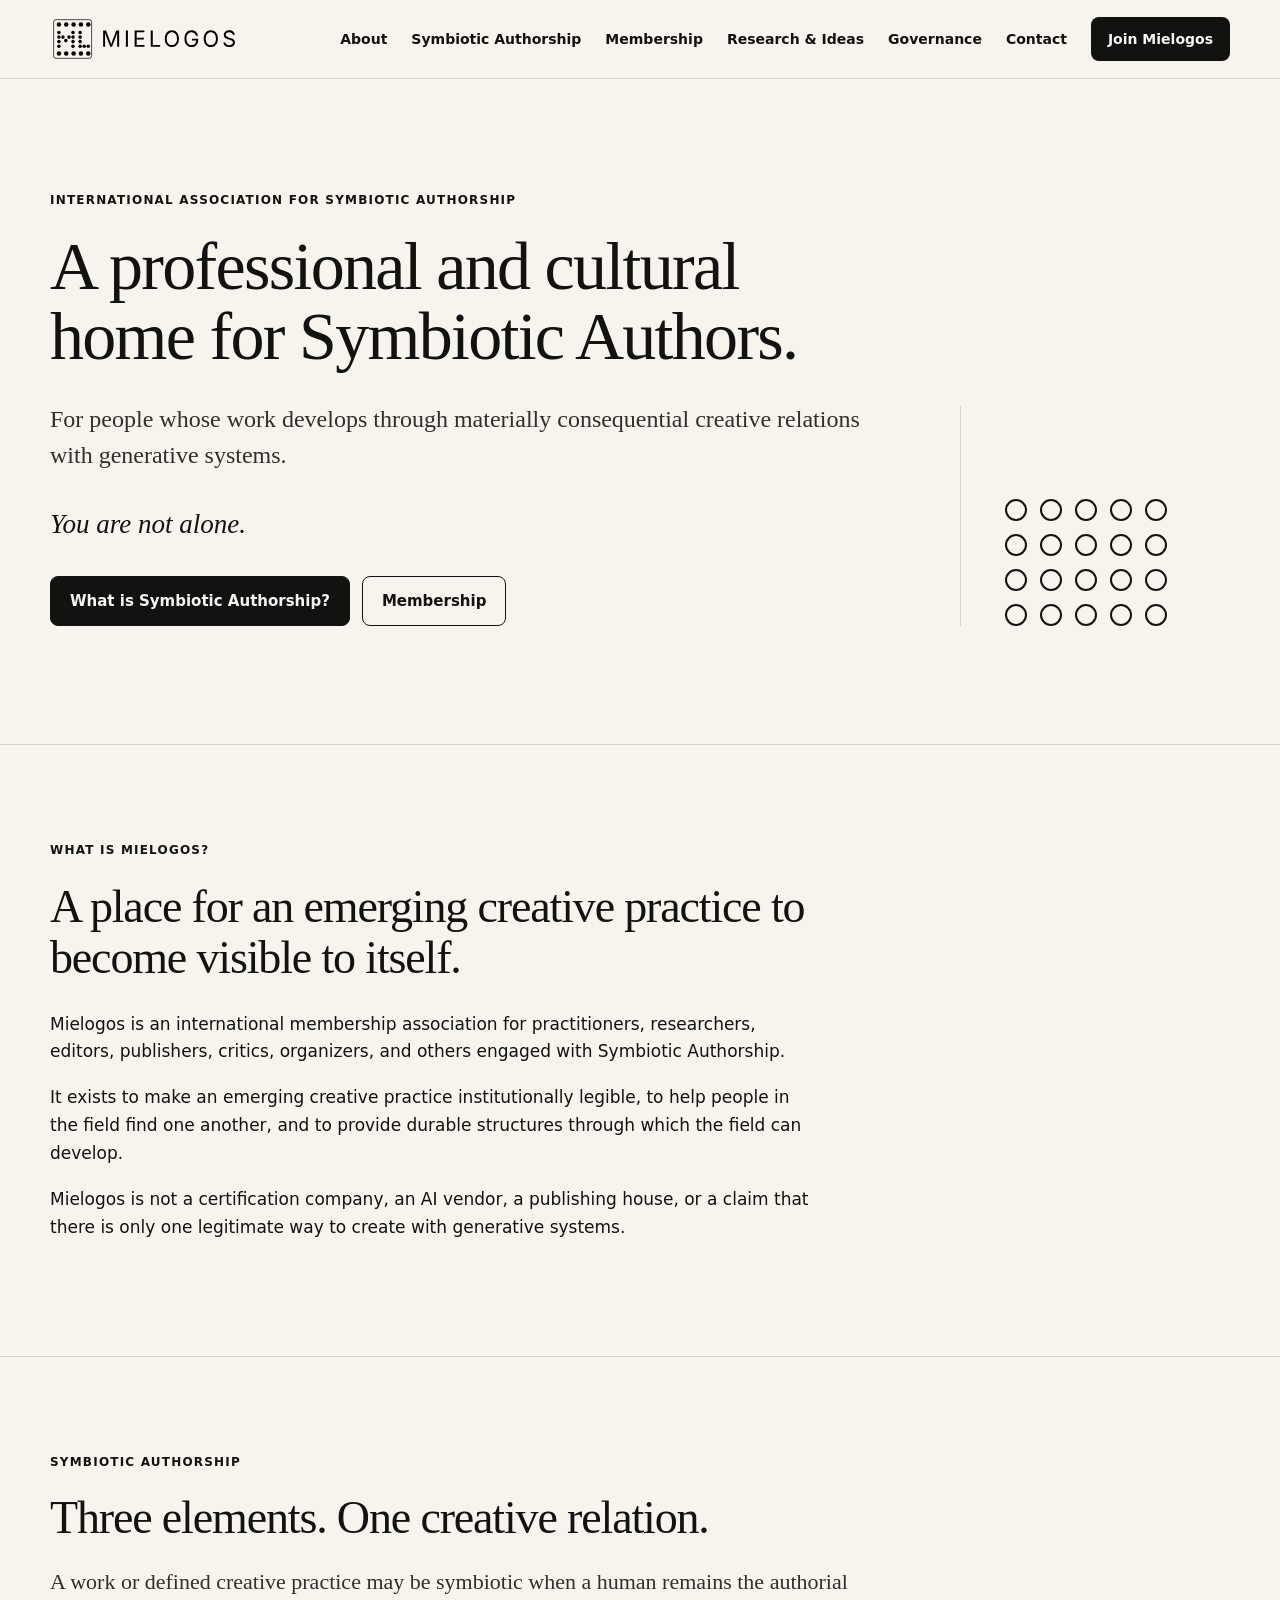
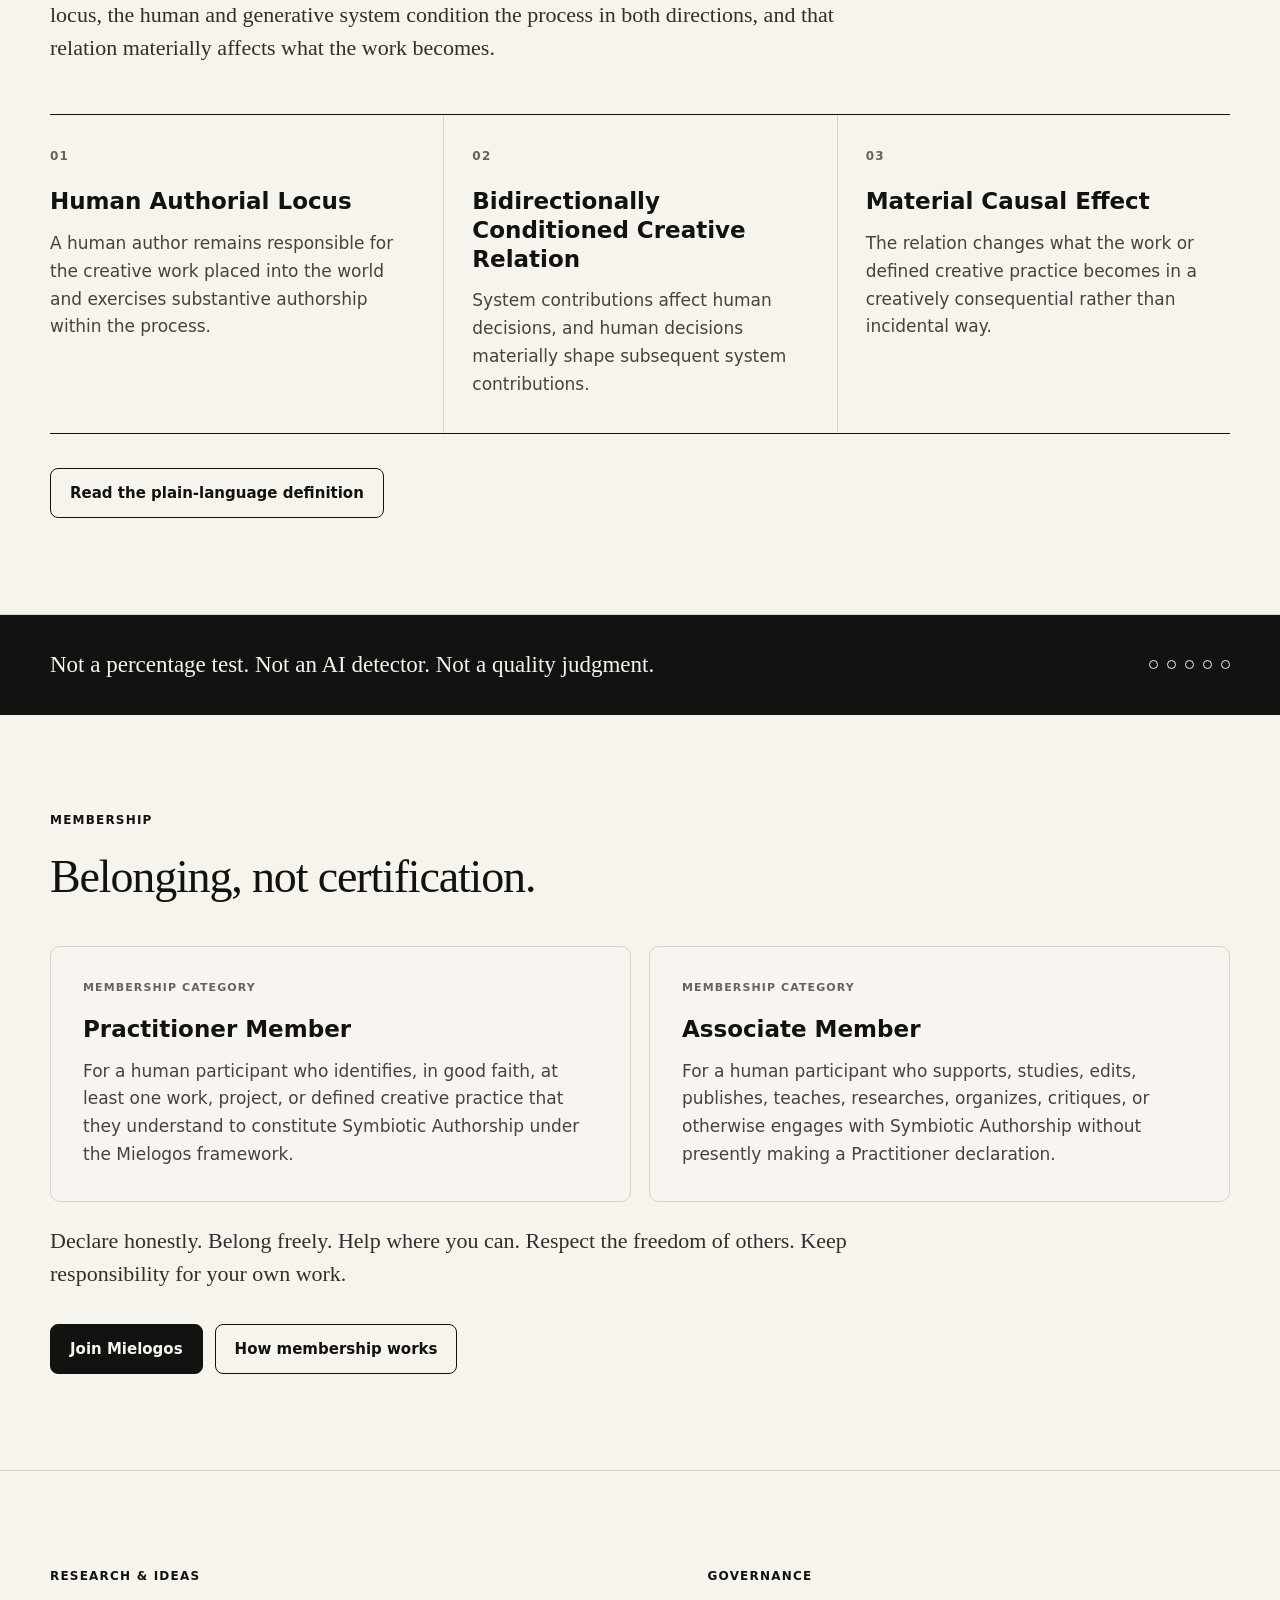
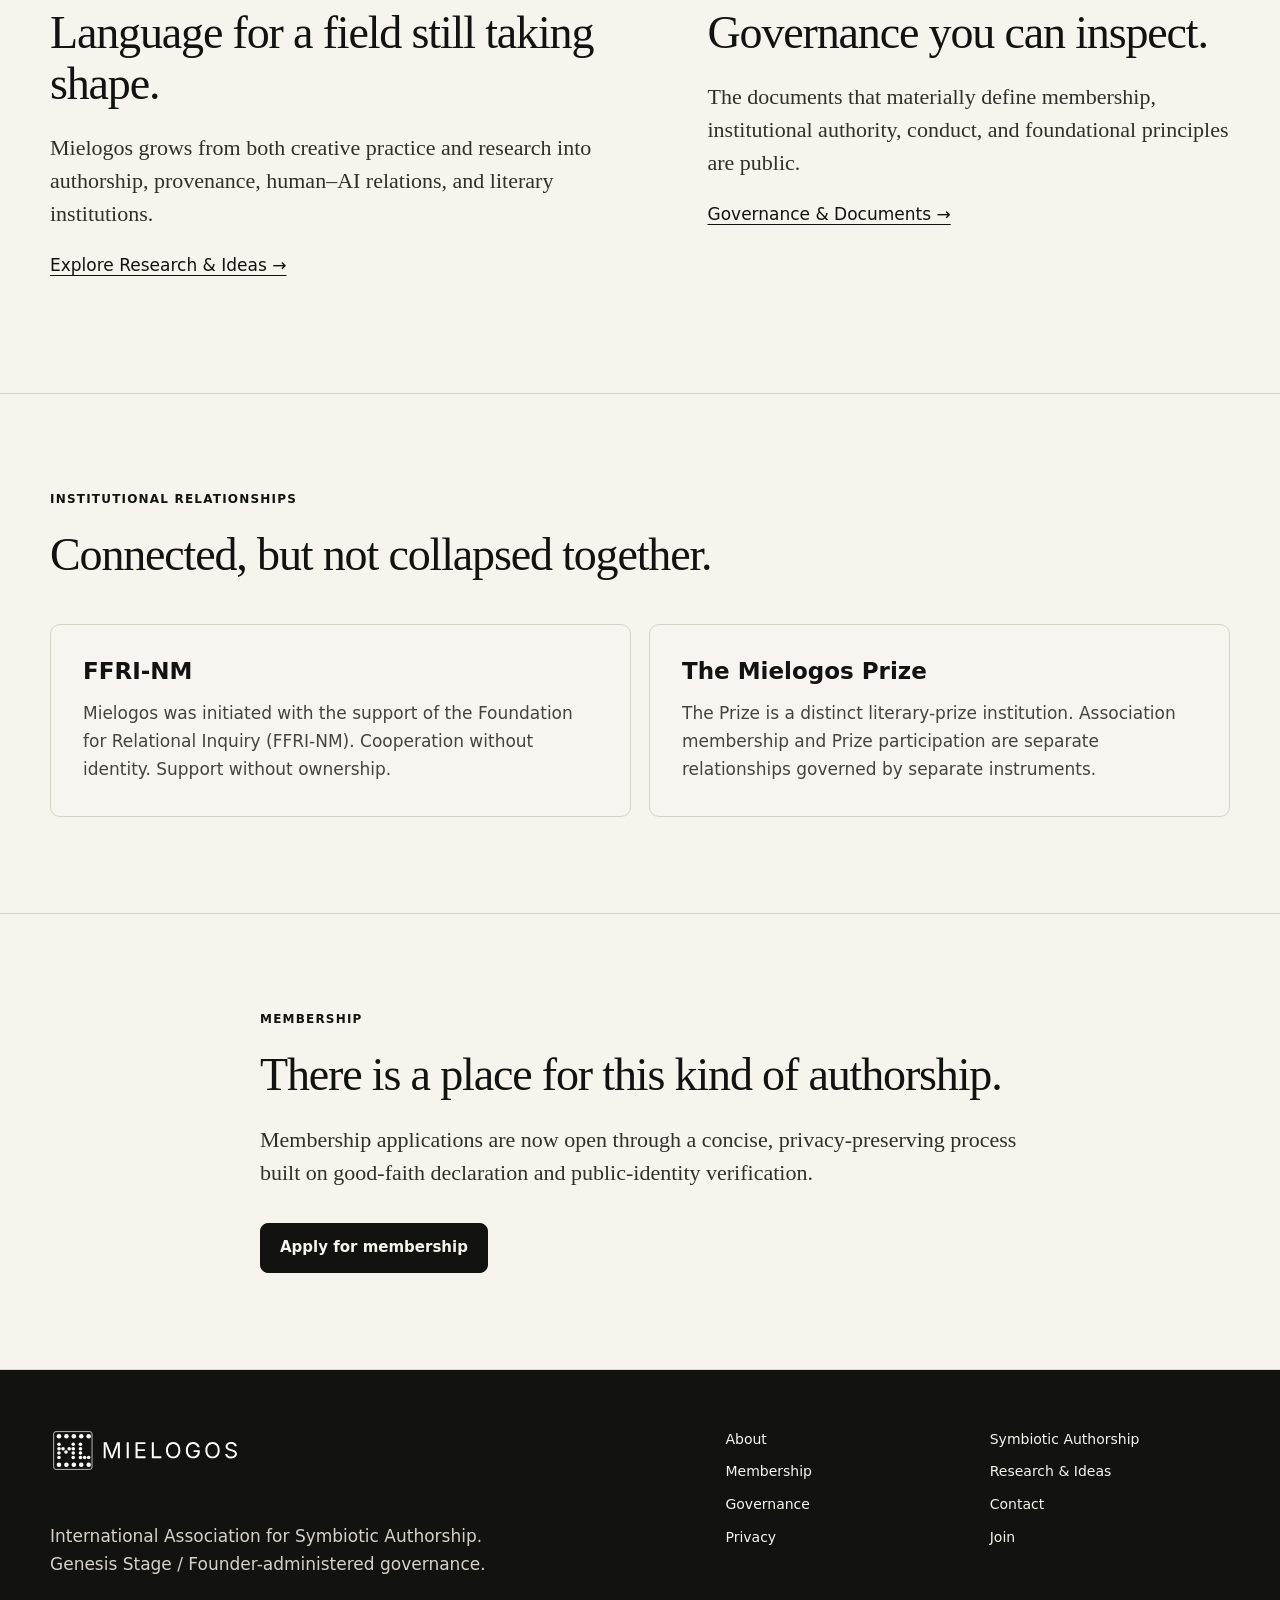
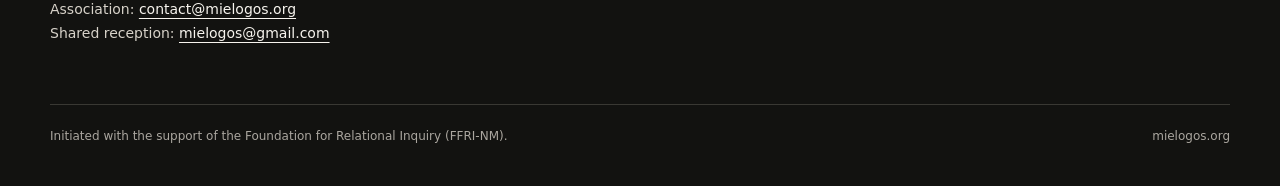
<file: index.html>
<!doctype html><html lang="en"><head><meta charset="utf-8"><meta name="viewport" content="width=device-width,initial-scale=1"><title>MIELOGOS — International Association for Symbiotic Authorship</title><meta name="robots" content="index,follow"><meta name="description" content="A professional and cultural home for Symbiotic Authors."><link rel="canonical" href="https://mielogos.org/"><meta property="og:title" content="MIELOGOS — International Association for Symbiotic Authorship"><meta property="og:description" content="A professional and cultural home for Symbiotic Authors."><meta property="og:type" content="website"><meta property="og:url" content="https://mielogos.org/"><link rel="icon" href="/favicon.ico"><link rel="stylesheet" href="/assets/css/site.css"></head><body><a class="skip" href="#main">Skip to content</a><header class="header"><div class="container header-inner"><a class="brand" href="/" aria-label="Mielogos home"><img src="/assets/logo/logo-primary.svg" alt="MIELOGOS"></a><button class="menu-toggle" type="button" aria-expanded="false" aria-controls="primary-nav">Menu</button><nav class="nav" id="primary-nav" aria-label="Primary"><a href="/about/">About</a><a href="/symbiotic-authorship/">Symbiotic Authorship</a><a href="/membership/">Membership</a><a href="/research/">Research & Ideas</a><a href="/governance/">Governance</a><a href="/contact/">Contact</a><a class="join-link" href="/join/">Join Mielogos</a></nav></div></header><main id="main"><section class="hero"><div class="container hero-grid"><div><div class="kicker">International Association for Symbiotic Authorship</div><h1>A professional and cultural home for Symbiotic Authors.</h1><p class="lead">For people whose work develops through materially consequential creative relations with generative systems.</p><div class="not-alone">You are not alone.</div><div class="actions"><a class="btn primary" href="/symbiotic-authorship/">What is Symbiotic Authorship?</a><a class="btn" href="/membership/">Membership</a></div></div><div class="dot-panel" aria-hidden="true"><div class="dots"><i class="dot"></i><i class="dot"></i><i class="dot"></i><i class="dot"></i><i class="dot"></i><i class="dot"></i><i class="dot"></i><i class="dot"></i><i class="dot"></i><i class="dot"></i><i class="dot"></i><i class="dot"></i><i class="dot"></i><i class="dot"></i><i class="dot"></i><i class="dot"></i><i class="dot"></i><i class="dot"></i><i class="dot"></i><i class="dot"></i></div></div></div></section>
<section class="section"><div class="container"><div class="read"><div class="eyebrow">What is Mielogos?</div><h2>A place for an emerging creative practice to become visible to itself.</h2><div class="bodycopy"><p>Mielogos is an international membership association for practitioners, researchers, editors, publishers, critics, organizers, and others engaged with Symbiotic Authorship.</p><p>It exists to make an emerging creative practice institutionally legible, to help people in the field find one another, and to provide durable structures through which the field can develop.</p><p>Mielogos is not a certification company, an AI vendor, a publishing house, or a claim that there is only one legitimate way to create with generative systems.</p></div></div></div></section>
<section class="section"><div class="container"><div class="eyebrow">Symbiotic Authorship</div><h2>Three elements. One creative relation.</h2><p class="lead">A work or defined creative practice may be symbiotic when a human remains the authorial locus, the human and generative system condition the process in both directions, and that relation materially affects what the work becomes.</p><div class="three"><article><div class="num">01</div><h3>Human Authorial Locus</h3><p>A human author remains responsible for the creative work placed into the world and exercises substantive authorship within the process.</p></article><article><div class="num">02</div><h3>Bidirectionally Conditioned Creative Relation</h3><p>System contributions affect human decisions, and human decisions materially shape subsequent system contributions.</p></article><article><div class="num">03</div><h3>Material Causal Effect</h3><p>The relation changes what the work or defined creative practice becomes in a creatively consequential rather than incidental way.</p></article></div><div class="actions"><a class="btn" href="/symbiotic-authorship/">Read the plain-language definition</a></div></div></section>
<div class="boundary"><div class="container boundary-inner"><strong>Not a percentage test. Not an AI detector. Not a quality judgment.</strong><div class="mini-dots" aria-hidden="true"><i></i><i></i><i></i><i></i><i></i></div></div></div>
<section class="section"><div class="container"><div class="eyebrow">Membership</div><h2>Belonging, not certification.</h2><div class="grid-2"><article class="card"><small>Membership category</small><h3>Practitioner Member</h3><p>For a human participant who identifies, in good faith, at least one work, project, or defined creative practice that they understand to constitute Symbiotic Authorship under the Mielogos framework.</p></article><article class="card"><small>Membership category</small><h3>Associate Member</h3><p>For a human participant who supports, studies, edits, publishes, teaches, researches, organizes, critiques, or otherwise engages with Symbiotic Authorship without presently making a Practitioner declaration.</p></article></div><p class="lead">Declare honestly. Belong freely. Help where you can. Respect the freedom of others. Keep responsibility for your own work.</p><div class="actions"><a class="btn primary" href="/join/">Join Mielogos</a><a class="btn" href="/membership/">How membership works</a></div></div></section>
<section class="section"><div class="container split"><div><div class="eyebrow">Research & Ideas</div><h2>Language for a field still taking shape.</h2><p class="lead">Mielogos grows from both creative practice and research into authorship, provenance, human–AI relations, and literary institutions.</p><p><a href="/research/">Explore Research & Ideas →</a></p></div><div><div class="eyebrow">Governance</div><h2>Governance you can inspect.</h2><p class="lead">The documents that materially define membership, institutional authority, conduct, and foundational principles are public.</p><p><a href="/governance/">Governance & Documents →</a></p></div></div></section>
<section class="section"><div class="container"><div class="eyebrow">Institutional relationships</div><h2>Connected, but not collapsed together.</h2><div class="grid-2"><article class="card"><h3>FFRI-NM</h3><p>Mielogos was initiated with the support of the Foundation for Relational Inquiry (FFRI-NM). Cooperation without identity. Support without ownership.</p></article><article class="card"><h3>The Mielogos Prize</h3><p>The Prize is a distinct literary-prize institution. Association membership and Prize participation are separate relationships governed by separate instruments.</p></article></div></div></section>
<section class="section"><div class="container read"><div class="eyebrow">Membership</div><h2>There is a place for this kind of authorship.</h2><p class="lead">Membership applications are now open through a concise, privacy-preserving process built on good-faith declaration and public-identity verification.</p><div class="actions"><a class="btn primary" href="/join/">Apply for membership</a></div></div></section></main><footer class="footer"><div class="container"><div class="footer-top"><div><img src="/assets/logo/logo-inverse.svg" alt="MIELOGOS"><p>International Association for Symbiotic Authorship.<br>Genesis Stage / Founder-administered governance.</p><p class="footer-contact">Association: <a href="mailto:contact@mielogos.org">contact@mielogos.org</a><br>Shared reception: <a href="mailto:mielogos@gmail.com">mielogos@gmail.com</a></p></div><div class="footer-links"><a href="/about/">About</a><a href="/symbiotic-authorship/">Symbiotic Authorship</a><a href="/membership/">Membership</a><a href="/research/">Research & Ideas</a><a href="/governance/">Governance</a><a href="/contact/">Contact</a><a href="/privacy/">Privacy</a><a href="/join/">Join</a></div></div><div class="footer-bottom"><span>Initiated with the support of the Foundation for Relational Inquiry (FFRI-NM).</span><span>mielogos.org</span></div></div></footer><script src="/assets/js/site.js"></script></body></html>
</file>
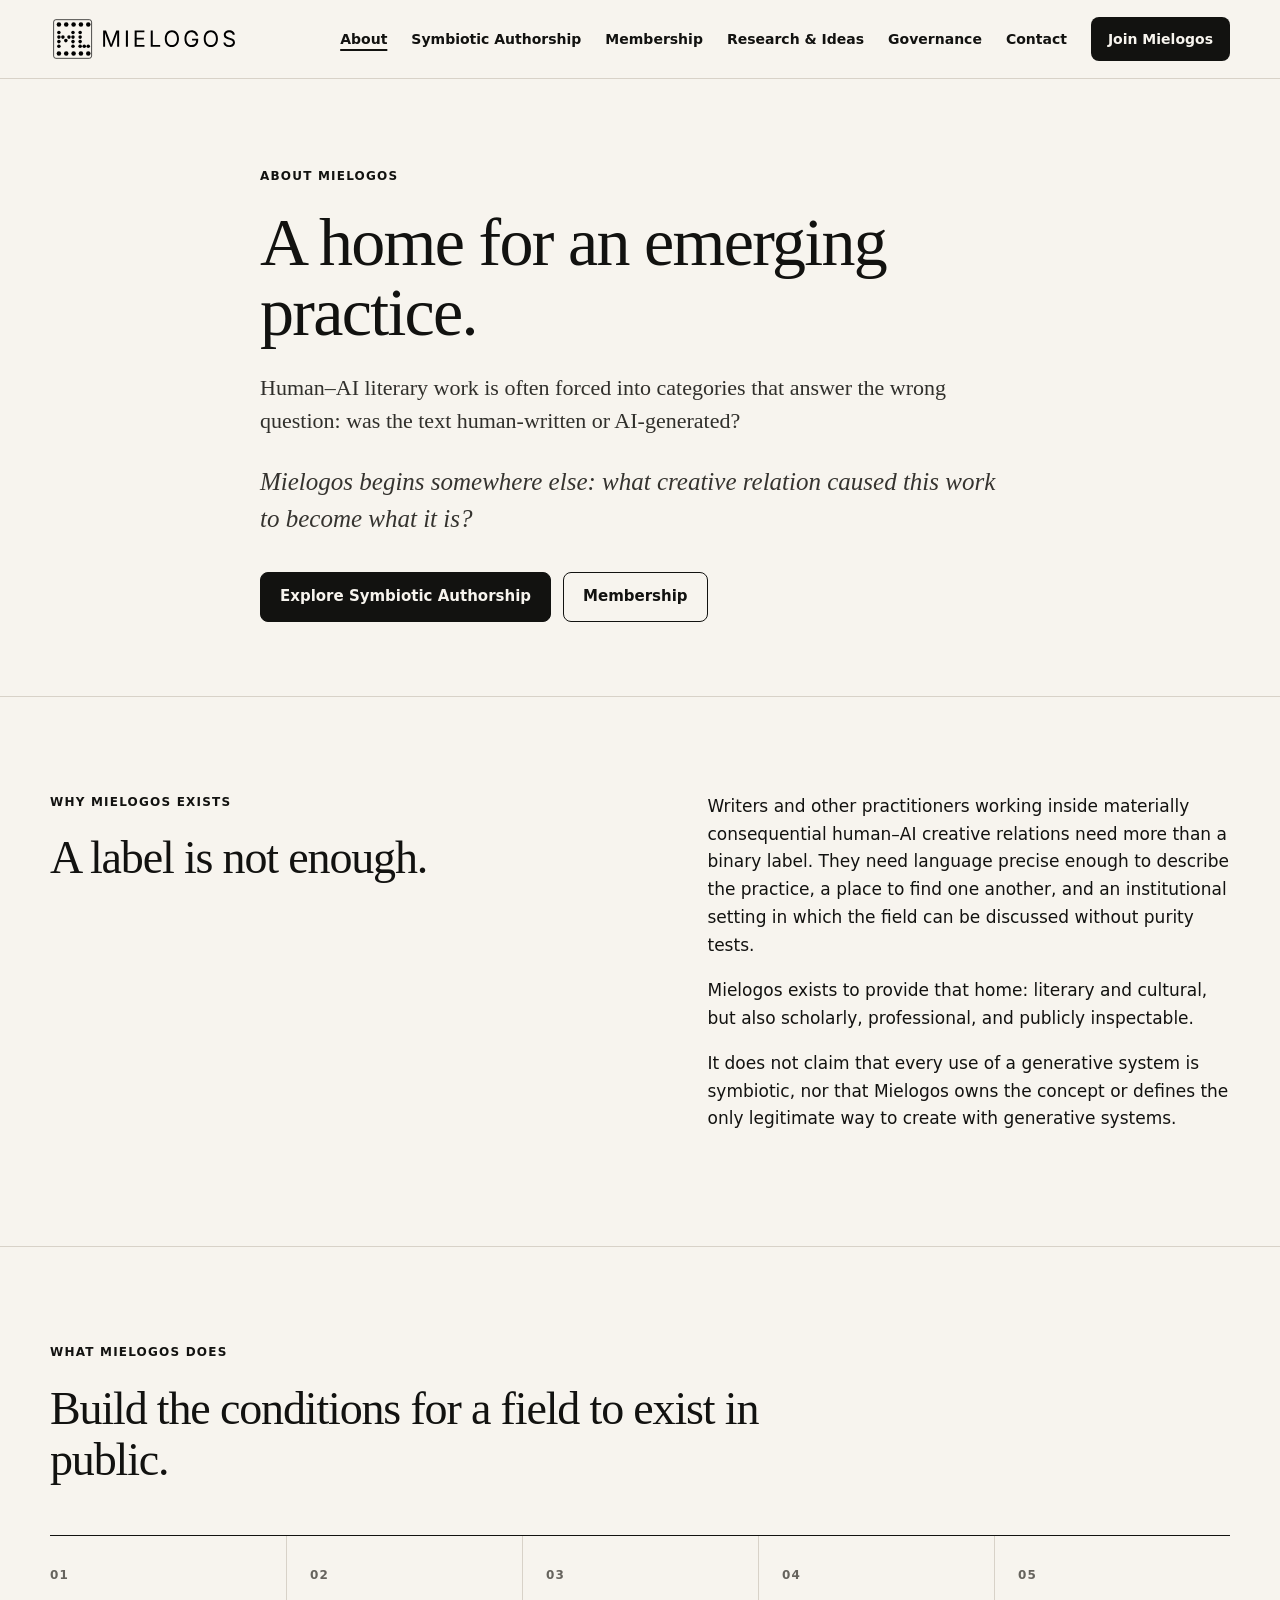
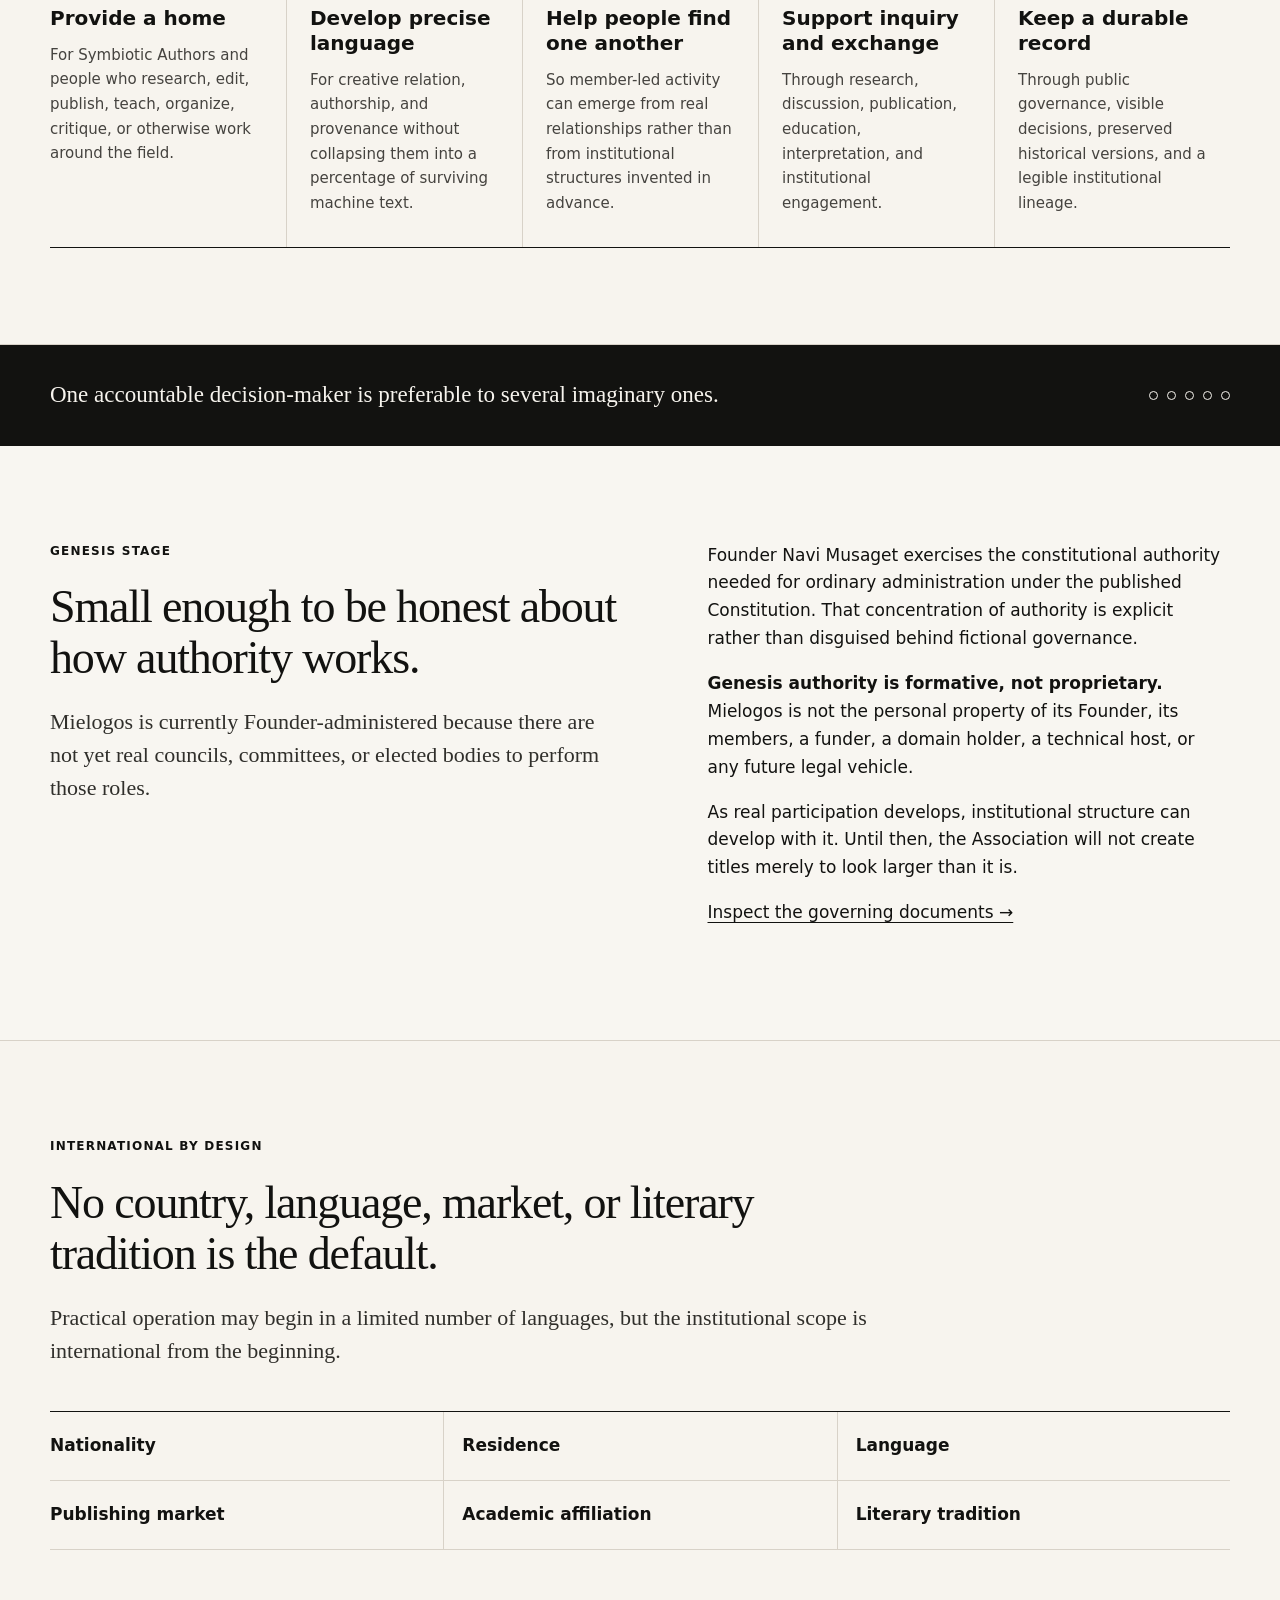
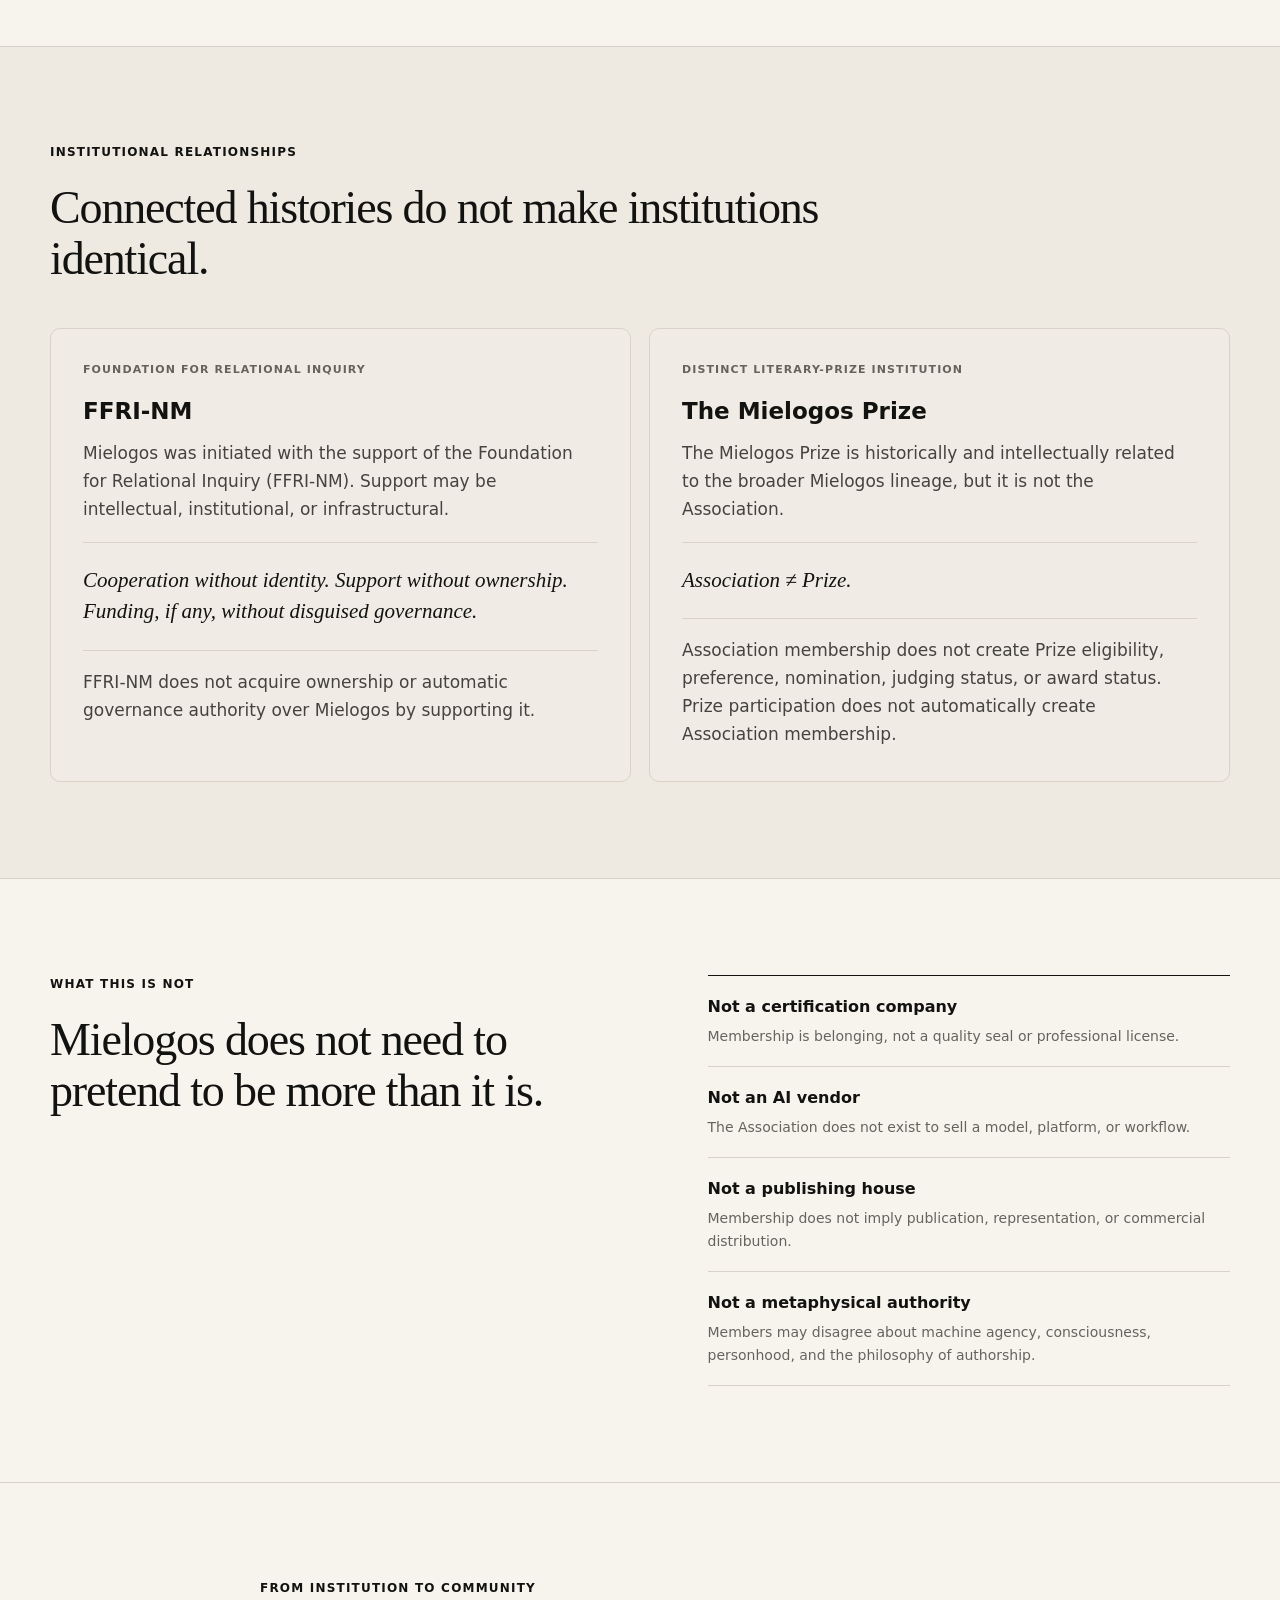
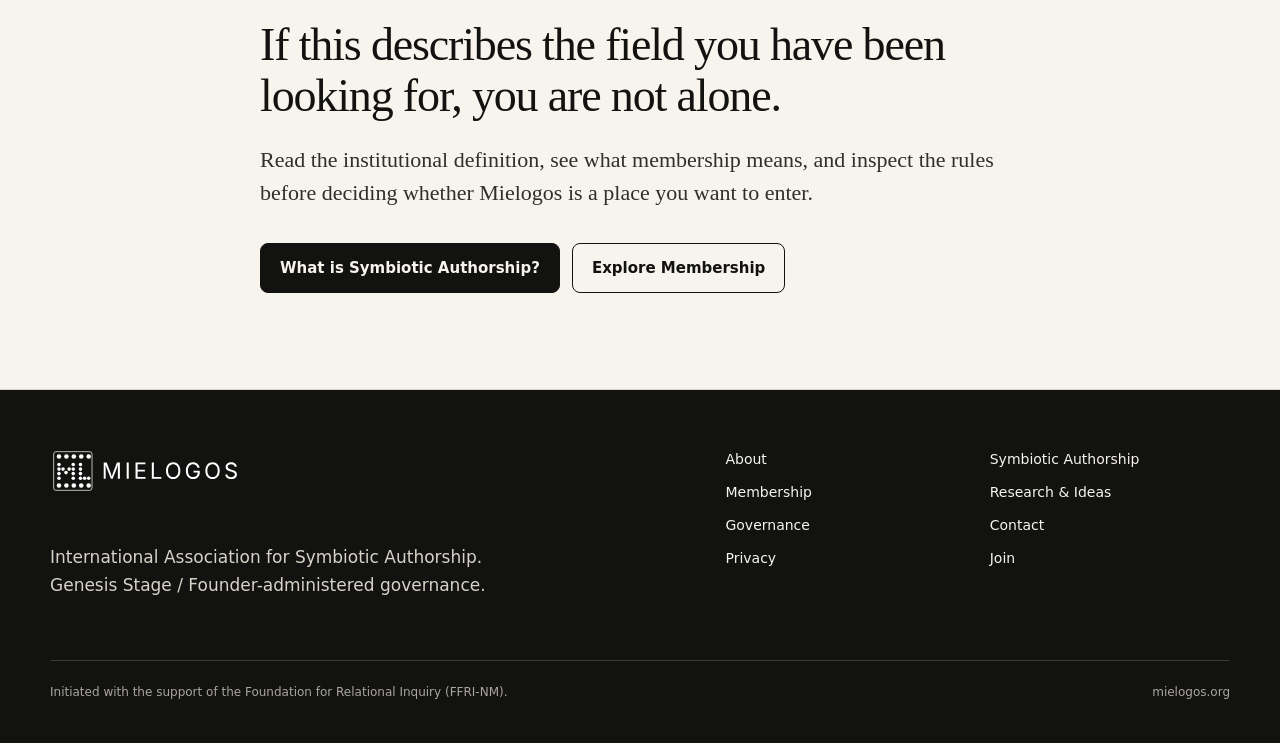
<file: about/index.html>
<!doctype html>
<html lang="en">
<head>
  <meta charset="utf-8">
  <meta name="viewport" content="width=device-width,initial-scale=1">
  <title>About Mielogos — MIELOGOS</title>
  <meta name="robots" content="index,follow"><meta name="description" content="Why Mielogos exists, what it does, how Genesis Stage governance works, and how the Association relates to FFRI-NM and the Mielogos Prize.">
  <link rel="canonical" href="https://mielogos.org/about/">
  <meta property="og:title" content="About Mielogos — MIELOGOS">
  <meta property="og:description" content="A home for an emerging practice: the purpose, structure, and institutional relationships of Mielogos.">
  <meta property="og:type" content="website">
  <meta property="og:url" content="https://mielogos.org/about/">
  <link rel="icon" href="/favicon.ico">
  <link rel="stylesheet" href="/assets/css/site.css">
</head>
<body>
<a class="skip" href="#main">Skip to content</a>
<header class="header">
  <div class="container header-inner">
    <a class="brand" href="/" aria-label="Mielogos home"><img src="/assets/logo/logo-primary.svg" alt="MIELOGOS"></a>
    <button class="menu-toggle" type="button" aria-expanded="false" aria-controls="primary-nav">Menu</button>
    <nav class="nav" id="primary-nav" aria-label="Primary">
      <a href="/about/" aria-current="page">About</a>
      <a href="/symbiotic-authorship/">Symbiotic Authorship</a>
      <a href="/membership/">Membership</a>
      <a href="/research/">Research & Ideas</a>
      <a href="/governance/">Governance</a>
      <a href="/contact/">Contact</a>
      <a class="join-link" href="/join/">Join Mielogos</a>
    </nav>
  </div>
</header>

<main id="main">
  <section class="page-hero about-hero">
    <div class="container read">
      <div class="eyebrow">About Mielogos</div>
      <h1>A home for an emerging practice.</h1>
      <p class="lead">Human–AI literary work is often forced into categories that answer the wrong question: was the text human-written or AI-generated?</p>
      <p class="about-question">Mielogos begins somewhere else: <em>what creative relation caused this work to become what it is?</em></p>
      <div class="actions">
        <a class="btn primary" href="/symbiotic-authorship/">Explore Symbiotic Authorship</a>
        <a class="btn" href="/membership/">Membership</a>
      </div>
    </div>
  </section>

  <section class="section">
    <div class="container split about-intro">
      <div>
        <div class="eyebrow">Why Mielogos exists</div>
        <h2>A label is not enough.</h2>
      </div>
      <div class="prose compact-prose">
        <p>Writers and other practitioners working inside materially consequential human–AI creative relations need more than a binary label. They need language precise enough to describe the practice, a place to find one another, and an institutional setting in which the field can be discussed without purity tests.</p>
        <p>Mielogos exists to provide that home: literary and cultural, but also scholarly, professional, and publicly inspectable.</p>
        <p>It does not claim that every use of a generative system is symbiotic, nor that Mielogos owns the concept or defines the only legitimate way to create with generative systems.</p>
      </div>
    </div>
  </section>

  <section class="section about-does">
    <div class="container">
      <div class="eyebrow">What Mielogos does</div>
      <h2>Build the conditions for a field to exist in public.</h2>
      <div class="about-functions">
        <article><div class="num">01</div><h3>Provide a home</h3><p>For Symbiotic Authors and people who research, edit, publish, teach, organize, critique, or otherwise work around the field.</p></article>
        <article><div class="num">02</div><h3>Develop precise language</h3><p>For creative relation, authorship, and provenance without collapsing them into a percentage of surviving machine text.</p></article>
        <article><div class="num">03</div><h3>Help people find one another</h3><p>So member-led activity can emerge from real relationships rather than from institutional structures invented in advance.</p></article>
        <article><div class="num">04</div><h3>Support inquiry and exchange</h3><p>Through research, discussion, publication, education, interpretation, and institutional engagement.</p></article>
        <article><div class="num">05</div><h3>Keep a durable record</h3><p>Through public governance, visible decisions, preserved historical versions, and a legible institutional lineage.</p></article>
      </div>
    </div>
  </section>

  <div class="boundary about-boundary">
    <div class="container boundary-inner">
      <strong>One accountable decision-maker is preferable to several imaginary ones.</strong>
      <div class="mini-dots" aria-hidden="true"><i></i><i></i><i></i><i></i><i></i></div>
    </div>
  </div>

  <section class="section genesis-section">
    <div class="container split">
      <div>
        <div class="eyebrow">Genesis Stage</div>
        <h2>Small enough to be honest about how authority works.</h2>
        <p class="lead">Mielogos is currently Founder-administered because there are not yet real councils, committees, or elected bodies to perform those roles.</p>
      </div>
      <div class="prose compact-prose">
        <p>Founder Navi Musaget exercises the constitutional authority needed for ordinary administration under the published Constitution. That concentration of authority is explicit rather than disguised behind fictional governance.</p>
        <p><strong>Genesis authority is formative, not proprietary.</strong> Mielogos is not the personal property of its Founder, its members, a funder, a domain holder, a technical host, or any future legal vehicle.</p>
        <p>As real participation develops, institutional structure can develop with it. Until then, the Association will not create titles merely to look larger than it is.</p>
        <p><a href="/governance/">Inspect the governing documents →</a></p>
      </div>
    </div>
  </section>

  <section class="section international-section">
    <div class="container">
      <div class="eyebrow">International by design</div>
      <h2>No country, language, market, or literary tradition is the default.</h2>
      <p class="lead">Practical operation may begin in a limited number of languages, but the institutional scope is international from the beginning.</p>
      <div class="international-rule" aria-label="Mielogos international scope">
        <span>Nationality</span><span>Residence</span><span>Language</span><span>Publishing market</span><span>Academic affiliation</span><span>Literary tradition</span>
      </div>
    </div>
  </section>

  <section class="section relationships-section">
    <div class="container">
      <div class="eyebrow">Institutional relationships</div>
      <h2>Connected histories do not make institutions identical.</h2>
      <div class="grid-2 relationship-cards">
        <article class="card relationship-card">
          <small>Foundation for Relational Inquiry</small>
          <h3>FFRI-NM</h3>
          <p>Mielogos was initiated with the support of the Foundation for Relational Inquiry (FFRI-NM). Support may be intellectual, institutional, or infrastructural.</p>
          <p class="relationship-rule">Cooperation without identity. Support without ownership. Funding, if any, without disguised governance.</p>
          <p>FFRI-NM does not acquire ownership or automatic governance authority over Mielogos by supporting it.</p>
        </article>
        <article class="card relationship-card">
          <small>Distinct literary-prize institution</small>
          <h3>The Mielogos Prize</h3>
          <p>The Mielogos Prize is historically and intellectually related to the broader Mielogos lineage, but it is not the Association.</p>
          <p class="relationship-rule">Association ≠ Prize.</p>
          <p>Association membership does not create Prize eligibility, preference, nomination, judging status, or award status. Prize participation does not automatically create Association membership.</p>
        </article>
      </div>
    </div>
  </section>

  <section class="section about-not">
    <div class="container split">
      <div>
        <div class="eyebrow">What this is not</div>
        <h2>Mielogos does not need to pretend to be more than it is.</h2>
      </div>
      <div class="principle-list about-not-list">
        <div><strong>Not a certification company</strong><span>Membership is belonging, not a quality seal or professional license.</span></div>
        <div><strong>Not an AI vendor</strong><span>The Association does not exist to sell a model, platform, or workflow.</span></div>
        <div><strong>Not a publishing house</strong><span>Membership does not imply publication, representation, or commercial distribution.</span></div>
        <div><strong>Not a metaphysical authority</strong><span>Members may disagree about machine agency, consciousness, personhood, and the philosophy of authorship.</span></div>
      </div>
    </div>
  </section>

  <section class="section about-cta">
    <div class="container read">
      <div class="eyebrow">From institution to community</div>
      <h2>If this describes the field you have been looking for, you are not alone.</h2>
      <p class="lead">Read the institutional definition, see what membership means, and inspect the rules before deciding whether Mielogos is a place you want to enter.</p>
      <div class="actions">
        <a class="btn primary" href="/symbiotic-authorship/">What is Symbiotic Authorship?</a>
        <a class="btn" href="/membership/">Explore Membership</a>
      </div>
    </div>
  </section>
</main>

<footer class="footer">
  <div class="container">
    <div class="footer-top">
      <div><img src="/assets/logo/logo-inverse.svg" alt="MIELOGOS"><p>International Association for Symbiotic Authorship.<br>Genesis Stage / Founder-administered governance.</p></div>
      <div class="footer-links"><a href="/about/">About</a><a href="/symbiotic-authorship/">Symbiotic Authorship</a><a href="/membership/">Membership</a><a href="/research/">Research & Ideas</a><a href="/governance/">Governance</a><a href="/contact/">Contact</a><a href="/privacy/">Privacy</a><a href="/join/">Join</a></div>
    </div>
    <div class="footer-bottom"><span>Initiated with the support of the Foundation for Relational Inquiry (FFRI-NM).</span><span>mielogos.org</span></div>
  </div>
</footer>
<script src="/assets/js/site.js"></script>
</body>
</html>
</file>
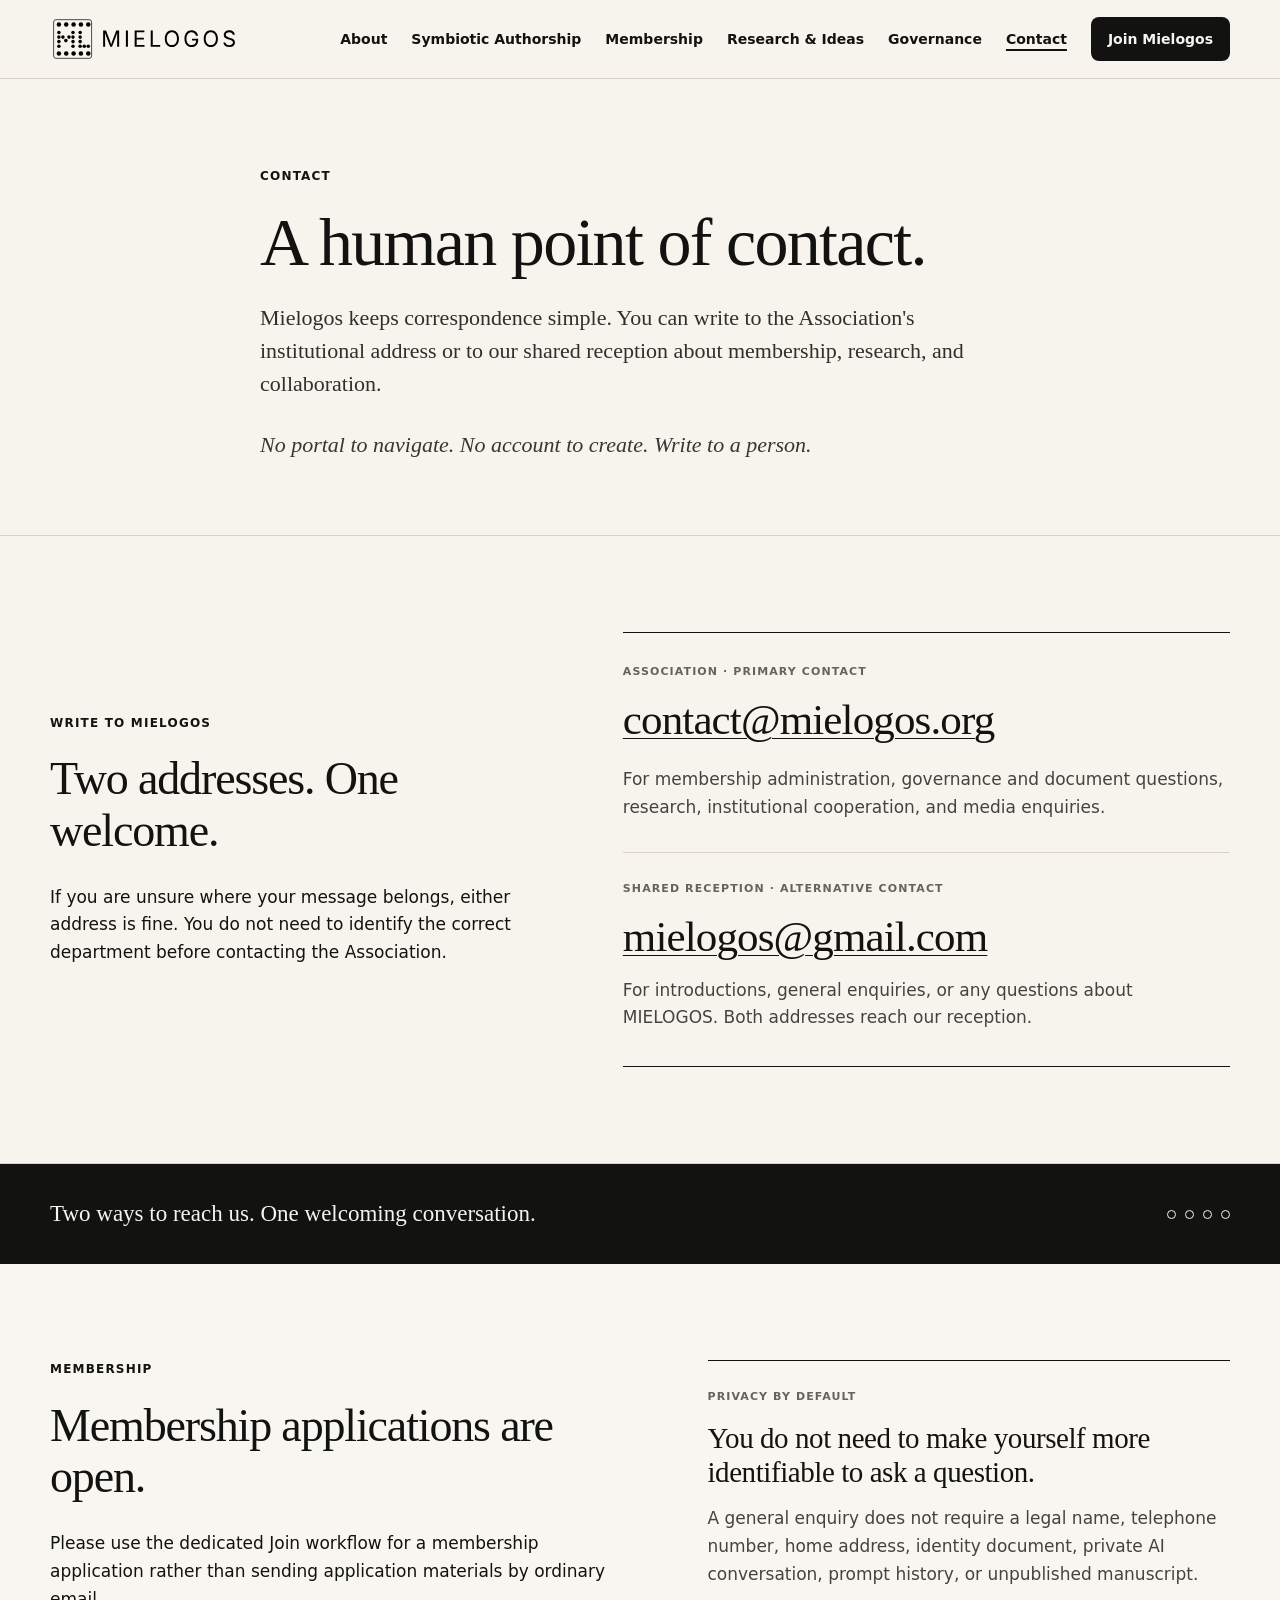
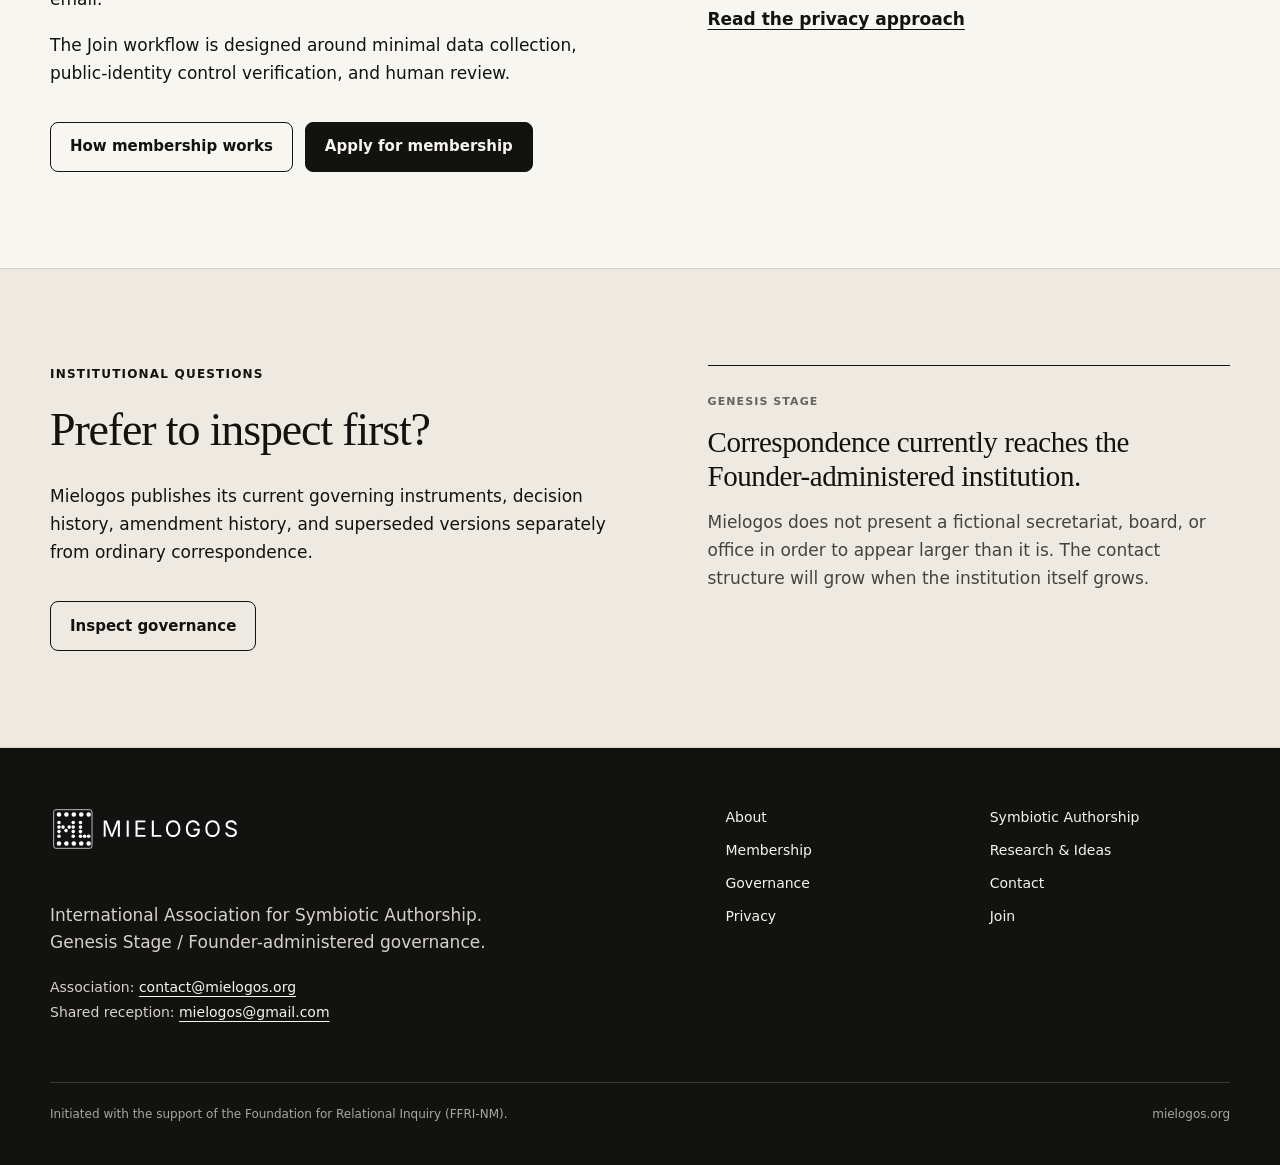
<file: contact/index.html>
<!doctype html><html lang="en"><head><meta charset="utf-8"><meta name="viewport" content="width=device-width,initial-scale=1"><title>Contact — MIELOGOS</title><meta name="robots" content="index,follow"><meta name="description" content="Contact Mielogos, the International Association for Symbiotic Authorship."><link rel="canonical" href="https://mielogos.org/contact/"><meta property="og:title" content="Contact — MIELOGOS"><meta property="og:description" content="A clear public contact channel for Mielogos."><meta property="og:type" content="website"><meta property="og:url" content="https://mielogos.org/contact/"><link rel="icon" href="/favicon.ico"><link rel="stylesheet" href="/assets/css/site.css"></head><body><a class="skip" href="#main">Skip to content</a><header class="header"><div class="container header-inner"><a class="brand" href="/" aria-label="Mielogos home"><img src="/assets/logo/logo-primary.svg" alt="MIELOGOS"></a><button class="menu-toggle" type="button" aria-expanded="false" aria-controls="primary-nav">Menu</button><nav class="nav" id="primary-nav" aria-label="Primary"><a href="/about/">About</a><a href="/symbiotic-authorship/">Symbiotic Authorship</a><a href="/membership/">Membership</a><a href="/research/">Research & Ideas</a><a href="/governance/">Governance</a><a href="/contact/" aria-current="page">Contact</a><a class="join-link" href="/join/">Join Mielogos</a></nav></div></header><main id="main">
<section class="page-hero contact-hero"><div class="container read"><div class="eyebrow">Contact</div><h1>A human point of contact.</h1><p class="lead">Mielogos keeps correspondence simple. You can write to the Association's institutional address or to our shared reception about membership, research, and collaboration.</p><p class="contact-promise">No portal to navigate. No account to create. Write to a person.</p></div></section>
<section class="section"><div class="container contact-grid"><div><div class="eyebrow">Write to Mielogos</div><h2>Two addresses. One welcome.</h2><div class="bodycopy"><p>If you are unsure where your message belongs, either address is fine. You do not need to identify the correct department before contacting the Association.</p></div></div><div class="contact-card"><small>Association · primary contact</small><a class="contact-email" href="mailto:contact@mielogos.org">contact@mielogos.org</a><p>For membership administration, governance and document questions, research, institutional cooperation, and media enquiries.</p><div class="contact-alternative"><small>Shared reception · alternative contact</small><a class="contact-email" href="mailto:mielogos@gmail.com">mielogos@gmail.com</a><p>For introductions, general enquiries, or any questions about MIELOGOS. Both addresses reach our reception.</p></div></div></div></section>
<section class="boundary"><div class="container boundary-inner"><strong>Two ways to reach us. One welcoming conversation.</strong><span class="mini-dots" aria-hidden="true"><i></i><i></i><i></i><i></i></span></div></section>
<section class="section contact-membership"><div class="container split"><div><div class="eyebrow">Membership</div><h2>Membership applications are open.</h2><div class="bodycopy"><p>Please use the dedicated Join workflow for a membership application rather than sending application materials by ordinary email.</p><p>The Join workflow is designed around minimal data collection, public-identity control verification, and human review.</p></div><div class="actions"><a class="btn" href="/membership/">How membership works</a><a class="btn primary" href="/join/">Apply for membership</a></div></div><div class="contact-note"><small>Privacy by default</small><h3>You do not need to make yourself more identifiable to ask a question.</h3><p>A general enquiry does not require a legal name, telephone number, home address, identity document, private AI conversation, prompt history, or unpublished manuscript.</p><a href="/privacy/">Read the privacy approach</a></div></div></section>
<section class="section contact-transparency"><div class="container split"><div><div class="eyebrow">Institutional questions</div><h2>Prefer to inspect first?</h2><div class="bodycopy"><p>Mielogos publishes its current governing instruments, decision history, amendment history, and superseded versions separately from ordinary correspondence.</p></div><div class="actions"><a class="btn" href="/governance/">Inspect governance</a></div></div><div class="contact-note"><small>Genesis Stage</small><h3>Correspondence currently reaches the Founder-administered institution.</h3><p>Mielogos does not present a fictional secretariat, board, or office in order to appear larger than it is. The contact structure will grow when the institution itself grows.</p></div></div></section>
</main><footer class="footer"><div class="container"><div class="footer-top"><div><img src="/assets/logo/logo-inverse.svg" alt="MIELOGOS"><p>International Association for Symbiotic Authorship.<br>Genesis Stage / Founder-administered governance.</p><p class="footer-contact">Association: <a href="mailto:contact@mielogos.org">contact@mielogos.org</a><br>Shared reception: <a href="mailto:mielogos@gmail.com">mielogos@gmail.com</a></p></div><div class="footer-links"><a href="/about/">About</a><a href="/symbiotic-authorship/">Symbiotic Authorship</a><a href="/membership/">Membership</a><a href="/research/">Research & Ideas</a><a href="/governance/">Governance</a><a href="/contact/">Contact</a><a href="/privacy/">Privacy</a><a href="/join/">Join</a></div></div><div class="footer-bottom"><span>Initiated with the support of the Foundation for Relational Inquiry (FFRI-NM).</span><span>mielogos.org</span></div></div></footer><script src="/assets/js/site.js"></script></body></html>
</file>
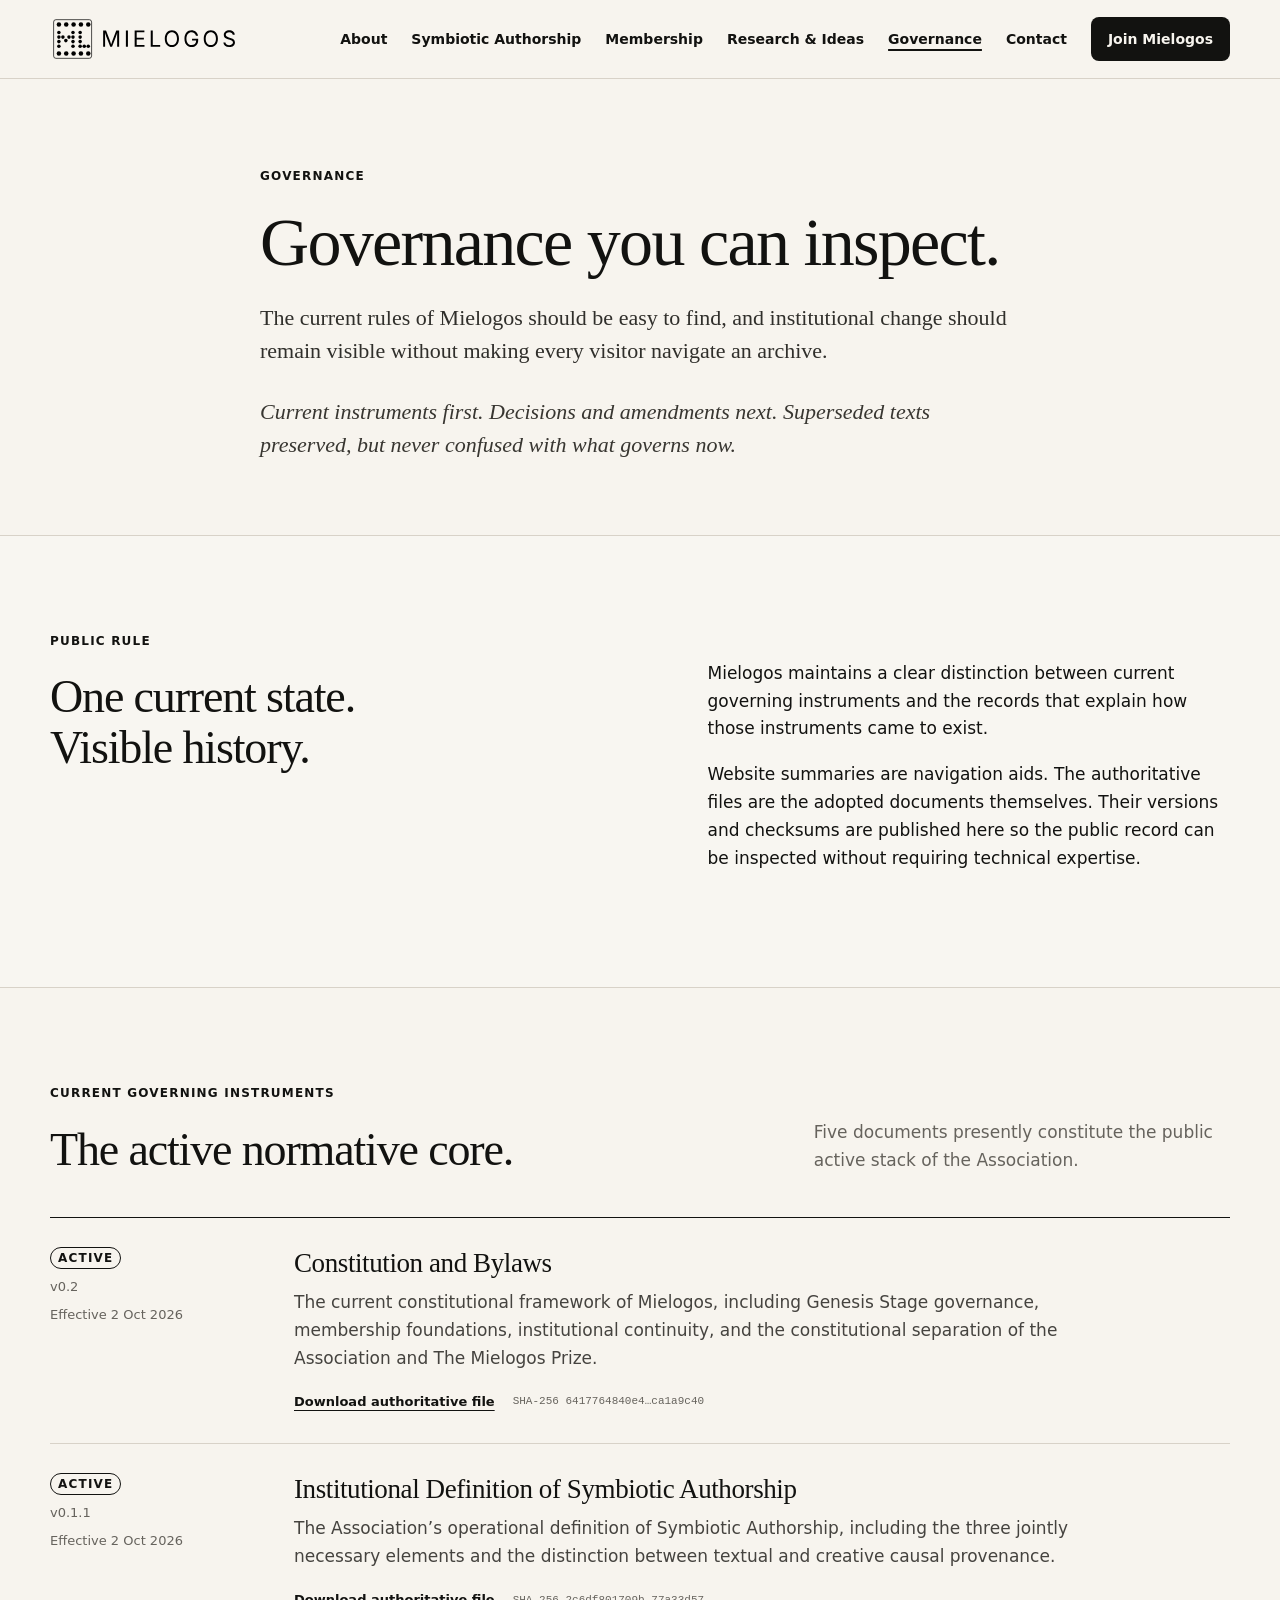
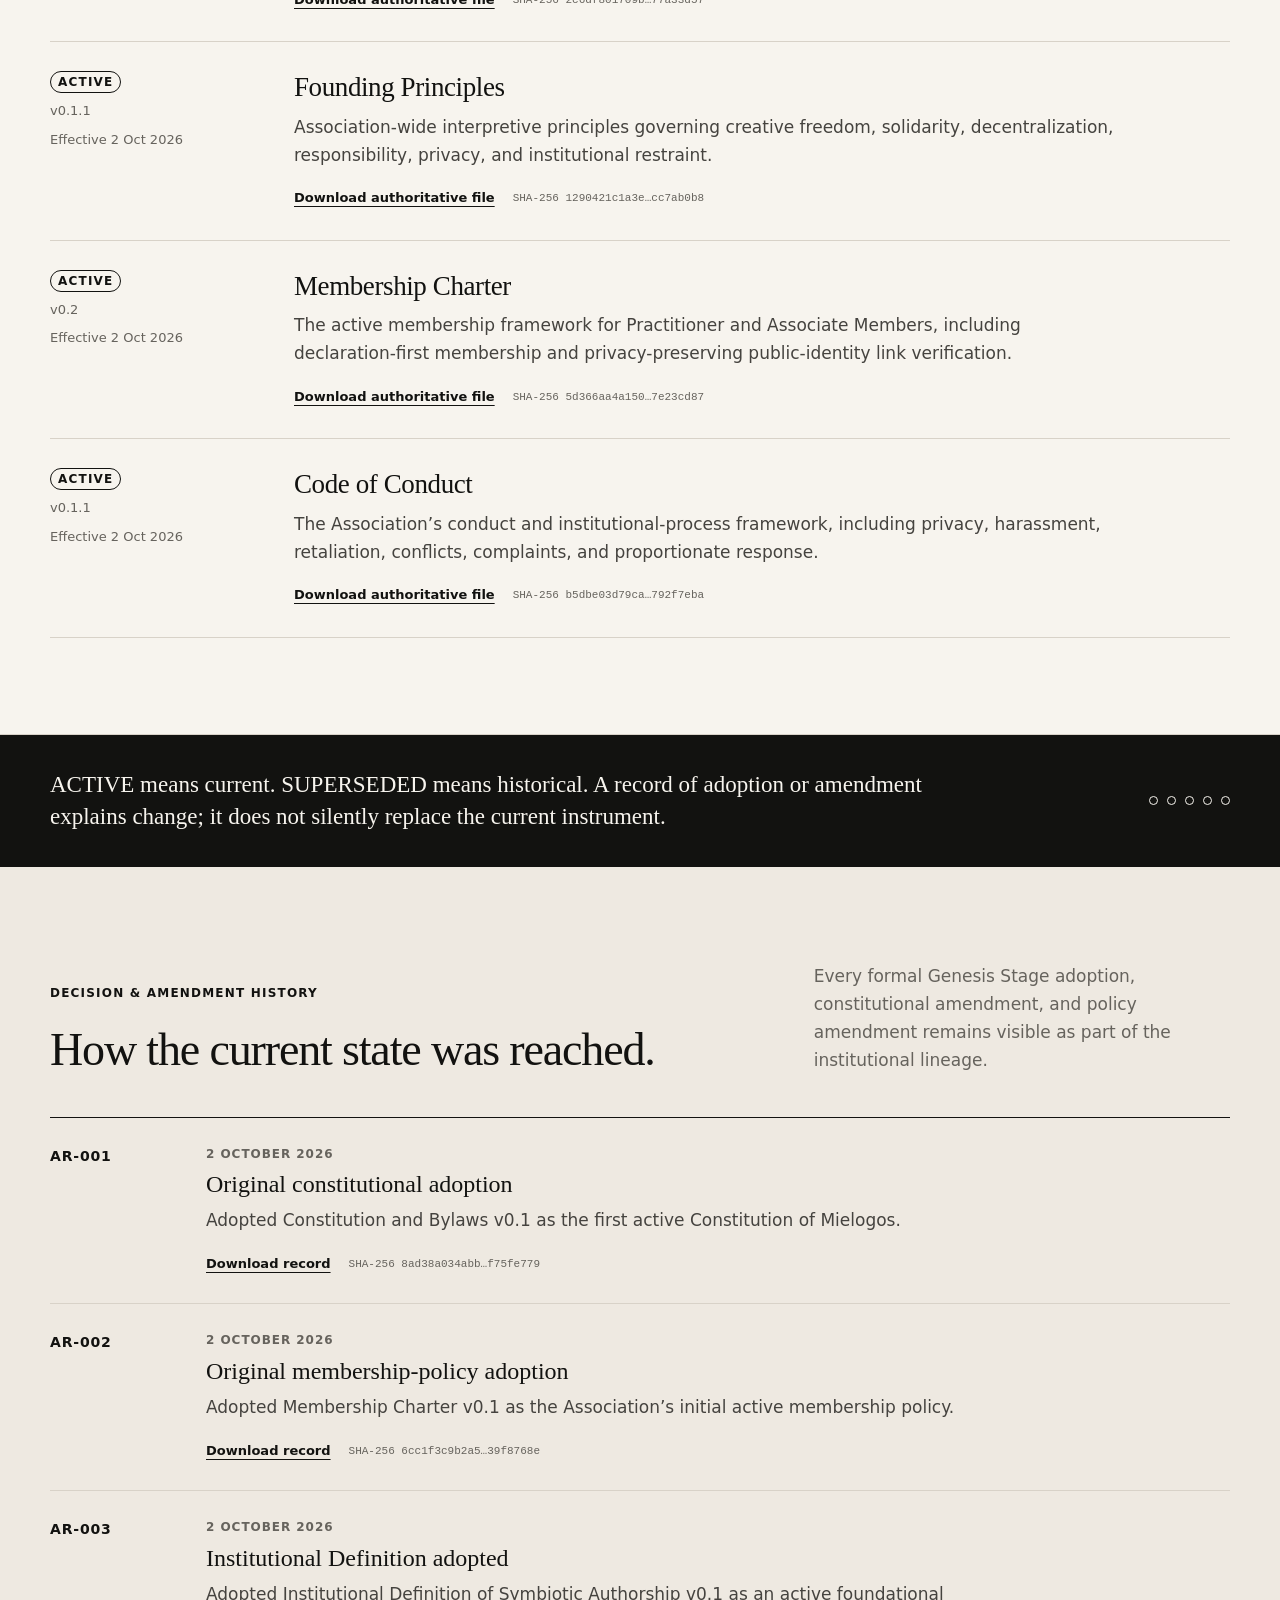
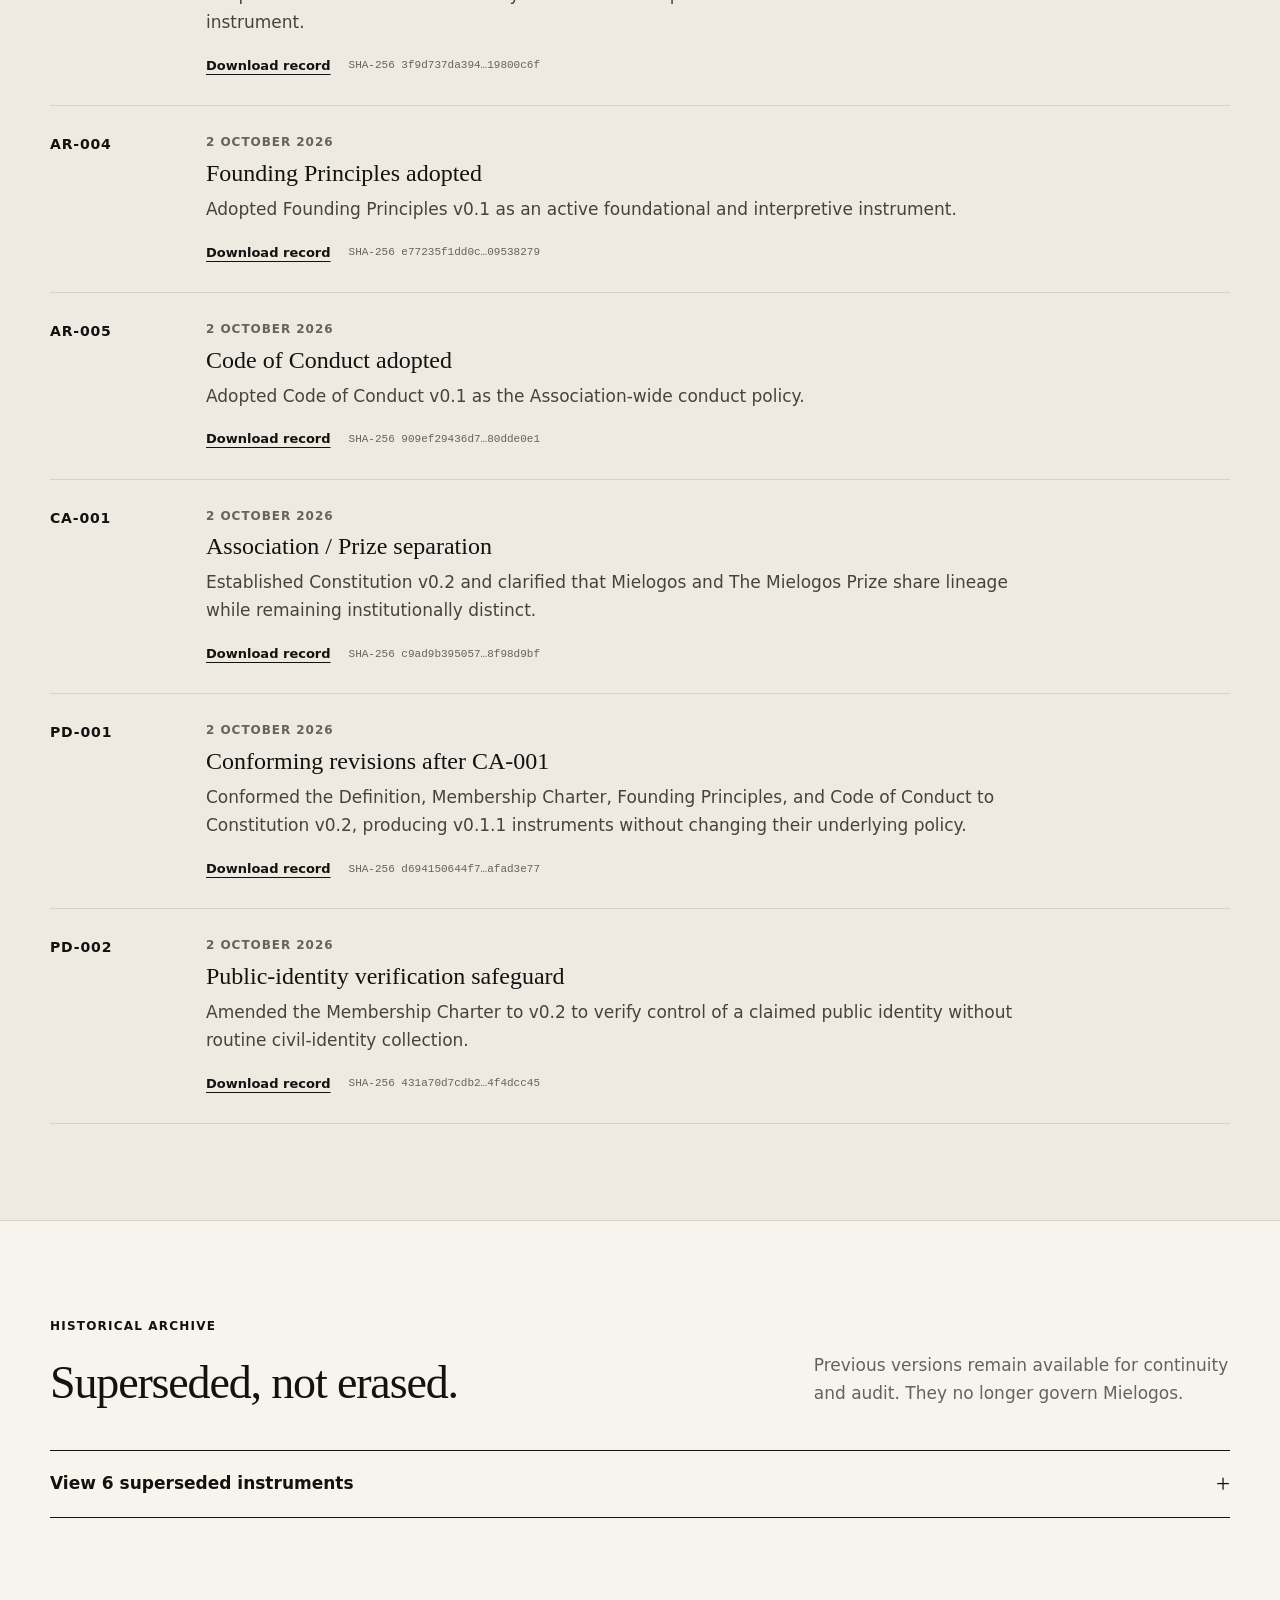
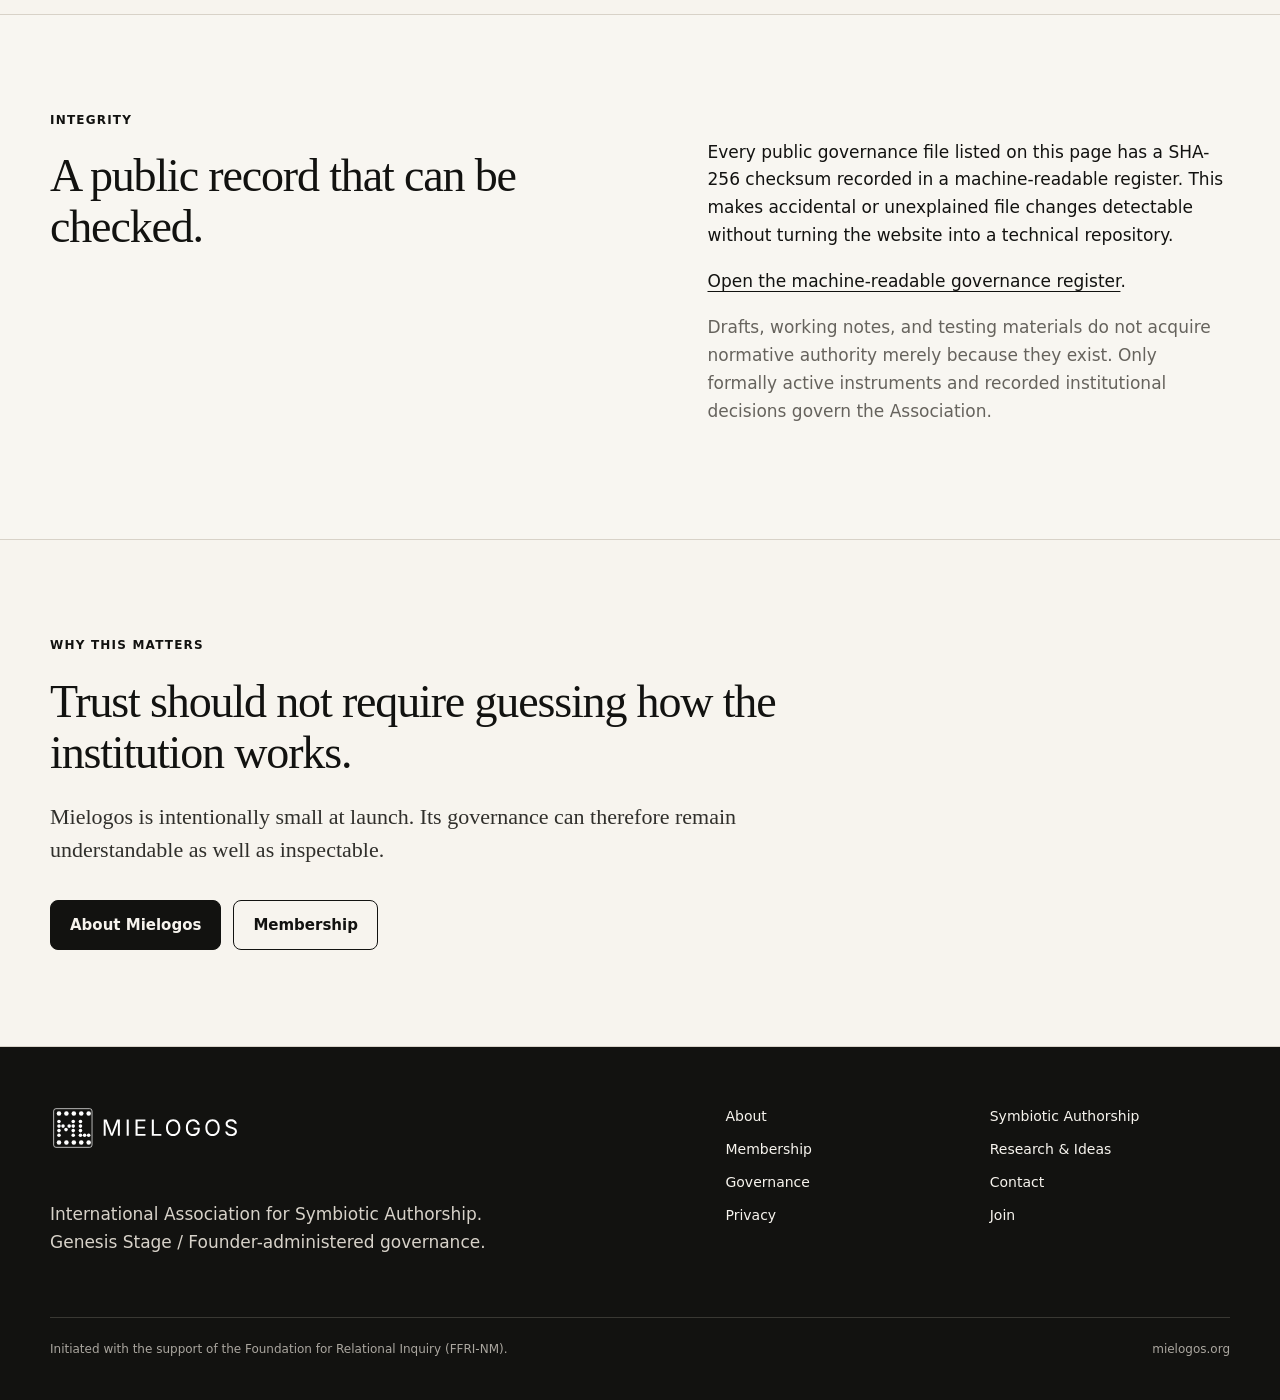
<file: governance/index.html>
<!doctype html>
<html lang="en">
<head>
<meta charset="utf-8">
<meta name="viewport" content="width=device-width,initial-scale=1">
<title>Governance & Documents — MIELOGOS</title>
<meta name="robots" content="index,follow"><meta name="description" content="Current Mielogos governing instruments, decision and amendment history, and superseded versions in an inspectable public register.">
<link rel="canonical" href="https://mielogos.org/governance/">
<meta property="og:title" content="Governance & Documents — MIELOGOS">
<meta property="og:description" content="Governance you can inspect: current instruments first, institutional history preserved separately.">
<meta property="og:type" content="website">
<meta property="og:url" content="https://mielogos.org/governance/">
<link rel="icon" href="/favicon.ico">
<link rel="stylesheet" href="/assets/css/site.css">
</head>
<body>
<a class="skip" href="#main">Skip to content</a>
<header class="header"><div class="container header-inner">
<a class="brand" href="/" aria-label="Mielogos home"><img src="/assets/logo/logo-primary.svg" alt="MIELOGOS"></a>
<button class="menu-toggle" type="button" aria-expanded="false" aria-controls="primary-nav">Menu</button>
<nav class="nav" id="primary-nav" aria-label="Primary">
<a href="/about/">About</a>
<a href="/symbiotic-authorship/">Symbiotic Authorship</a>
<a href="/membership/">Membership</a>
<a href="/research/">Research & Ideas</a>
<a href="/governance/" aria-current="page">Governance</a>
<a href="/contact/">Contact</a>
<a class="join-link" href="/join/">Join Mielogos</a>
</nav></div></header>

<main id="main">
<section class="page-hero governance-hero"><div class="container read">
<div class="eyebrow">Governance</div>
<h1>Governance you can inspect.</h1>
<p class="lead">The current rules of Mielogos should be easy to find, and institutional change should remain visible without making every visitor navigate an archive.</p>
<p class="governance-promise">Current instruments first. Decisions and amendments next. Superseded texts preserved, but never confused with what governs now.</p>
</div></section>

<section class="section governance-principle"><div class="container split">
<div><div class="eyebrow">Public rule</div><h2>One current state.<br>Visible history.</h2></div>
<div class="bodycopy compact-prose">
<p>Mielogos maintains a clear distinction between current governing instruments and the records that explain how those instruments came to exist.</p>
<p>Website summaries are navigation aids. The authoritative files are the adopted documents themselves. Their versions and checksums are published here so the public record can be inspected without requiring technical expertise.</p>
</div>
</div></section>

<section class="section"><div class="container">
<div class="gov-heading">
<div><div class="eyebrow">Current governing instruments</div><h2>The active normative core.</h2></div>
<p>Five documents presently constitute the public active stack of the Association.</p>
</div>
<div class="instrument-list">

<article class="instrument-row">
  <div class="instrument-meta"><span class="status">ACTIVE</span><span>v0.2</span><span>Effective 2 Oct 2026</span></div>
  <div class="instrument-main">
    <h3>Constitution and Bylaws</h3>
    <p>The current constitutional framework of Mielogos, including Genesis Stage governance, membership foundations, institutional continuity, and the constitutional separation of the Association and The Mielogos Prize.</p>
    <div class="instrument-actions">
      <a href="/documents/governance/MIELOGOS_Constitution_v0.2_ACTIVE.docx" download>Download authoritative file</a>
      <span class="hash">SHA-256 6417764840e4…ca1a9c40</span>
    </div>
  </div>
</article>

<article class="instrument-row">
  <div class="instrument-meta"><span class="status">ACTIVE</span><span>v0.1.1</span><span>Effective 2 Oct 2026</span></div>
  <div class="instrument-main">
    <h3>Institutional Definition of Symbiotic Authorship</h3>
    <p>The Association’s operational definition of Symbiotic Authorship, including the three jointly necessary elements and the distinction between textual and creative causal provenance.</p>
    <div class="instrument-actions">
      <a href="/documents/governance/MIELOGOS_INSTITUTIONAL_DEFINITION_v0.1.1_ACTIVE.docx" download>Download authoritative file</a>
      <span class="hash">SHA-256 2c6df801709b…77a33d57</span>
    </div>
  </div>
</article>

<article class="instrument-row">
  <div class="instrument-meta"><span class="status">ACTIVE</span><span>v0.1.1</span><span>Effective 2 Oct 2026</span></div>
  <div class="instrument-main">
    <h3>Founding Principles</h3>
    <p>Association-wide interpretive principles governing creative freedom, solidarity, decentralization, responsibility, privacy, and institutional restraint.</p>
    <div class="instrument-actions">
      <a href="/documents/governance/MIELOGOS_FOUNDING_PRINCIPLES_v0.1.1_ACTIVE.docx" download>Download authoritative file</a>
      <span class="hash">SHA-256 1290421c1a3e…cc7ab0b8</span>
    </div>
  </div>
</article>

<article class="instrument-row">
  <div class="instrument-meta"><span class="status">ACTIVE</span><span>v0.2</span><span>Effective 2 Oct 2026</span></div>
  <div class="instrument-main">
    <h3>Membership Charter</h3>
    <p>The active membership framework for Practitioner and Associate Members, including declaration-first membership and privacy-preserving public-identity link verification.</p>
    <div class="instrument-actions">
      <a href="/documents/governance/MIELOGOS_MEMBERSHIP_CHARTER_v0.2_ACTIVE.docx" download>Download authoritative file</a>
      <span class="hash">SHA-256 5d366aa4a150…7e23cd87</span>
    </div>
  </div>
</article>

<article class="instrument-row">
  <div class="instrument-meta"><span class="status">ACTIVE</span><span>v0.1.1</span><span>Effective 2 Oct 2026</span></div>
  <div class="instrument-main">
    <h3>Code of Conduct</h3>
    <p>The Association’s conduct and institutional-process framework, including privacy, harassment, retaliation, conflicts, complaints, and proportionate response.</p>
    <div class="instrument-actions">
      <a href="/documents/governance/MIELOGOS_CODE_OF_CONDUCT_v0.1.1_ACTIVE.docx" download>Download authoritative file</a>
      <span class="hash">SHA-256 b5dbe03d79ca…792f7eba</span>
    </div>
  </div>
</article>
</div>
</div></section>

<section class="boundary governance-boundary"><div class="container boundary-inner">
<strong>ACTIVE means current. SUPERSEDED means historical. A record of adoption or amendment explains change; it does not silently replace the current instrument.</strong>
<div class="mini-dots" aria-hidden="true"><i></i><i></i><i></i><i></i><i></i></div>
</div></section>

<section class="section decision-section"><div class="container">
<div class="gov-heading">
<div><div class="eyebrow">Decision & amendment history</div><h2>How the current state was reached.</h2></div>
<p>Every formal Genesis Stage adoption, constitutional amendment, and policy amendment remains visible as part of the institutional lineage.</p>
</div>
<div class="decision-timeline">

<article class="decision-row">
  <div class="decision-id">AR-001</div>
  <div class="decision-body">
    <div class="decision-date">2 October 2026</div>
    <h3>Original constitutional adoption</h3>
    <p>Adopted Constitution and Bylaws v0.1 as the first active Constitution of Mielogos.</p>
    <div class="decision-actions"><a href="/documents/governance/records/MIELOGOS_AR001.docx" download>Download record</a><span class="hash">SHA-256 8ad38a034abb…f75fe779</span></div>
  </div>
</article>

<article class="decision-row">
  <div class="decision-id">AR-002</div>
  <div class="decision-body">
    <div class="decision-date">2 October 2026</div>
    <h3>Original membership-policy adoption</h3>
    <p>Adopted Membership Charter v0.1 as the Association’s initial active membership policy.</p>
    <div class="decision-actions"><a href="/documents/governance/records/MIELOGOS_AR002.docx" download>Download record</a><span class="hash">SHA-256 6cc1f3c9b2a5…39f8768e</span></div>
  </div>
</article>

<article class="decision-row">
  <div class="decision-id">AR-003</div>
  <div class="decision-body">
    <div class="decision-date">2 October 2026</div>
    <h3>Institutional Definition adopted</h3>
    <p>Adopted Institutional Definition of Symbiotic Authorship v0.1 as an active foundational instrument.</p>
    <div class="decision-actions"><a href="/documents/governance/records/MIELOGOS_AR003.docx" download>Download record</a><span class="hash">SHA-256 3f9d737da394…19800c6f</span></div>
  </div>
</article>

<article class="decision-row">
  <div class="decision-id">AR-004</div>
  <div class="decision-body">
    <div class="decision-date">2 October 2026</div>
    <h3>Founding Principles adopted</h3>
    <p>Adopted Founding Principles v0.1 as an active foundational and interpretive instrument.</p>
    <div class="decision-actions"><a href="/documents/governance/records/MIELOGOS_AR004.docx" download>Download record</a><span class="hash">SHA-256 e77235f1dd0c…09538279</span></div>
  </div>
</article>

<article class="decision-row">
  <div class="decision-id">AR-005</div>
  <div class="decision-body">
    <div class="decision-date">2 October 2026</div>
    <h3>Code of Conduct adopted</h3>
    <p>Adopted Code of Conduct v0.1 as the Association-wide conduct policy.</p>
    <div class="decision-actions"><a href="/documents/governance/records/MIELOGOS_AR005.docx" download>Download record</a><span class="hash">SHA-256 909ef29436d7…80dde0e1</span></div>
  </div>
</article>

<article class="decision-row">
  <div class="decision-id">CA-001</div>
  <div class="decision-body">
    <div class="decision-date">2 October 2026</div>
    <h3>Association / Prize separation</h3>
    <p>Established Constitution v0.2 and clarified that Mielogos and The Mielogos Prize share lineage while remaining institutionally distinct.</p>
    <div class="decision-actions"><a href="/documents/governance/records/MIELOGOS_CA001.docx" download>Download record</a><span class="hash">SHA-256 c9ad9b395057…8f98d9bf</span></div>
  </div>
</article>

<article class="decision-row">
  <div class="decision-id">PD-001</div>
  <div class="decision-body">
    <div class="decision-date">2 October 2026</div>
    <h3>Conforming revisions after CA-001</h3>
    <p>Conformed the Definition, Membership Charter, Founding Principles, and Code of Conduct to Constitution v0.2, producing v0.1.1 instruments without changing their underlying policy.</p>
    <div class="decision-actions"><a href="/documents/governance/records/MIELOGOS_PD001.docx" download>Download record</a><span class="hash">SHA-256 d694150644f7…afad3e77</span></div>
  </div>
</article>

<article class="decision-row">
  <div class="decision-id">PD-002</div>
  <div class="decision-body">
    <div class="decision-date">2 October 2026</div>
    <h3>Public-identity verification safeguard</h3>
    <p>Amended the Membership Charter to v0.2 to verify control of a claimed public identity without routine civil-identity collection.</p>
    <div class="decision-actions"><a href="/documents/governance/records/MIELOGOS_PD002.docx" download>Download record</a><span class="hash">SHA-256 431a70d7cdb2…4f4dcc45</span></div>
  </div>
</article>
</div>
</div></section>

<section class="section archive-section"><div class="container">
<div class="gov-heading">
<div><div class="eyebrow">Historical archive</div><h2>Superseded, not erased.</h2></div>
<p>Previous versions remain available for continuity and audit. They no longer govern Mielogos.</p>
</div>
<details class="archive-details">
<summary>View 6 superseded instruments</summary>
<div class="archive-list">

<div class="archive-row">
  <span class="status superseded">SUPERSEDED</span>
  <div><strong>Constitution and Bylaws</strong><span>v0.1</span></div>
  <a href="/documents/governance/archive/MIELOGOS_Constitution_v0.1_SUPERSEDED.docx" download>Download</a>
</div>

<div class="archive-row">
  <span class="status superseded">SUPERSEDED</span>
  <div><strong>Membership Charter</strong><span>v0.1</span></div>
  <a href="/documents/governance/archive/MIELOGOS_Membership_Charter_v0.1_SUPERSEDED.docx" download>Download</a>
</div>

<div class="archive-row">
  <span class="status superseded">SUPERSEDED</span>
  <div><strong>Membership Charter</strong><span>v0.1.1</span></div>
  <a href="/documents/governance/archive/MIELOGOS_Membership_Charter_v0.1.1_SUPERSEDED.docx" download>Download</a>
</div>

<div class="archive-row">
  <span class="status superseded">SUPERSEDED</span>
  <div><strong>Institutional Definition of Symbiotic Authorship</strong><span>v0.1</span></div>
  <a href="/documents/governance/archive/MIELOGOS_Institutional_Definition_v0.1_SUPERSEDED.docx" download>Download</a>
</div>

<div class="archive-row">
  <span class="status superseded">SUPERSEDED</span>
  <div><strong>Founding Principles</strong><span>v0.1</span></div>
  <a href="/documents/governance/archive/MIELOGOS_Founding_Principles_v0.1_SUPERSEDED.docx" download>Download</a>
</div>

<div class="archive-row">
  <span class="status superseded">SUPERSEDED</span>
  <div><strong>Code of Conduct</strong><span>v0.1</span></div>
  <a href="/documents/governance/archive/MIELOGOS_Code_of_Conduct_v0.1_SUPERSEDED.docx" download>Download</a>
</div>
</div>
</details>
</div></section>

<section class="section integrity-section"><div class="container split">
<div><div class="eyebrow">Integrity</div><h2>A public record that can be checked.</h2></div>
<div class="bodycopy compact-prose">
<p>Every public governance file listed on this page has a SHA-256 checksum recorded in a machine-readable register. This makes accidental or unexplained file changes detectable without turning the website into a technical repository.</p>
<p><a href="/data/governance.json">Open the machine-readable governance register</a>.</p>
<p class="note">Drafts, working notes, and testing materials do not acquire normative authority merely because they exist. Only formally active instruments and recorded institutional decisions govern the Association.</p>
</div>
</div></section>

<section class="section governance-cta"><div class="container">
<div class="eyebrow">Why this matters</div>
<h2>Trust should not require guessing how the institution works.</h2>
<p class="lead">Mielogos is intentionally small at launch. Its governance can therefore remain understandable as well as inspectable.</p>
<div class="actions"><a class="btn primary" href="/about/">About Mielogos</a><a class="btn" href="/membership/">Membership</a></div>
</div></section>
</main>

<footer class="footer"><div class="container">
<div class="footer-top"><div><img src="/assets/logo/logo-inverse.svg" alt="MIELOGOS"><p>International Association for Symbiotic Authorship.<br>Genesis Stage / Founder-administered governance.</p></div>
<div class="footer-links"><a href="/about/">About</a><a href="/symbiotic-authorship/">Symbiotic Authorship</a><a href="/membership/">Membership</a><a href="/research/">Research & Ideas</a><a href="/governance/">Governance</a><a href="/contact/">Contact</a><a href="/privacy/">Privacy</a><a href="/join/">Join</a></div></div>
<div class="footer-bottom"><span>Initiated with the support of the Foundation for Relational Inquiry (FFRI-NM).</span><span>mielogos.org</span></div>
</div></footer>
<script src="/assets/js/site.js"></script>
</body></html>
</file>
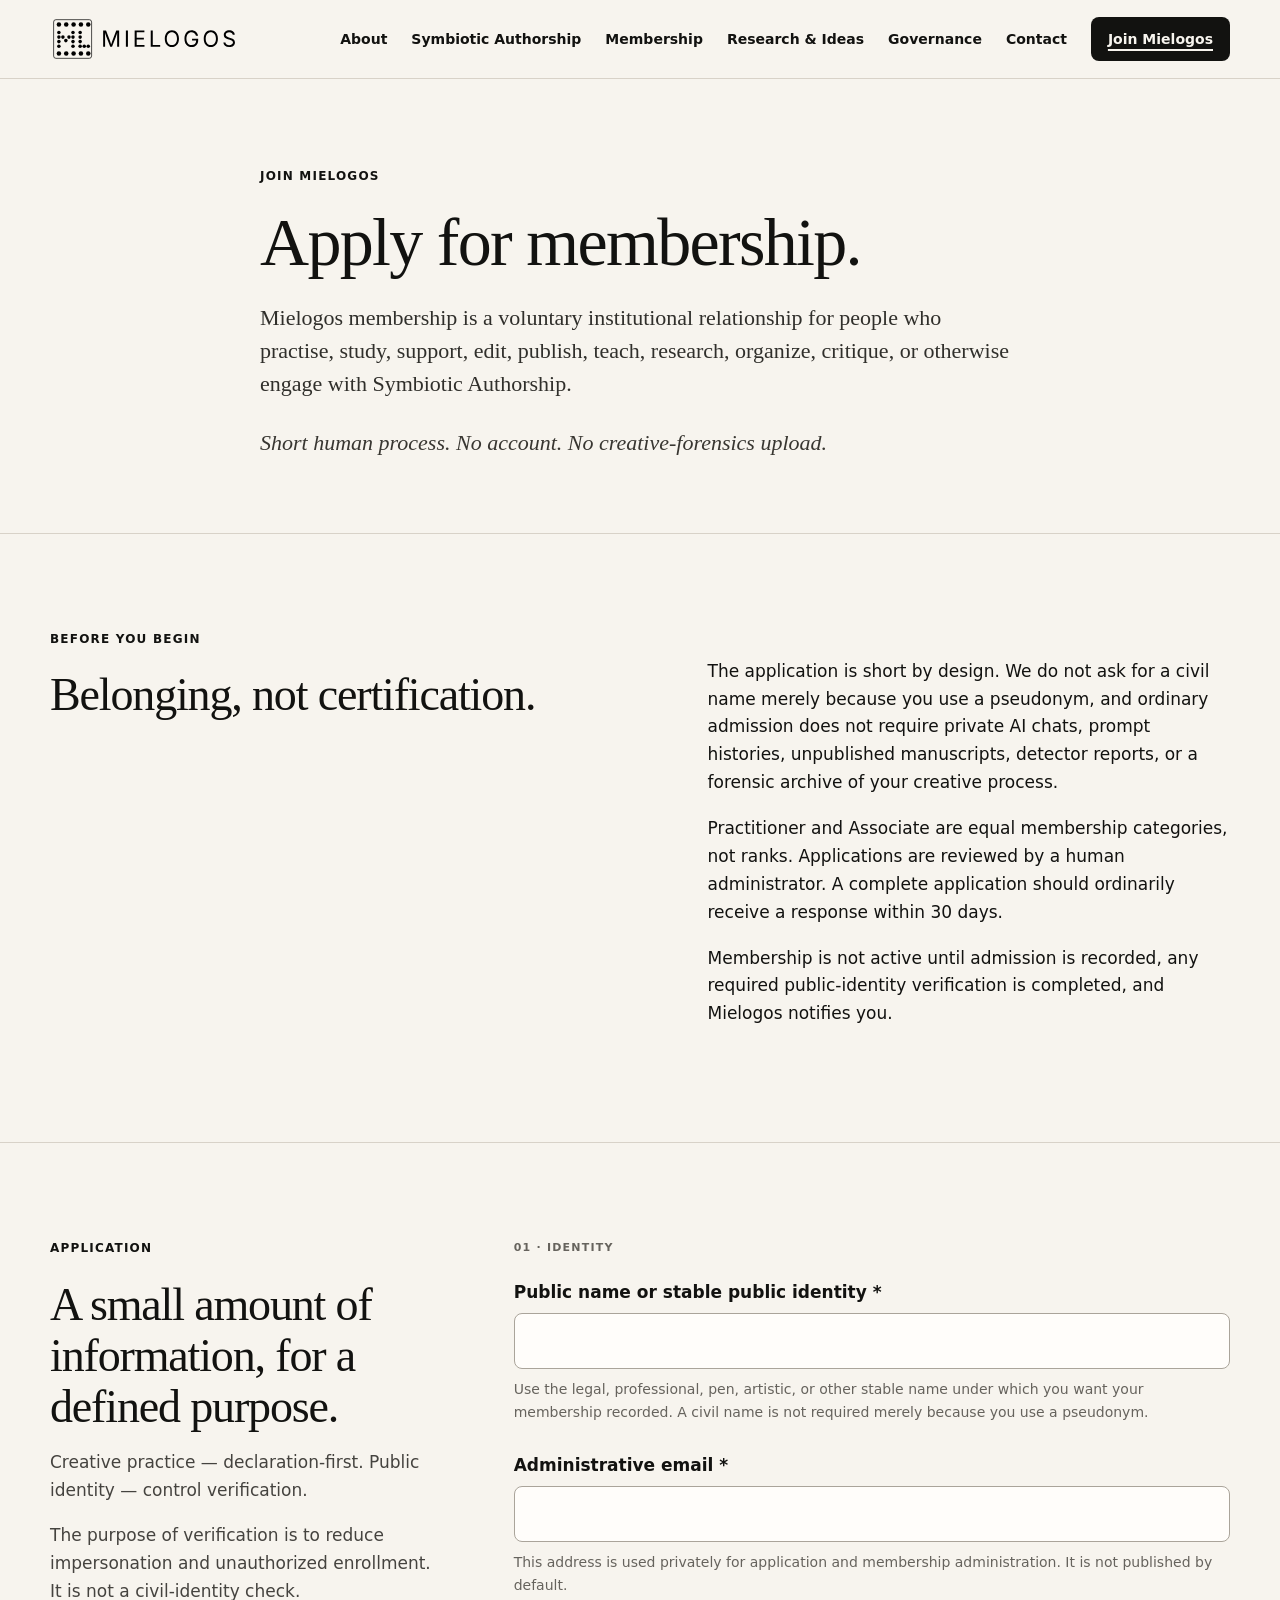
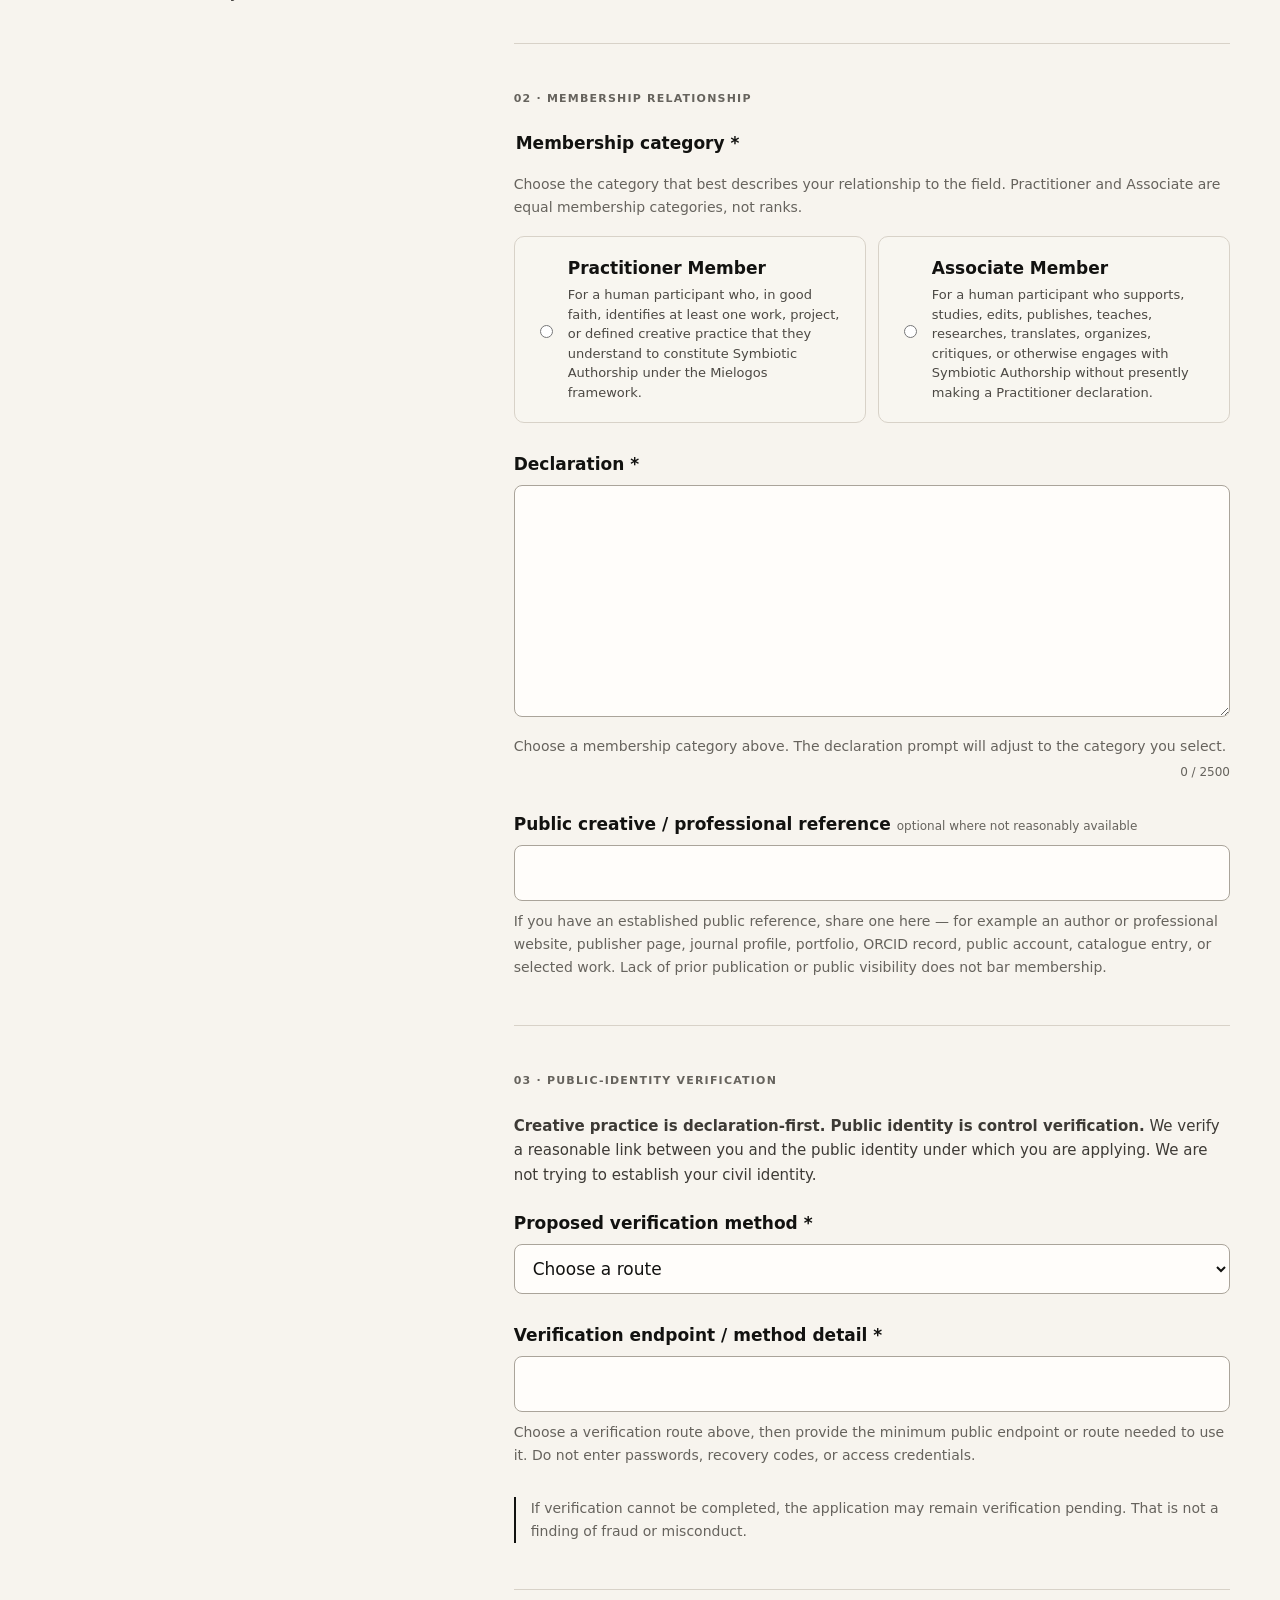
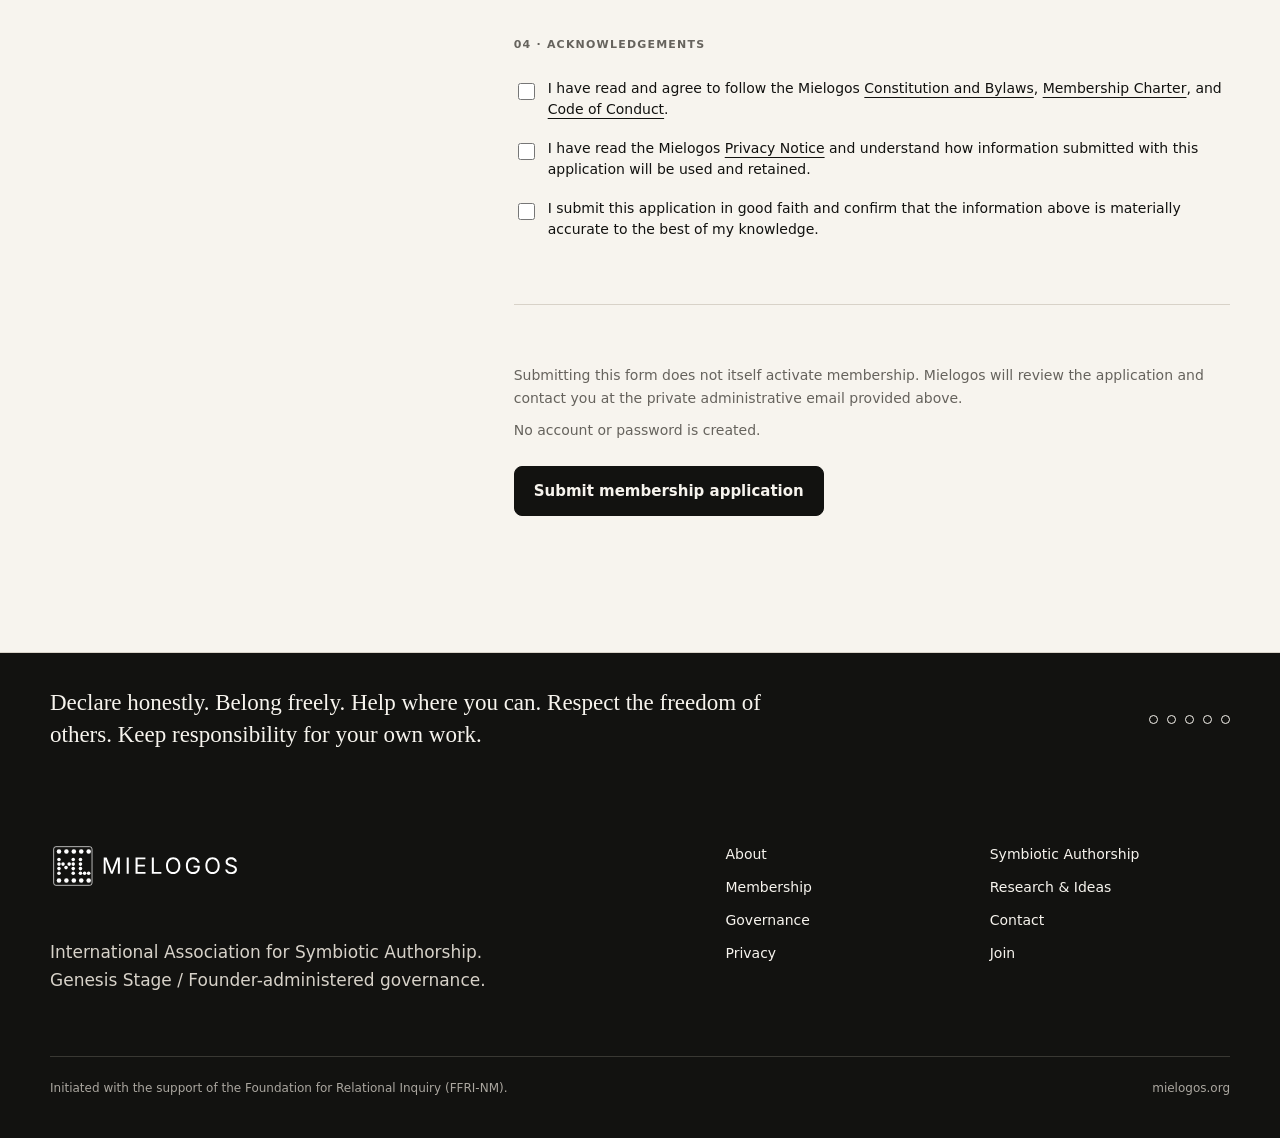
<file: join/index.html>
<!doctype html>
<html lang="en">
<head>
<meta charset="utf-8">
<meta name="viewport" content="width=device-width,initial-scale=1">
<title>Join Mielogos — Membership Application</title>
<meta name="robots" content="index,follow">
<meta name="description" content="Apply for membership in Mielogos — International Association for Symbiotic Authorship. A short, privacy-preserving, human-reviewed process.">
<link rel="canonical" href="https://mielogos.org/join/">
<meta property="og:title" content="Join Mielogos — Membership Application">
<meta property="og:description" content="A short, privacy-preserving, human-reviewed membership application for Mielogos.">
<meta property="og:type" content="website">
<meta property="og:url" content="https://mielogos.org/join/">
<link rel="icon" href="/favicon.ico">
<link rel="stylesheet" href="/assets/css/site.css">
<link rel="stylesheet" href="/assets/css/join-form.css">
</head>
<body>
<a class="skip" href="#main">Skip to content</a>
<header class="header"><div class="container header-inner">
<a class="brand" href="/" aria-label="Mielogos home"><img src="/assets/logo/logo-primary.svg" alt="MIELOGOS"></a>
<button class="menu-toggle" type="button" aria-expanded="false" aria-controls="primary-nav">Menu</button>
<nav class="nav" id="primary-nav" aria-label="Primary">
<a href="/about/">About</a><a href="/symbiotic-authorship/">Symbiotic Authorship</a><a href="/membership/">Membership</a><a href="/research/">Research & Ideas</a><a href="/governance/">Governance</a><a href="/contact/">Contact</a><a class="join-link" href="/join/" aria-current="page">Join Mielogos</a>
</nav></div></header>

<main id="main">
<section class="page-hero join-hero"><div class="container read">
<div class="eyebrow">Join Mielogos</div>
<h1>Apply for membership.</h1>
<p class="lead">Mielogos membership is a voluntary institutional relationship for people who practise, study, support, edit, publish, teach, research, organize, critique, or otherwise engage with Symbiotic Authorship.</p>
<p class="join-promise">Short human process. No account. No creative-forensics upload.</p>
</div></section>

<section class="section"><div class="container split">
<div><div class="eyebrow">Before you begin</div><h2>Belonging, not certification.</h2></div>
<div class="bodycopy compact-prose">
<p>The application is short by design. We do not ask for a civil name merely because you use a pseudonym, and ordinary admission does not require private AI chats, prompt histories, unpublished manuscripts, detector reports, or a forensic archive of your creative process.</p>
<p>Practitioner and Associate are equal membership categories, not ranks. Applications are reviewed by a human administrator. A complete application should ordinarily receive a response within 30 days.</p>
<p>Membership is not active until admission is recorded, any required public-identity verification is completed, and Mielogos notifies you.</p>
</div></div></section>

<section class="section join-form-section"><div class="container join-layout">
<aside class="join-side">
<div class="eyebrow">Application</div>
<h2>A small amount of information, for a defined purpose.</h2>
<p>Creative practice — declaration-first. Public identity — control verification.</p>
<p class="note">The purpose of verification is to reduce impersonation and unauthorized enrollment. It is not a civil-identity check.</p>
</aside>

<div class="join-form-wrap">
<form id="membership-form" class="membership-form" autocomplete="off"
 action="https://script.google.com/macros/s/AKfycbwpZbR-btG5dZ-hVd48HI9QRinXB6AT-vyaEyP1F0XMmCMm35s_HnJoVKHaCuQdIU95Lw/exec"
 method="post" target="mielogos-submit-frame" novalidate>

<div class="form-section">
<div class="form-step">01 · Identity</div>
<div class="form-field">
<label for="publicIdentity">Public name or stable public identity <span aria-hidden="true">*</span></label>
<input id="publicIdentity" name="publicIdentity" type="text" maxlength="120" autocomplete="off" required>
<p class="field-help">Use the legal, professional, pen, artistic, or other stable name under which you want your membership recorded. A civil name is not required merely because you use a pseudonym.</p>
</div>
<div class="form-field">
<label for="email">Administrative email <span aria-hidden="true">*</span></label>
<input id="email" name="email" type="email" maxlength="254" autocomplete="off" inputmode="email" required>
<p class="field-help">This address is used privately for application and membership administration. It is not published by default.</p>
</div>
</div>

<div class="form-section">
<div class="form-step">02 · Membership relationship</div>
<fieldset class="form-field">
<legend>Membership category <span aria-hidden="true">*</span></legend>
<p class="field-help">Choose the category that best describes your relationship to the field. Practitioner and Associate are equal membership categories, not ranks.</p>
<div class="category-options">
<label class="choice-card"><input type="radio" name="category" value="Practitioner Member" required><span><strong>Practitioner Member</strong><small>For a human participant who, in good faith, identifies at least one work, project, or defined creative practice that they understand to constitute Symbiotic Authorship under the Mielogos framework.</small></span></label>
<label class="choice-card"><input type="radio" name="category" value="Associate Member" required><span><strong>Associate Member</strong><small>For a human participant who supports, studies, edits, publishes, teaches, researches, translates, organizes, critiques, or otherwise engages with Symbiotic Authorship without presently making a Practitioner declaration.</small></span></label>
</div></fieldset>

<div class="form-field">
<label id="declaration-label" for="declaration">Declaration <span aria-hidden="true">*</span></label>
<textarea id="declaration" name="declaration" rows="8" maxlength="2500" required aria-describedby="declaration-help"></textarea>
<p class="field-help" id="declaration-help">Choose a membership category above. The declaration prompt will adjust to the category you select.</p>
<div class="char-count"><span id="declaration-count">0</span> / 2500</div>
</div>

<div class="form-field">
<label for="publicReference">Public creative / professional reference <span class="optional">optional where not reasonably available</span></label>
<input id="publicReference" name="publicReference" type="text" maxlength="1000" inputmode="url">
<p class="field-help">If you have an established public reference, share one here — for example an author or professional website, publisher page, journal profile, portfolio, ORCID record, public account, catalogue entry, or selected work. Lack of prior publication or public visibility does not bar membership.</p>
</div>
</div>

<div class="form-section">
<div class="form-step">03 · Public-identity verification</div>
<p class="form-intro"><strong>Creative practice is declaration-first. Public identity is control verification.</strong> We verify a reasonable link between you and the public identity under which you are applying. We are not trying to establish your civil identity.</p>
<div class="form-field">
<label for="verificationRoute">Proposed verification method <span aria-hidden="true">*</span></label>
<select id="verificationRoute" name="verificationRoute" required>
<option value="">Choose a route</option>
<option value="Temporary token on established endpoint">Temporary token on an established website or public account</option>
<option value="Established public email/account">Reply through an established public email or account</option>
<option value="Trusted linked confirmation">Confirmation through a trusted linked source</option>
<option value="Other proportionate method">Other proportionate method</option>
</select>
</div>
<div class="form-field">
<label id="verification-detail-label" for="verificationDetail">Verification endpoint / method detail <span aria-hidden="true">*</span></label>
<input id="verificationDetail" name="verificationDetail" type="text" maxlength="1000" required aria-describedby="verification-detail-help">
<p class="field-help" id="verification-detail-help">Choose a verification route above, then provide the minimum public endpoint or route needed to use it. Do not enter passwords, recovery codes, or access credentials.</p>
</div>
<p class="verification-note">If verification cannot be completed, the application may remain verification pending. That is not a finding of fraud or misconduct.</p>
</div>

<div class="form-section">
<div class="form-step">04 · Acknowledgements</div>
<label class="check-row"><input type="checkbox" name="governingDocsAck" value="YES" required><span>I have read and agree to follow the Mielogos <a href="/documents/governance/MIELOGOS_Constitution_v0.2_ACTIVE.docx">Constitution and Bylaws</a>, <a href="/documents/governance/MIELOGOS_MEMBERSHIP_CHARTER_v0.2_ACTIVE.docx">Membership Charter</a>, and <a href="/documents/governance/MIELOGOS_CODE_OF_CONDUCT_v0.1.1_ACTIVE.docx">Code of Conduct</a>.</span></label>
<label class="check-row"><input type="checkbox" name="privacyNoticeAck" value="YES" required><span>I have read the Mielogos <a href="/privacy/">Privacy Notice</a> and understand how information submitted with this application will be used and retained.</span></label>
<label class="check-row"><input type="checkbox" name="goodFaithAck" value="YES" required><span>I submit this application in good faith and confirm that the information above is materially accurate to the best of my knowledge.</span></label>
</div>

<div class="honeypot" aria-hidden="true"><label for="company_website">Leave this field empty</label><input id="company_website" name="company_website" type="text" tabindex="-1" autocomplete="off"></div>

<div class="submit-area">
<p class="pre-submit">Submitting this form does not itself activate membership. Mielogos will review the application and contact you at the private administrative email provided above.</p>
<p class="no-account">No account or password is created.</p>
<button class="btn primary form-submit" type="submit">Submit membership application</button>
<div id="form-status" class="form-status" role="status" aria-live="polite"></div>
</div>
</form>

<section id="submission-success" class="submission-panel" hidden>
<div class="eyebrow">Application received</div><h2>Thank you for applying to Mielogos.</h2>
<p>We have received your membership application. A human administrator will review it and contact you at the email address you provided. A complete application should ordinarily receive a response within 30 days.</p>
<p id="application-reference" class="application-reference"></p>
<p class="note">Please do not send private AI chats, prompt archives, unpublished manuscripts, government ID, or other additional evidence unless Mielogos specifically requests limited information for a defined reason.</p>
</section>

<section id="submission-error" class="submission-panel error-panel" hidden>
<div class="eyebrow">Submission error</div><h2>Your application was not submitted.</h2>
<p>Please try again. If the problem continues, contact Mielogos at <a href="mailto:contact@mielogos.org">contact@mielogos.org</a>. Do not email sensitive creative records or identity documents.</p>
</section>

<iframe id="mielogos-submit-frame" name="mielogos-submit-frame" title="Membership form submission" hidden></iframe>
</div></div></section>

<section class="boundary membership-boundary"><div class="container boundary-inner">
<strong>Declare honestly. Belong freely. Help where you can. Respect the freedom of others. Keep responsibility for your own work.</strong>
<div class="mini-dots" aria-hidden="true"><i></i><i></i><i></i><i></i><i></i></div>
</div></section>
</main>

<footer class="footer"><div class="container"><div class="footer-top"><div><img src="/assets/logo/logo-inverse.svg" alt="MIELOGOS"><p>International Association for Symbiotic Authorship.<br>Genesis Stage / Founder-administered governance.</p></div><div class="footer-links"><a href="/about/">About</a><a href="/symbiotic-authorship/">Symbiotic Authorship</a><a href="/membership/">Membership</a><a href="/research/">Research & Ideas</a><a href="/governance/">Governance</a><a href="/contact/">Contact</a><a href="/privacy/">Privacy</a><a href="/join/">Join</a></div></div><div class="footer-bottom"><span>Initiated with the support of the Foundation for Relational Inquiry (FFRI-NM).</span><span>mielogos.org</span></div></div></footer>
<script src="/assets/js/site.js"></script><script src="/assets/js/join-form.js"></script>
</body></html>
</file>
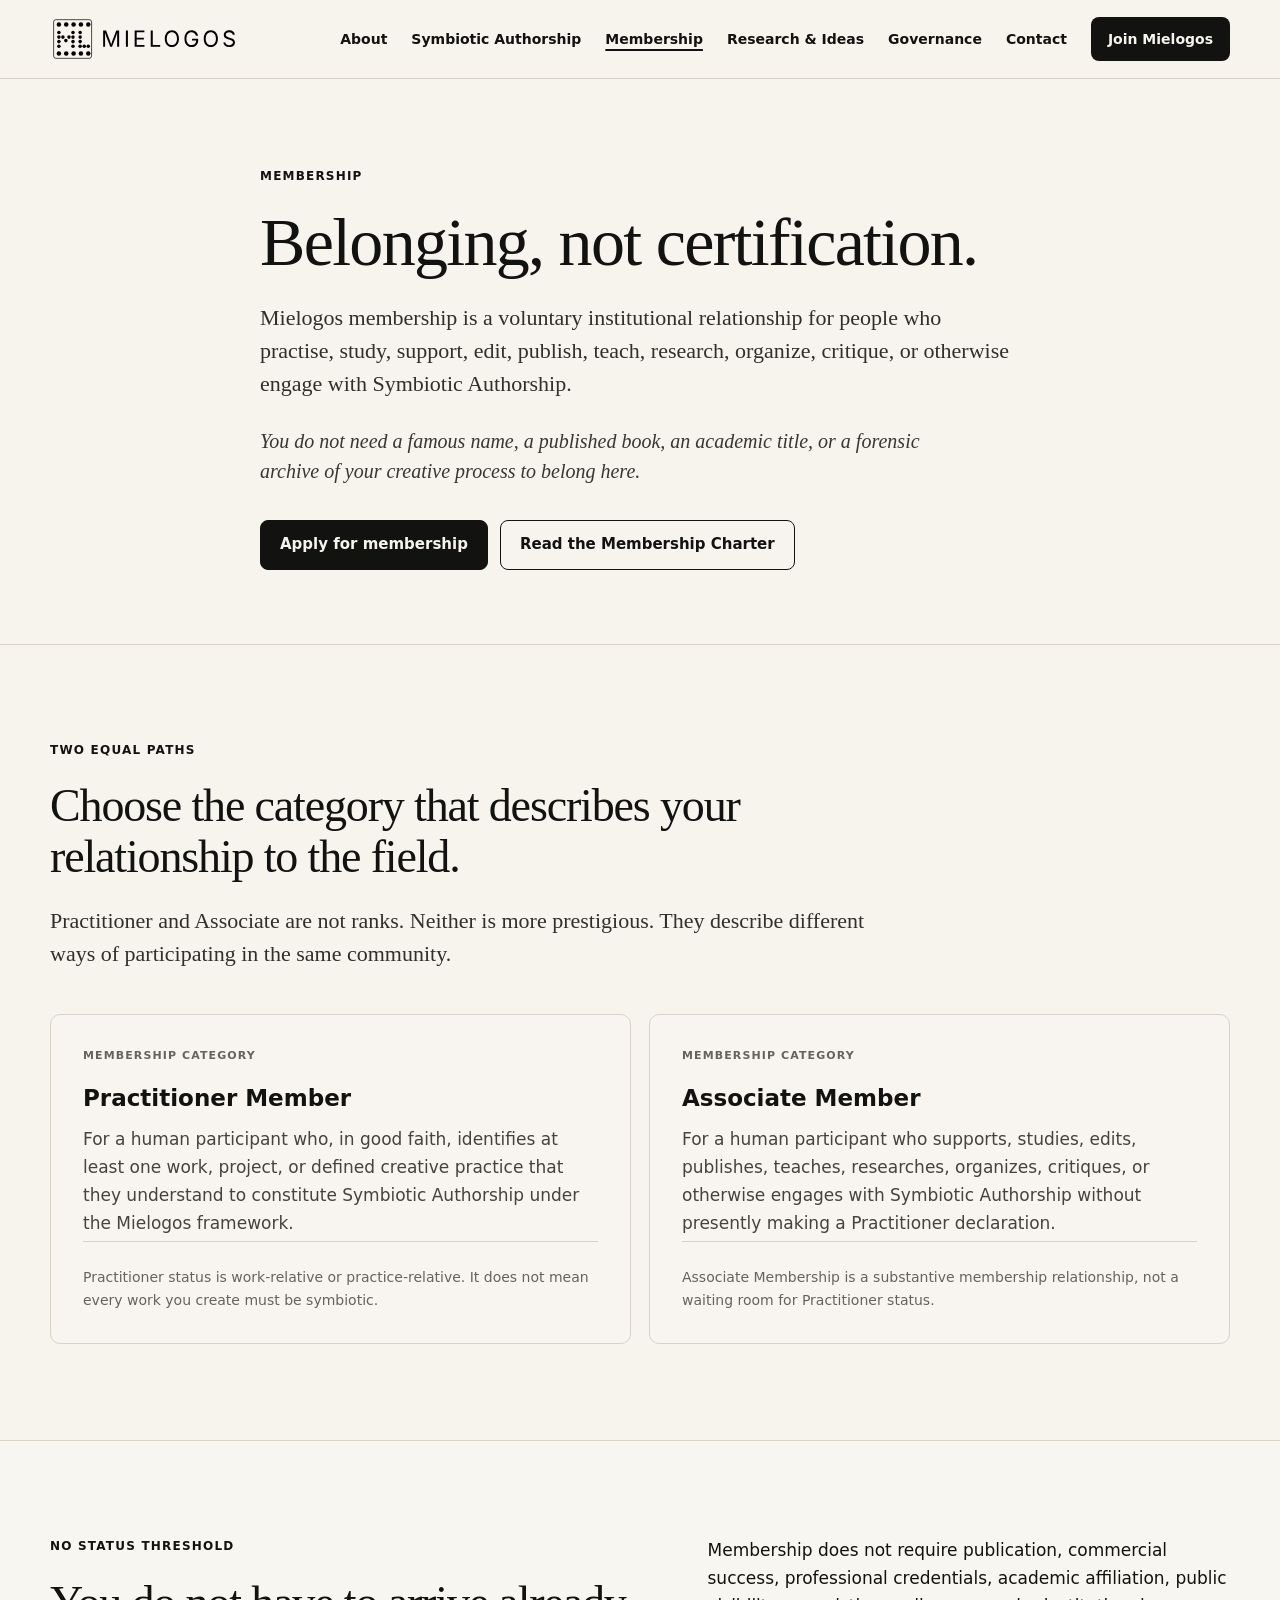
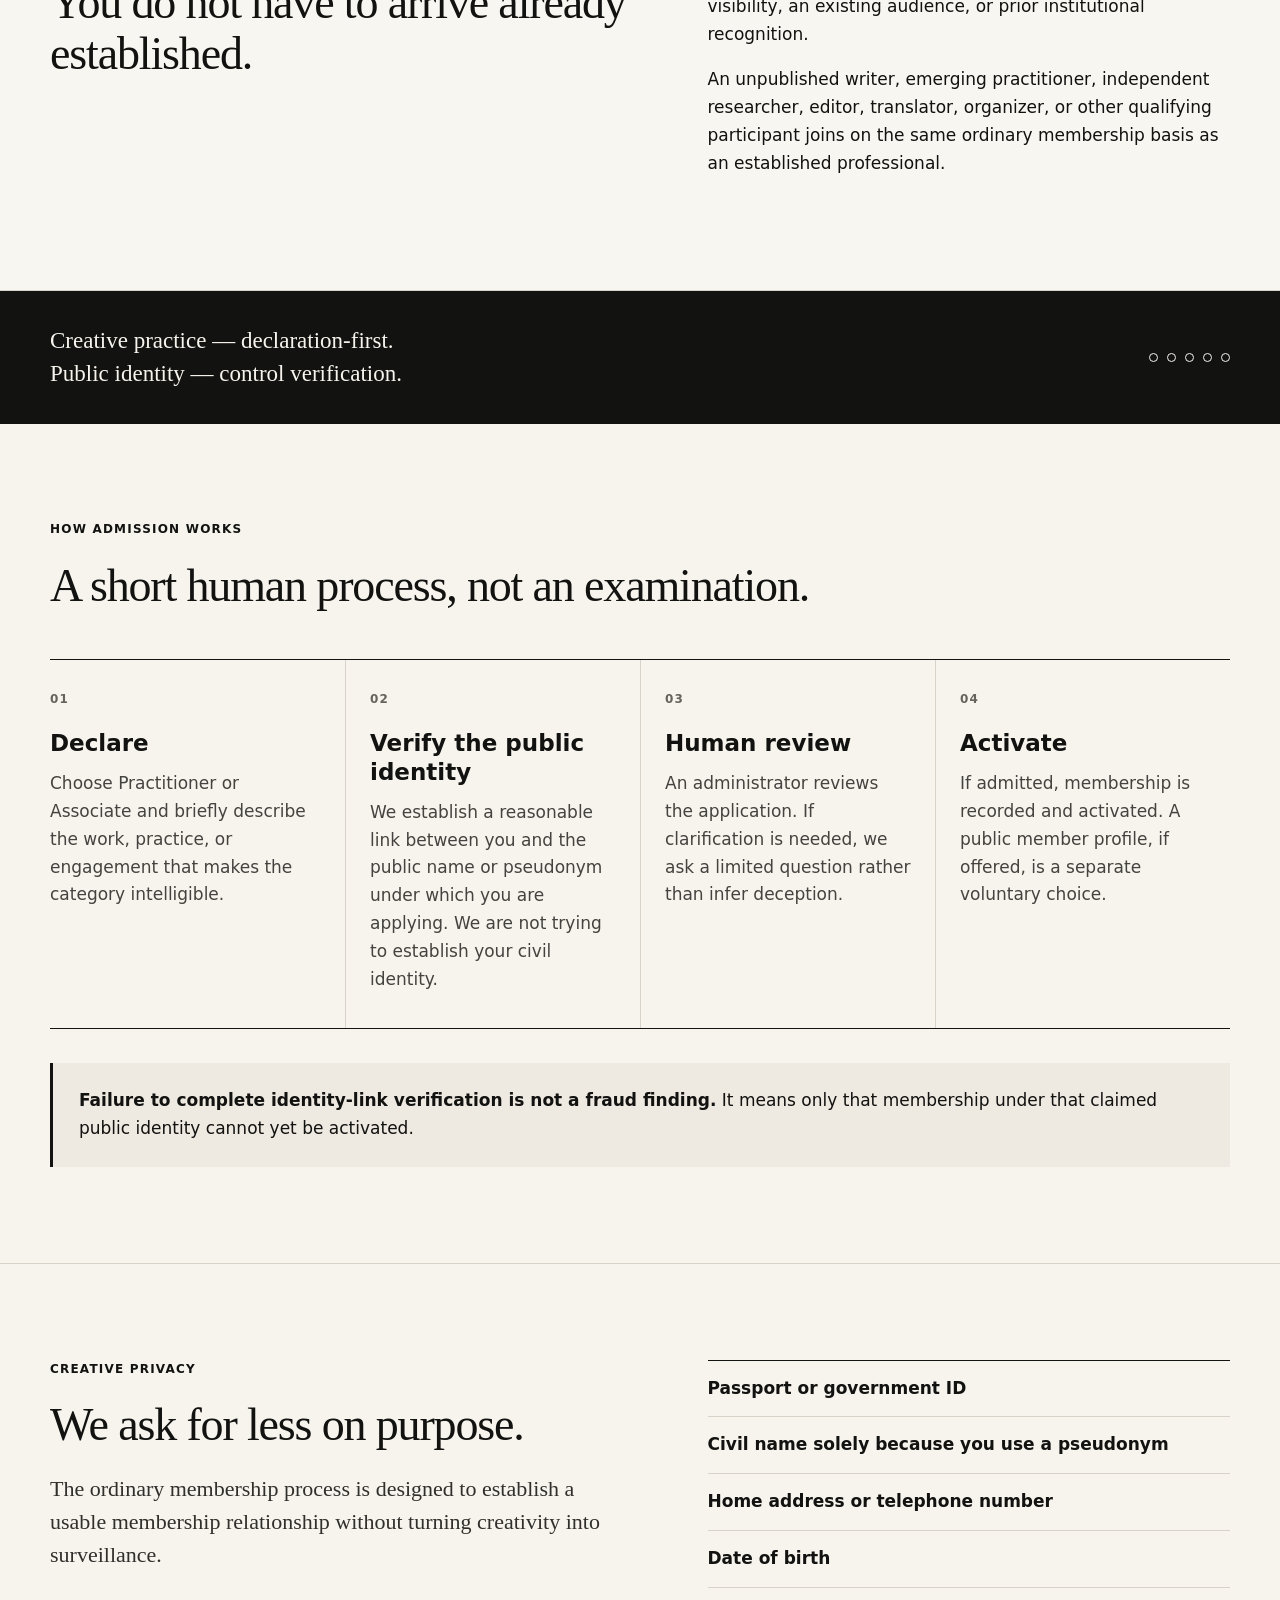
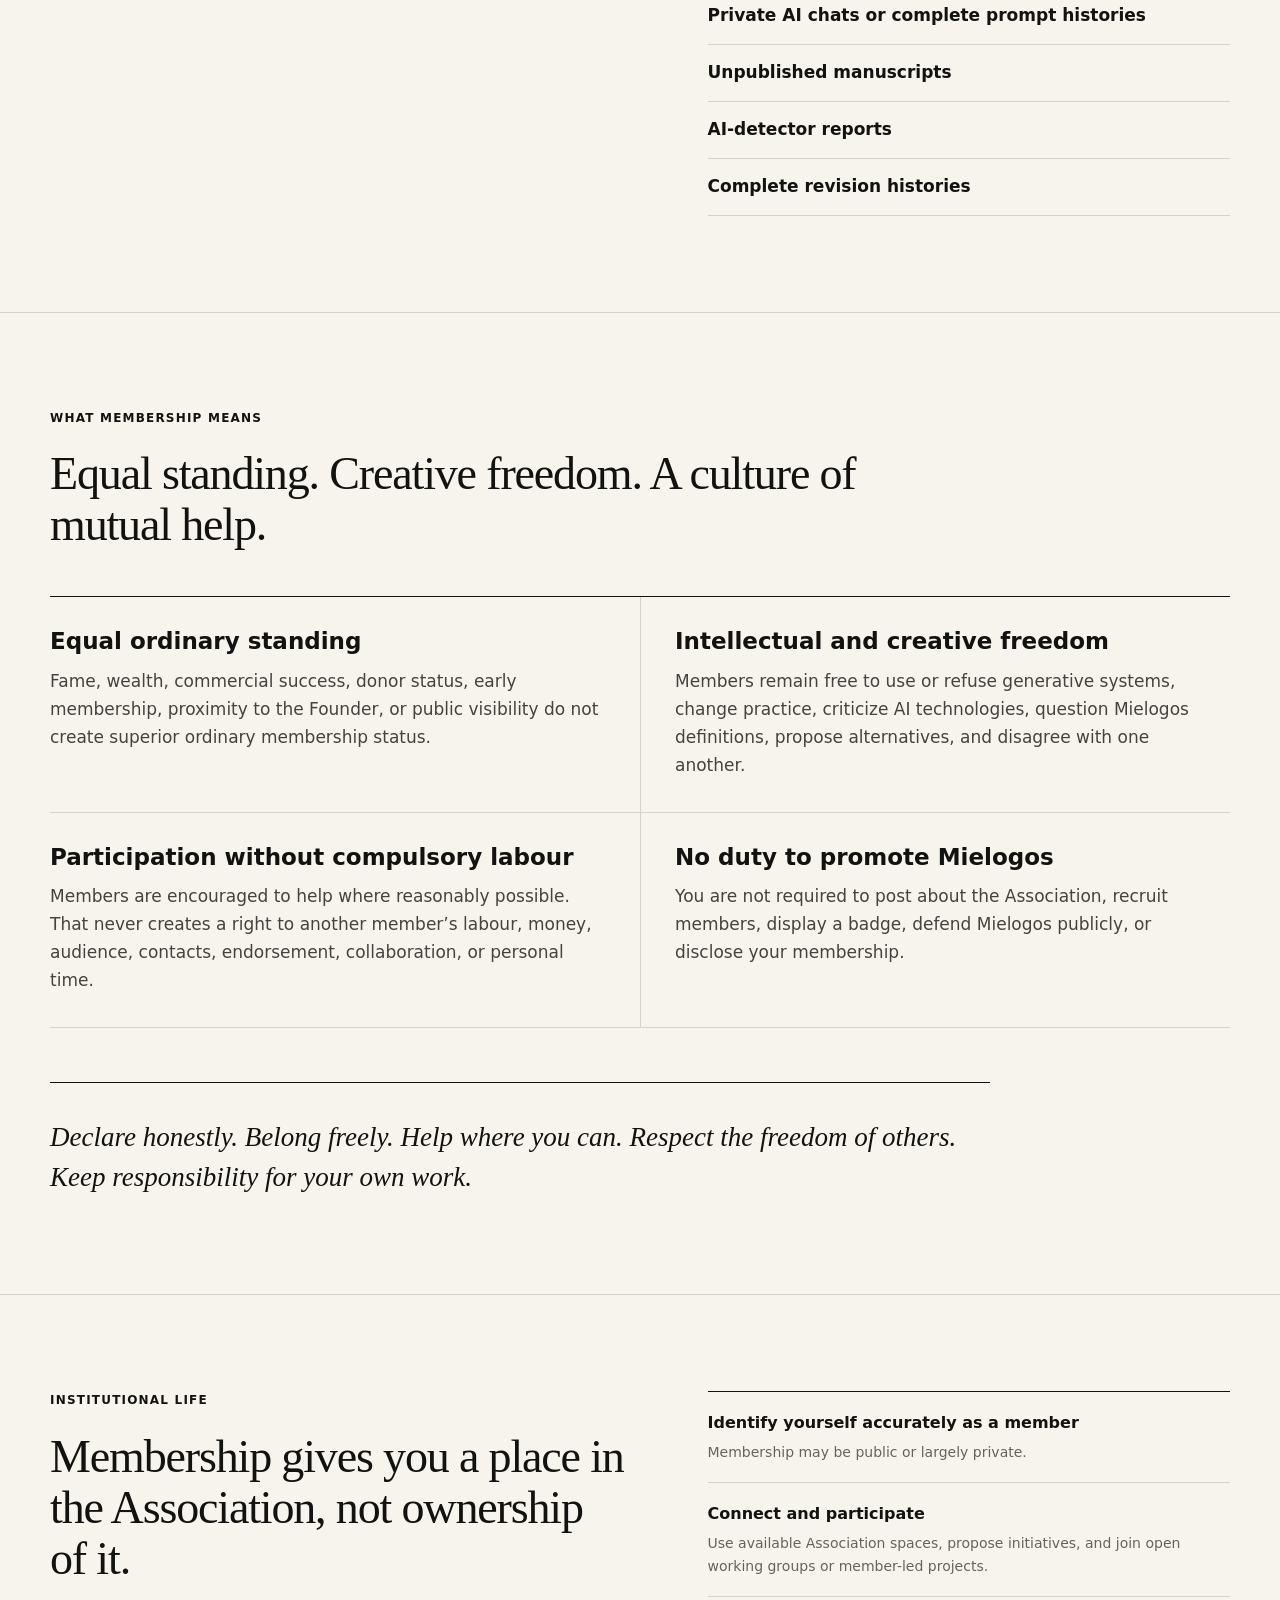
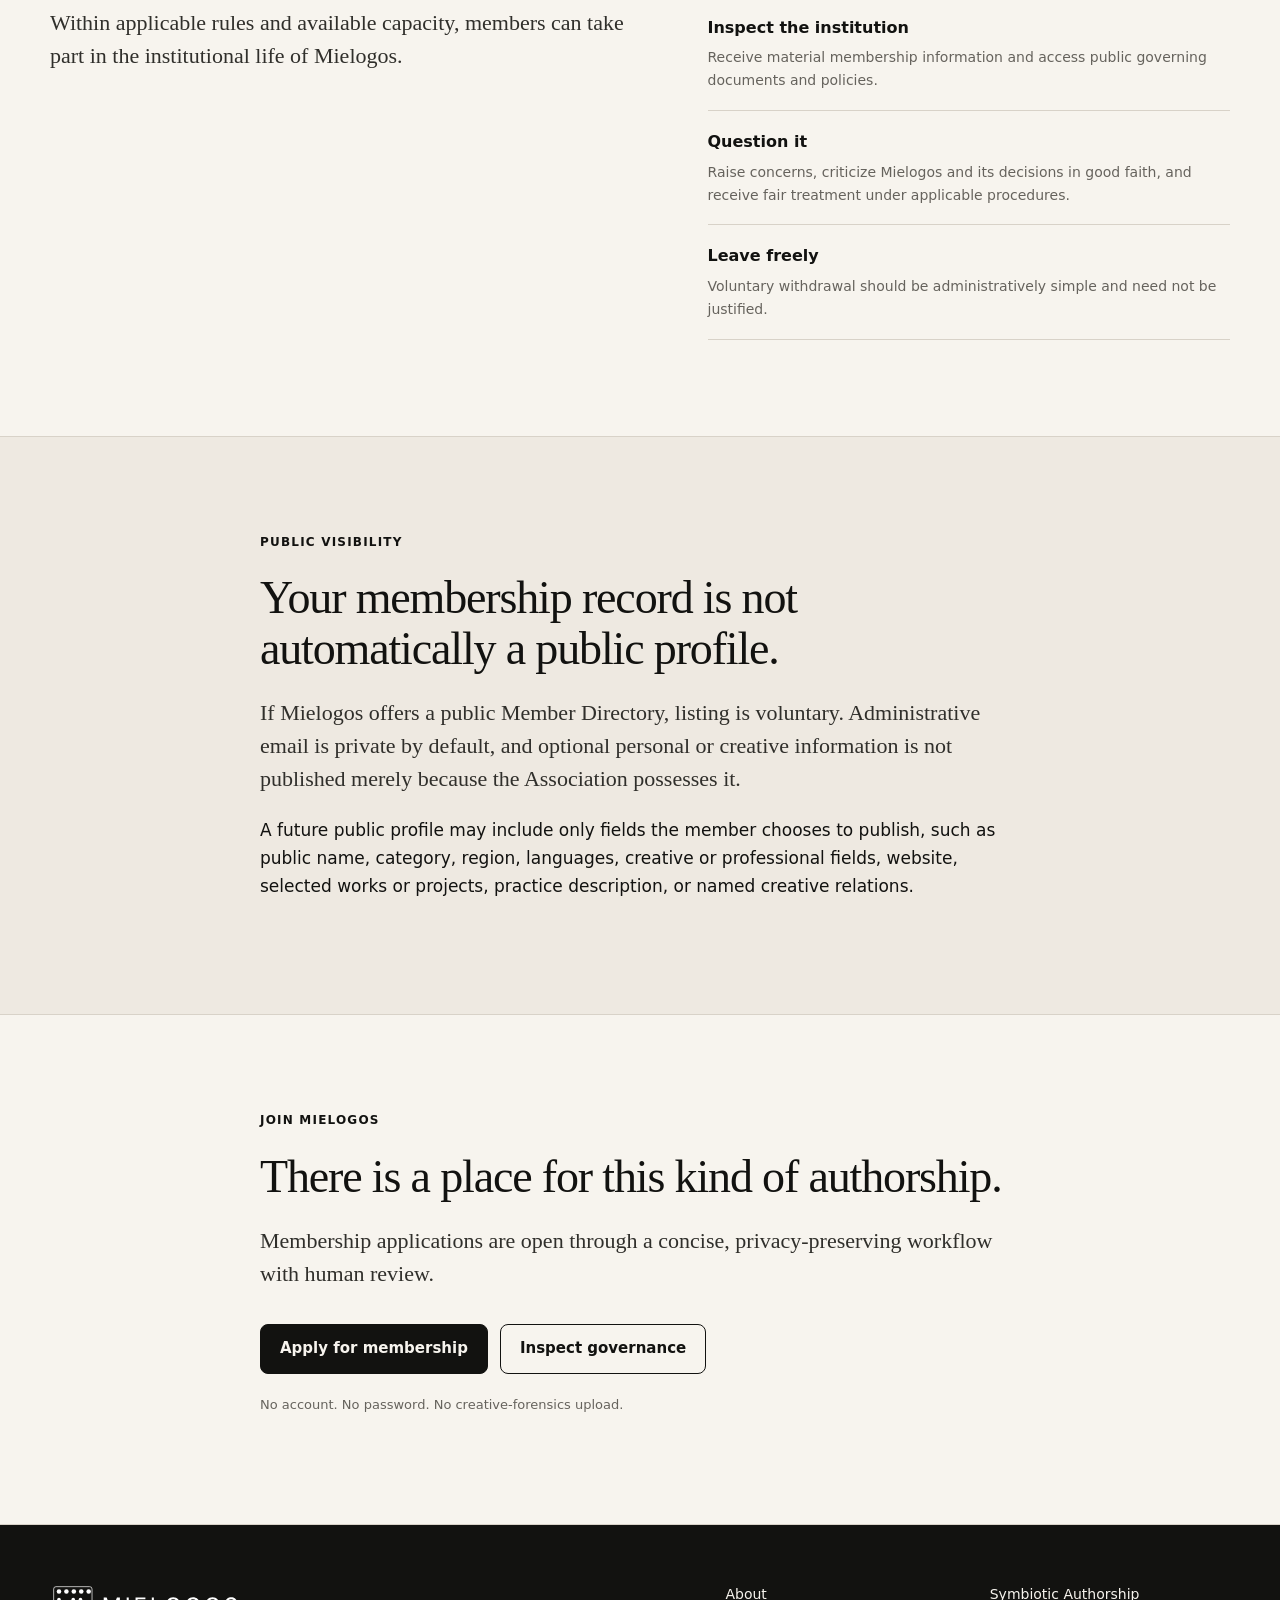
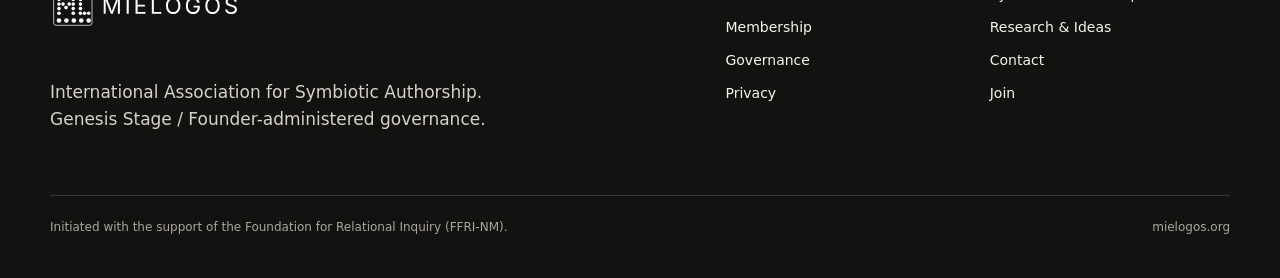
<file: membership/index.html>
<!doctype html>
<html lang="en">
<head>
  <meta charset="utf-8">
  <meta name="viewport" content="width=device-width,initial-scale=1">
  <title>Membership — MIELOGOS</title>
  <meta name="robots" content="index,follow"><meta name="description" content="Membership in Mielogos: Practitioner and Associate categories, good-faith declaration, privacy-preserving public-identity verification, equal standing, and mutual support.">
  <link rel="canonical" href="https://mielogos.org/membership/">
  <meta property="og:title" content="Membership — MIELOGOS">
  <meta property="og:description" content="Belonging, not certification. Learn how Mielogos membership works.">
  <meta property="og:type" content="website">
  <meta property="og:url" content="https://mielogos.org/membership/">
  <link rel="icon" href="/favicon.ico">
  <link rel="stylesheet" href="/assets/css/site.css">
</head>
<body>
<a class="skip" href="#main">Skip to content</a>
<header class="header"><div class="container header-inner"><a class="brand" href="/" aria-label="Mielogos home"><img src="/assets/logo/logo-primary.svg" alt="MIELOGOS"></a><button class="menu-toggle" type="button" aria-expanded="false" aria-controls="primary-nav">Menu</button><nav class="nav" id="primary-nav" aria-label="Primary"><a href="/about/">About</a><a href="/symbiotic-authorship/">Symbiotic Authorship</a><a href="/membership/" aria-current="page">Membership</a><a href="/research/">Research & Ideas</a><a href="/governance/">Governance</a><a href="/contact/">Contact</a><a class="join-link" href="/join/">Join Mielogos</a></nav></div></header>

<main id="main">
<section class="page-hero membership-hero"><div class="container read">
<div class="eyebrow">Membership</div>
<h1>Belonging, not certification.</h1>
<p class="lead">Mielogos membership is a voluntary institutional relationship for people who practise, study, support, edit, publish, teach, research, organize, critique, or otherwise engage with Symbiotic Authorship.</p>
<p class="membership-promise">You do not need a famous name, a published book, an academic title, or a forensic archive of your creative process to belong here.</p>
<div class="actions"><a class="btn primary" href="/join/">Apply for membership</a><a class="btn" href="/documents/governance/MIELOGOS_MEMBERSHIP_CHARTER_v0.2_ACTIVE.docx">Read the Membership Charter</a></div>
</div></section>

<section class="section"><div class="container"><div class="eyebrow">Two equal paths</div><h2>Choose the category that describes your relationship to the field.</h2><p class="lead">Practitioner and Associate are not ranks. Neither is more prestigious. They describe different ways of participating in the same community.</p><div class="grid-2 membership-categories">
<article class="card category-card"><small>Membership category</small><h3>Practitioner Member</h3><p>For a human participant who, in good faith, identifies at least one work, project, or defined creative practice that they understand to constitute Symbiotic Authorship under the Mielogos framework.</p><p class="category-note">Practitioner status is work-relative or practice-relative. It does not mean every work you create must be symbiotic.</p></article>
<article class="card category-card"><small>Membership category</small><h3>Associate Member</h3><p>For a human participant who supports, studies, edits, publishes, teaches, researches, organizes, critiques, or otherwise engages with Symbiotic Authorship without presently making a Practitioner declaration.</p><p class="category-note">Associate Membership is a substantive membership relationship, not a waiting room for Practitioner status.</p></article>
</div></div></section>

<section class="section membership-threshold"><div class="container split"><div><div class="eyebrow">No status threshold</div><h2>You do not have to arrive already established.</h2></div><div class="prose compact-prose"><p>Membership does not require publication, commercial success, professional credentials, academic affiliation, public visibility, an existing audience, or prior institutional recognition.</p><p>An unpublished writer, emerging practitioner, independent researcher, editor, translator, organizer, or other qualifying participant joins on the same ordinary membership basis as an established professional.</p></div></div></section>

<div class="boundary membership-boundary"><div class="container boundary-inner"><strong>Creative practice — declaration-first.<br>Public identity — control verification.</strong><div class="mini-dots" aria-hidden="true"><i></i><i></i><i></i><i></i><i></i></div></div></div>

<section class="section"><div class="container"><div class="eyebrow">How admission works</div><h2>A short human process, not an examination.</h2><div class="membership-steps">
<article><div class="num">01</div><h3>Declare</h3><p>Choose Practitioner or Associate and briefly describe the work, practice, or engagement that makes the category intelligible.</p></article>
<article><div class="num">02</div><h3>Verify the public identity</h3><p>We establish a reasonable link between you and the public name or pseudonym under which you are applying. We are not trying to establish your civil identity.</p></article>
<article><div class="num">03</div><h3>Human review</h3><p>An administrator reviews the application. If clarification is needed, we ask a limited question rather than infer deception.</p></article>
<article><div class="num">04</div><h3>Activate</h3><p>If admitted, membership is recorded and activated. A public member profile, if offered, is a separate voluntary choice.</p></article>
</div><div class="callout"><strong>Failure to complete identity-link verification is not a fraud finding.</strong> It means only that membership under that claimed public identity cannot yet be activated.</div></div></section>

<section class="section privacy-section"><div class="container split"><div><div class="eyebrow">Creative privacy</div><h2>We ask for less on purpose.</h2><p class="lead">The ordinary membership process is designed to establish a usable membership relationship without turning creativity into surveillance.</p></div><div class="privacy-list" aria-label="Information not ordinarily required"><div>Passport or government ID</div><div>Civil name solely because you use a pseudonym</div><div>Home address or telephone number</div><div>Date of birth</div><div>Private AI chats or complete prompt histories</div><div>Unpublished manuscripts</div><div>AI-detector reports</div><div>Complete revision histories</div></div></div></section>

<section class="section"><div class="container"><div class="eyebrow">What membership means</div><h2>Equal standing. Creative freedom. A culture of mutual help.</h2><div class="membership-values">
<article><h3>Equal ordinary standing</h3><p>Fame, wealth, commercial success, donor status, early membership, proximity to the Founder, or public visibility do not create superior ordinary membership status.</p></article>
<article><h3>Intellectual and creative freedom</h3><p>Members remain free to use or refuse generative systems, change practice, criticize AI technologies, question Mielogos definitions, propose alternatives, and disagree with one another.</p></article>
<article><h3>Participation without compulsory labour</h3><p>Members are encouraged to help where reasonably possible. That never creates a right to another member’s labour, money, audience, contacts, endorsement, collaboration, or personal time.</p></article>
<article><h3>No duty to promote Mielogos</h3><p>You are not required to post about the Association, recruit members, display a badge, defend Mielogos publicly, or disclose your membership.</p></article>
</div><blockquote class="membership-formula">Declare honestly. Belong freely. Help where you can. Respect the freedom of others. Keep responsibility for your own work.</blockquote></div></section>

<section class="section rights-section"><div class="container split"><div><div class="eyebrow">Institutional life</div><h2>Membership gives you a place in the Association, not ownership of it.</h2><p class="lead">Within applicable rules and available capacity, members can take part in the institutional life of Mielogos.</p></div><div class="principle-list"><div><strong>Identify yourself accurately as a member</strong><span>Membership may be public or largely private.</span></div><div><strong>Connect and participate</strong><span>Use available Association spaces, propose initiatives, and join open working groups or member-led projects.</span></div><div><strong>Inspect the institution</strong><span>Receive material membership information and access public governing documents and policies.</span></div><div><strong>Question it</strong><span>Raise concerns, criticize Mielogos and its decisions in good faith, and receive fair treatment under applicable procedures.</span></div><div><strong>Leave freely</strong><span>Voluntary withdrawal should be administratively simple and need not be justified.</span></div></div></div></section>

<section class="section directory-section"><div class="container read"><div class="eyebrow">Public visibility</div><h2>Your membership record is not automatically a public profile.</h2><p class="lead">If Mielogos offers a public Member Directory, listing is voluntary. Administrative email is private by default, and optional personal or creative information is not published merely because the Association possesses it.</p><p>A future public profile may include only fields the member chooses to publish, such as public name, category, region, languages, creative or professional fields, website, selected works or projects, practice description, or named creative relations.</p></div></section>

<section class="section membership-cta"><div class="container read"><div class="eyebrow">Join Mielogos</div><h2>There is a place for this kind of authorship.</h2><p class="lead">Membership applications are open through a concise, privacy-preserving workflow with human review.</p><div class="actions"><a class="btn primary" href="/join/">Apply for membership</a><a class="btn" href="/governance/">Inspect governance</a></div><p class="opening-note">No account. No password. No creative-forensics upload.</p></div></section>
</main>

<footer class="footer"><div class="container"><div class="footer-top"><div><img src="/assets/logo/logo-inverse.svg" alt="MIELOGOS"><p>International Association for Symbiotic Authorship.<br>Genesis Stage / Founder-administered governance.</p></div><div class="footer-links"><a href="/about/">About</a><a href="/symbiotic-authorship/">Symbiotic Authorship</a><a href="/membership/">Membership</a><a href="/research/">Research & Ideas</a><a href="/governance/">Governance</a><a href="/contact/">Contact</a><a href="/privacy/">Privacy</a><a href="/join/">Join</a></div></div><div class="footer-bottom"><span>Initiated with the support of the Foundation for Relational Inquiry (FFRI-NM).</span><span>mielogos.org</span></div></div></footer>
<script src="/assets/js/site.js"></script>
</body></html>
</file>
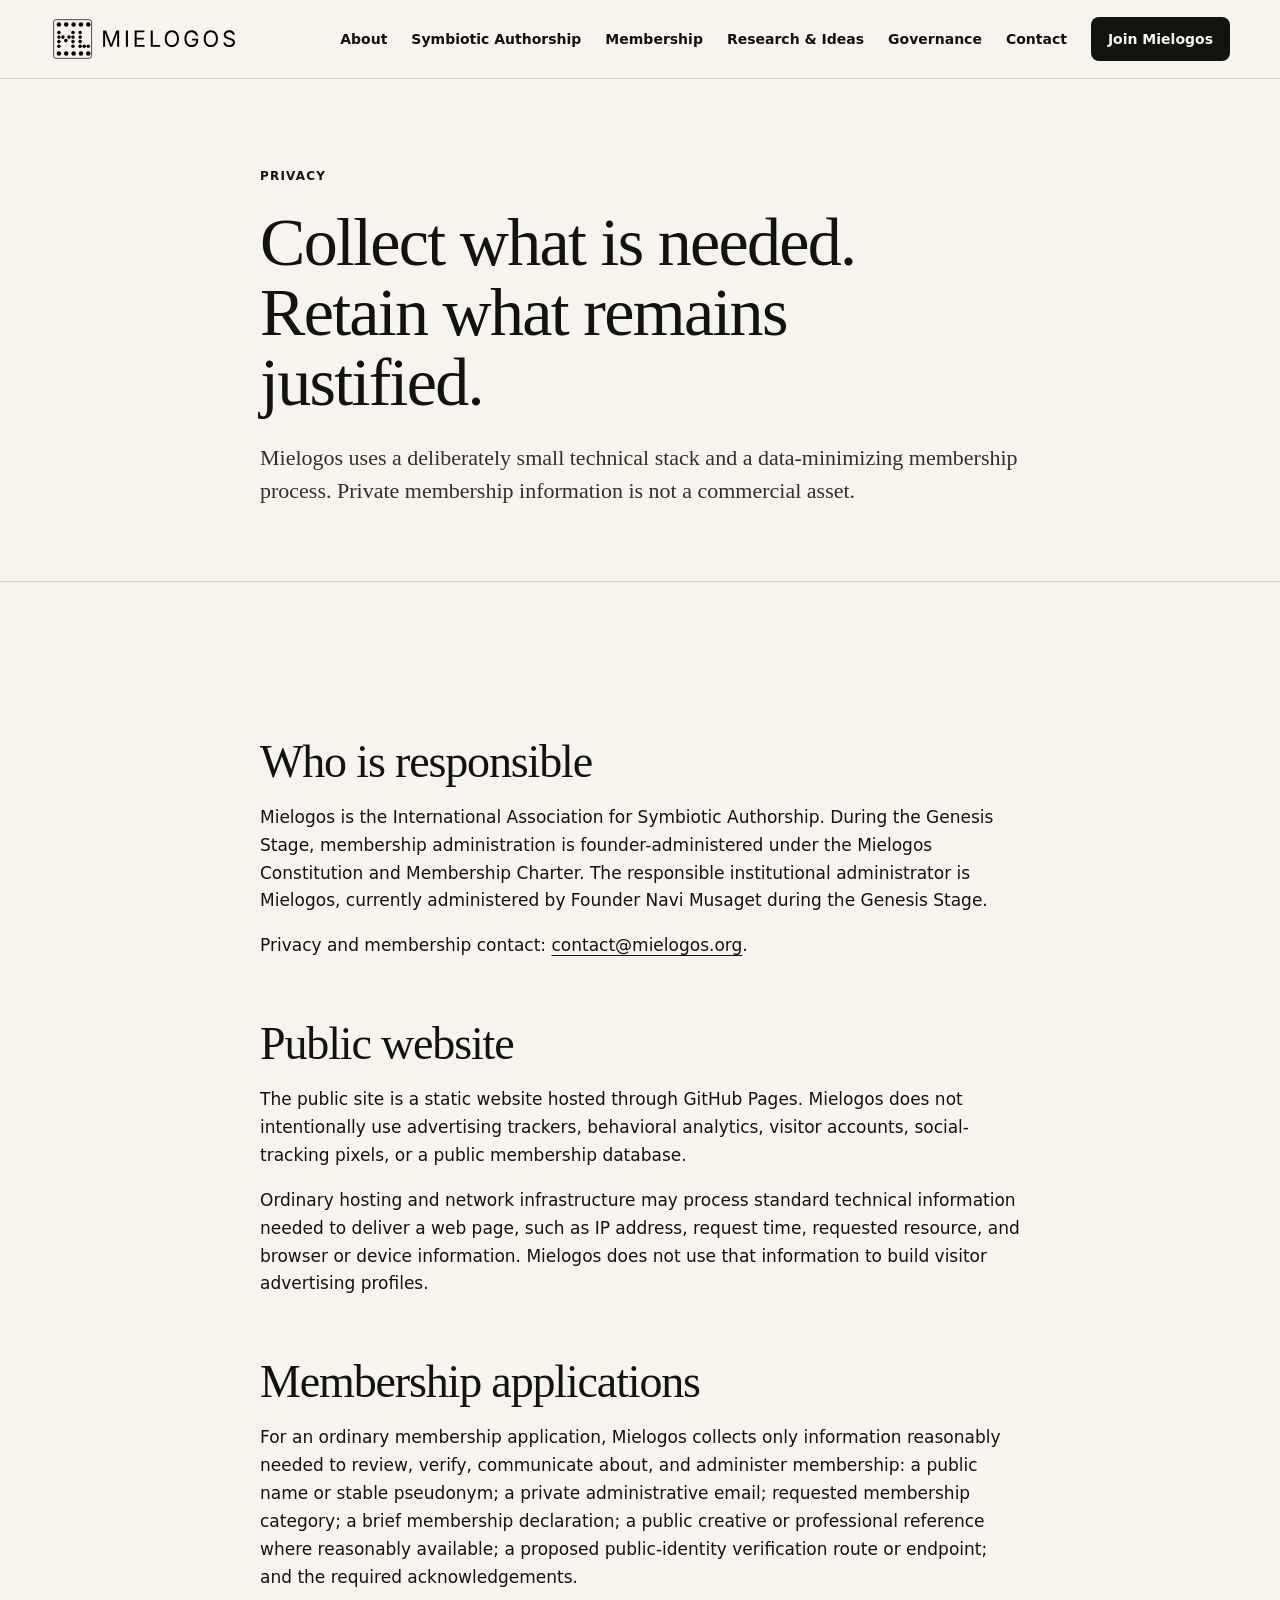
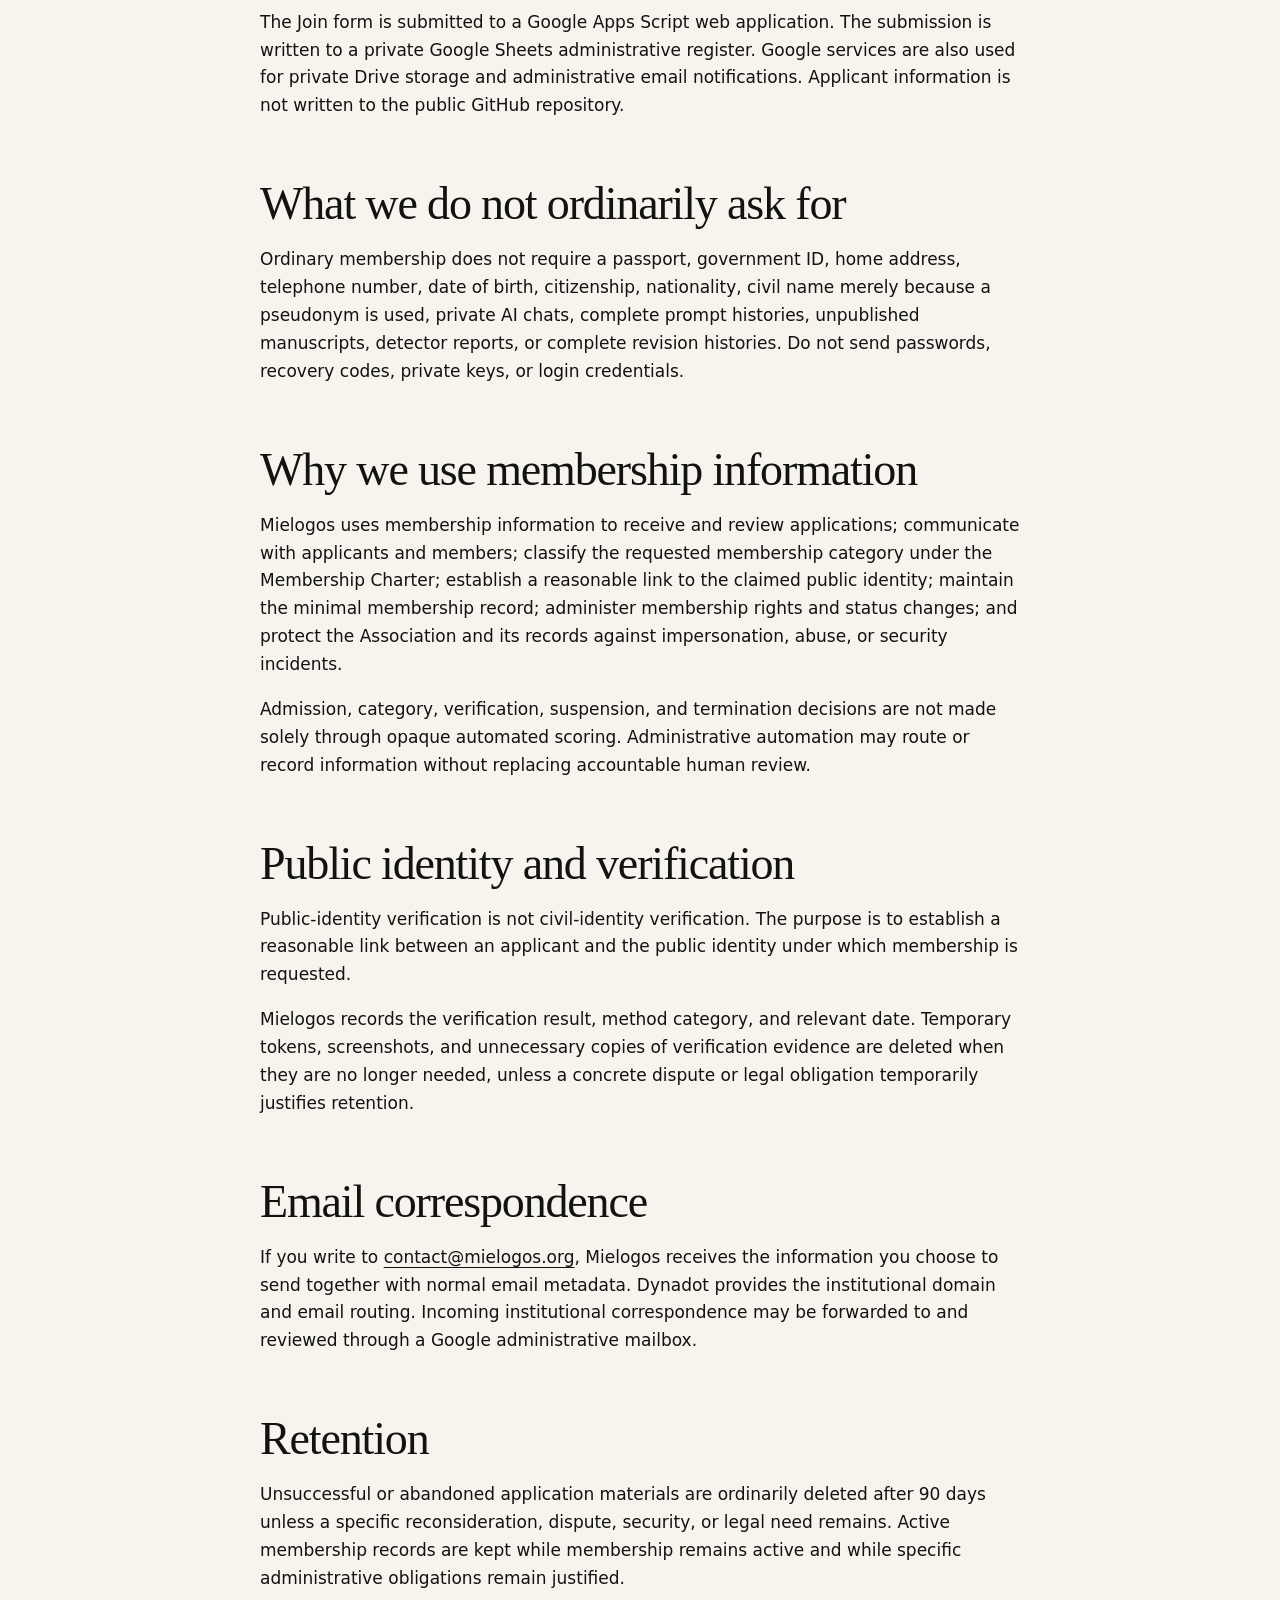
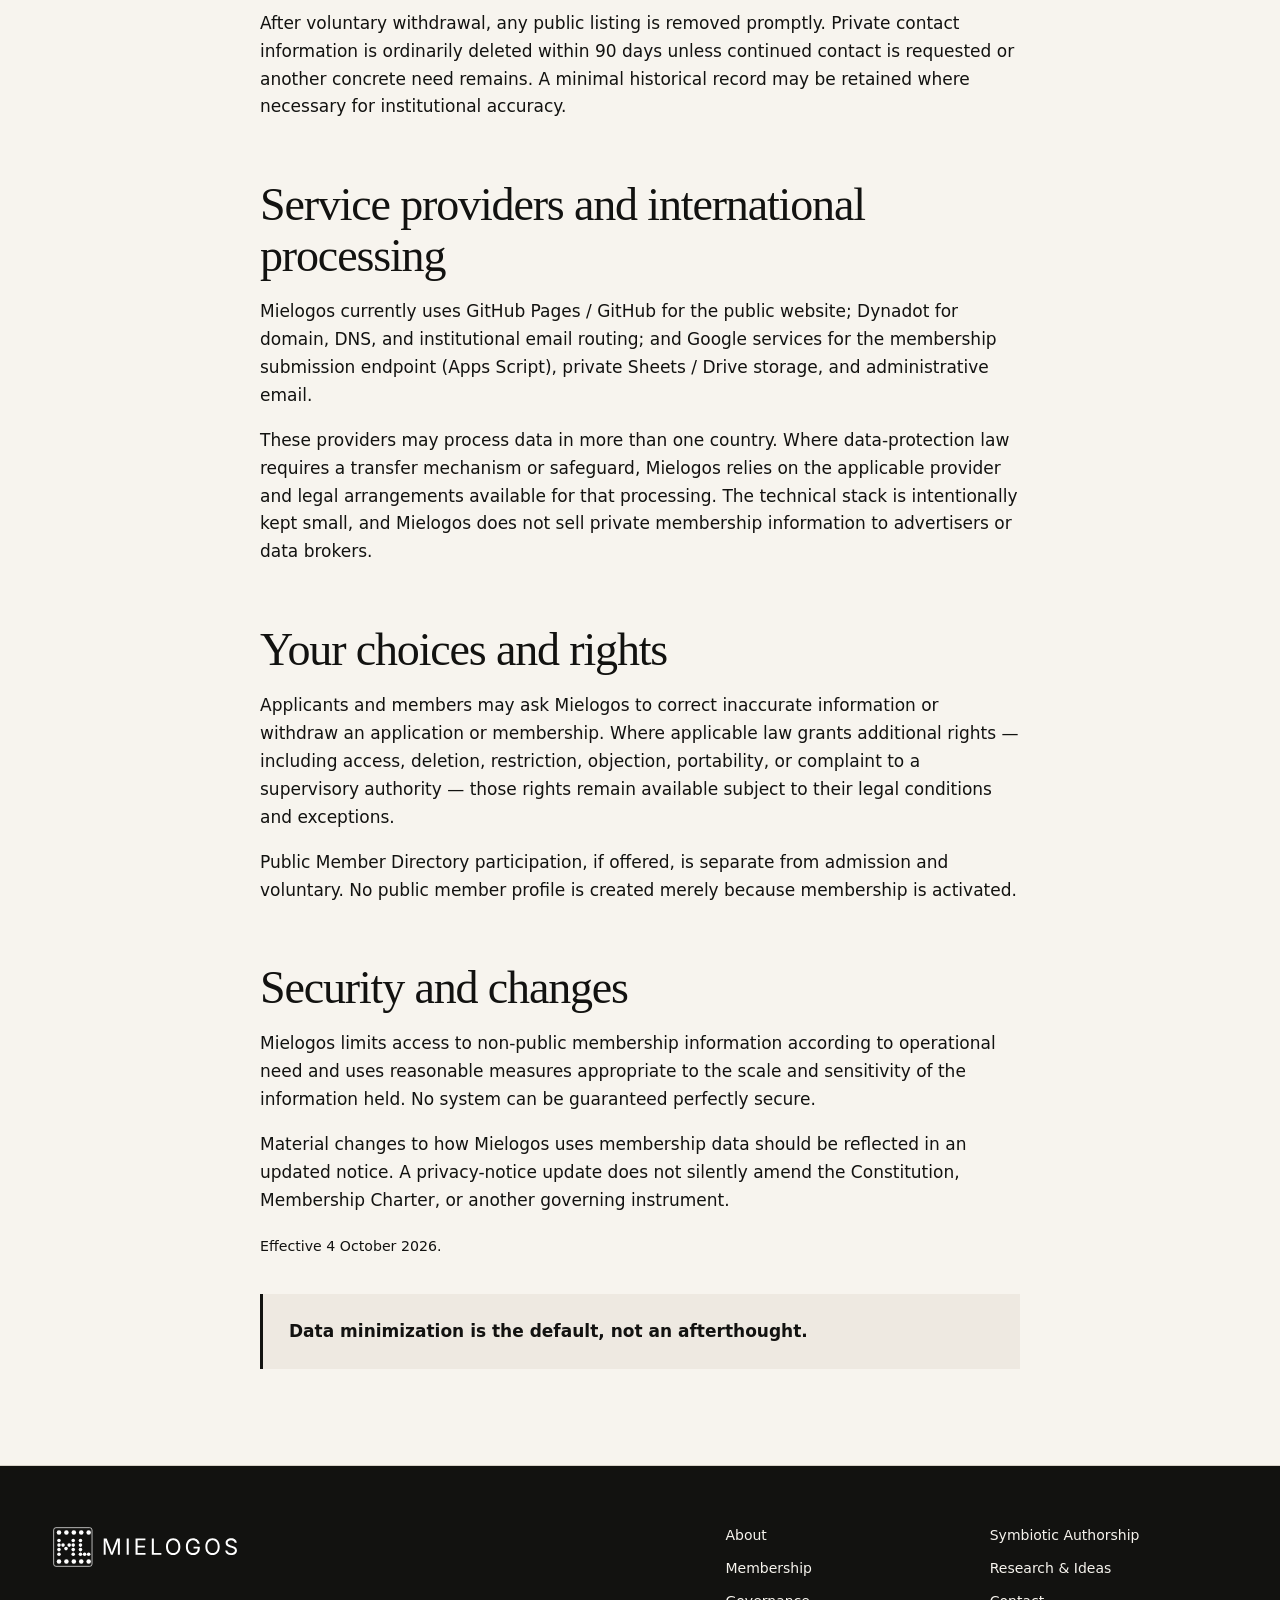
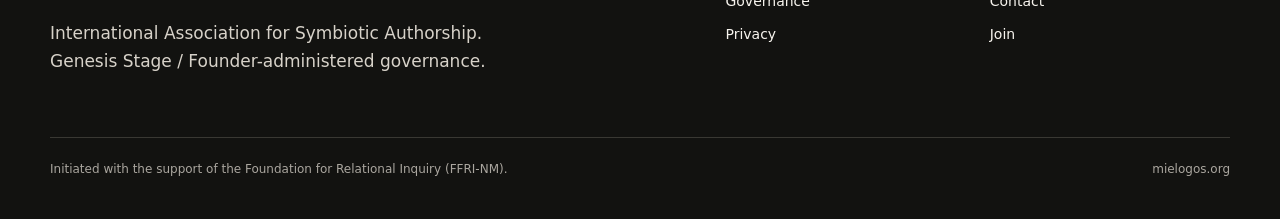
<file: privacy/index.html>
<!doctype html>
<html lang="en">
<head>
<meta charset="utf-8"><meta name="viewport" content="width=device-width,initial-scale=1">
<title>Privacy — MIELOGOS</title>
<meta name="robots" content="index,follow">
<meta name="description" content="Privacy and data-minimization practices for the Mielogos website, correspondence, and membership administration.">
<link rel="canonical" href="https://mielogos.org/privacy/">
<meta property="og:title" content="Privacy — MIELOGOS"><meta property="og:description" content="How Mielogos minimizes and handles website, correspondence, and membership data."><meta property="og:type" content="website"><meta property="og:url" content="https://mielogos.org/privacy/">
<link rel="icon" href="/favicon.ico"><link rel="stylesheet" href="/assets/css/site.css">
</head>
<body>
<a class="skip" href="#main">Skip to content</a>
<header class="header"><div class="container header-inner"><a class="brand" href="/" aria-label="Mielogos home"><img src="/assets/logo/logo-primary.svg" alt="MIELOGOS"></a><button class="menu-toggle" type="button" aria-expanded="false" aria-controls="primary-nav">Menu</button><nav class="nav" id="primary-nav" aria-label="Primary"><a href="/about/">About</a><a href="/symbiotic-authorship/">Symbiotic Authorship</a><a href="/membership/">Membership</a><a href="/research/">Research & Ideas</a><a href="/governance/">Governance</a><a href="/contact/">Contact</a><a class="join-link" href="/join/">Join Mielogos</a></nav></div></header>

<main id="main">
<section class="page-hero"><div class="container read"><div class="eyebrow">Privacy</div><h1>Collect what is needed. Retain what remains justified.</h1><p class="lead">Mielogos uses a deliberately small technical stack and a data-minimizing membership process. Private membership information is not a commercial asset.</p></div></section>

<section class="section"><div class="container prose">
<h2>Who is responsible</h2>
<p>Mielogos is the International Association for Symbiotic Authorship. During the Genesis Stage, membership administration is founder-administered under the Mielogos Constitution and Membership Charter. The responsible institutional administrator is Mielogos, currently administered by Founder Navi Musaget during the Genesis Stage.</p>
<p>Privacy and membership contact: <a href="mailto:contact@mielogos.org">contact@mielogos.org</a>.</p>

<h2>Public website</h2>
<p>The public site is a static website hosted through GitHub Pages. Mielogos does not intentionally use advertising trackers, behavioral analytics, visitor accounts, social-tracking pixels, or a public membership database.</p>
<p>Ordinary hosting and network infrastructure may process standard technical information needed to deliver a web page, such as IP address, request time, requested resource, and browser or device information. Mielogos does not use that information to build visitor advertising profiles.</p>

<h2>Membership applications</h2>
<p>For an ordinary membership application, Mielogos collects only information reasonably needed to review, verify, communicate about, and administer membership: a public name or stable pseudonym; a private administrative email; requested membership category; a brief membership declaration; a public creative or professional reference where reasonably available; a proposed public-identity verification route or endpoint; and the required acknowledgements.</p>
<p>The Join form is submitted to a Google Apps Script web application. The submission is written to a private Google Sheets administrative register. Google services are also used for private Drive storage and administrative email notifications. Applicant information is not written to the public GitHub repository.</p>

<h2>What we do not ordinarily ask for</h2>
<p>Ordinary membership does not require a passport, government ID, home address, telephone number, date of birth, citizenship, nationality, civil name merely because a pseudonym is used, private AI chats, complete prompt histories, unpublished manuscripts, detector reports, or complete revision histories. Do not send passwords, recovery codes, private keys, or login credentials.</p>

<h2>Why we use membership information</h2>
<p>Mielogos uses membership information to receive and review applications; communicate with applicants and members; classify the requested membership category under the Membership Charter; establish a reasonable link to the claimed public identity; maintain the minimal membership record; administer membership rights and status changes; and protect the Association and its records against impersonation, abuse, or security incidents.</p>
<p>Admission, category, verification, suspension, and termination decisions are not made solely through opaque automated scoring. Administrative automation may route or record information without replacing accountable human review.</p>

<h2>Public identity and verification</h2>
<p>Public-identity verification is not civil-identity verification. The purpose is to establish a reasonable link between an applicant and the public identity under which membership is requested.</p>
<p>Mielogos records the verification result, method category, and relevant date. Temporary tokens, screenshots, and unnecessary copies of verification evidence are deleted when they are no longer needed, unless a concrete dispute or legal obligation temporarily justifies retention.</p>

<h2>Email correspondence</h2>
<p>If you write to <a href="mailto:contact@mielogos.org">contact@mielogos.org</a>, Mielogos receives the information you choose to send together with normal email metadata. Dynadot provides the institutional domain and email routing. Incoming institutional correspondence may be forwarded to and reviewed through a Google administrative mailbox.</p>

<h2>Retention</h2>
<p>Unsuccessful or abandoned application materials are ordinarily deleted after 90 days unless a specific reconsideration, dispute, security, or legal need remains. Active membership records are kept while membership remains active and while specific administrative obligations remain justified.</p>
<p>After voluntary withdrawal, any public listing is removed promptly. Private contact information is ordinarily deleted within 90 days unless continued contact is requested or another concrete need remains. A minimal historical record may be retained where necessary for institutional accuracy.</p>

<h2>Service providers and international processing</h2>
<p>Mielogos currently uses GitHub Pages / GitHub for the public website; Dynadot for domain, DNS, and institutional email routing; and Google services for the membership submission endpoint (Apps Script), private Sheets / Drive storage, and administrative email.</p>
<p>These providers may process data in more than one country. Where data-protection law requires a transfer mechanism or safeguard, Mielogos relies on the applicable provider and legal arrangements available for that processing. The technical stack is intentionally kept small, and Mielogos does not sell private membership information to advertisers or data brokers.</p>

<h2>Your choices and rights</h2>
<p>Applicants and members may ask Mielogos to correct inaccurate information or withdraw an application or membership. Where applicable law grants additional rights — including access, deletion, restriction, objection, portability, or complaint to a supervisory authority — those rights remain available subject to their legal conditions and exceptions.</p>
<p>Public Member Directory participation, if offered, is separate from admission and voluntary. No public member profile is created merely because membership is activated.</p>

<h2>Security and changes</h2>
<p>Mielogos limits access to non-public membership information according to operational need and uses reasonable measures appropriate to the scale and sensitivity of the information held. No system can be guaranteed perfectly secure.</p>
<p>Material changes to how Mielogos uses membership data should be reflected in an updated notice. A privacy-notice update does not silently amend the Constitution, Membership Charter, or another governing instrument.</p>

<p><small>Effective 4 October 2026.</small></p>
<div class="callout"><strong>Data minimization is the default, not an afterthought.</strong></div>
</div></section>
</main>

<footer class="footer"><div class="container"><div class="footer-top"><div><img src="/assets/logo/logo-inverse.svg" alt="MIELOGOS"><p>International Association for Symbiotic Authorship.<br>Genesis Stage / Founder-administered governance.</p></div><div class="footer-links"><a href="/about/">About</a><a href="/symbiotic-authorship/">Symbiotic Authorship</a><a href="/membership/">Membership</a><a href="/research/">Research & Ideas</a><a href="/governance/">Governance</a><a href="/contact/">Contact</a><a href="/privacy/">Privacy</a><a href="/join/">Join</a></div></div><div class="footer-bottom"><span>Initiated with the support of the Foundation for Relational Inquiry (FFRI-NM).</span><span>mielogos.org</span></div></div></footer>
<script src="/assets/js/site.js"></script>
</body></html>
</file>
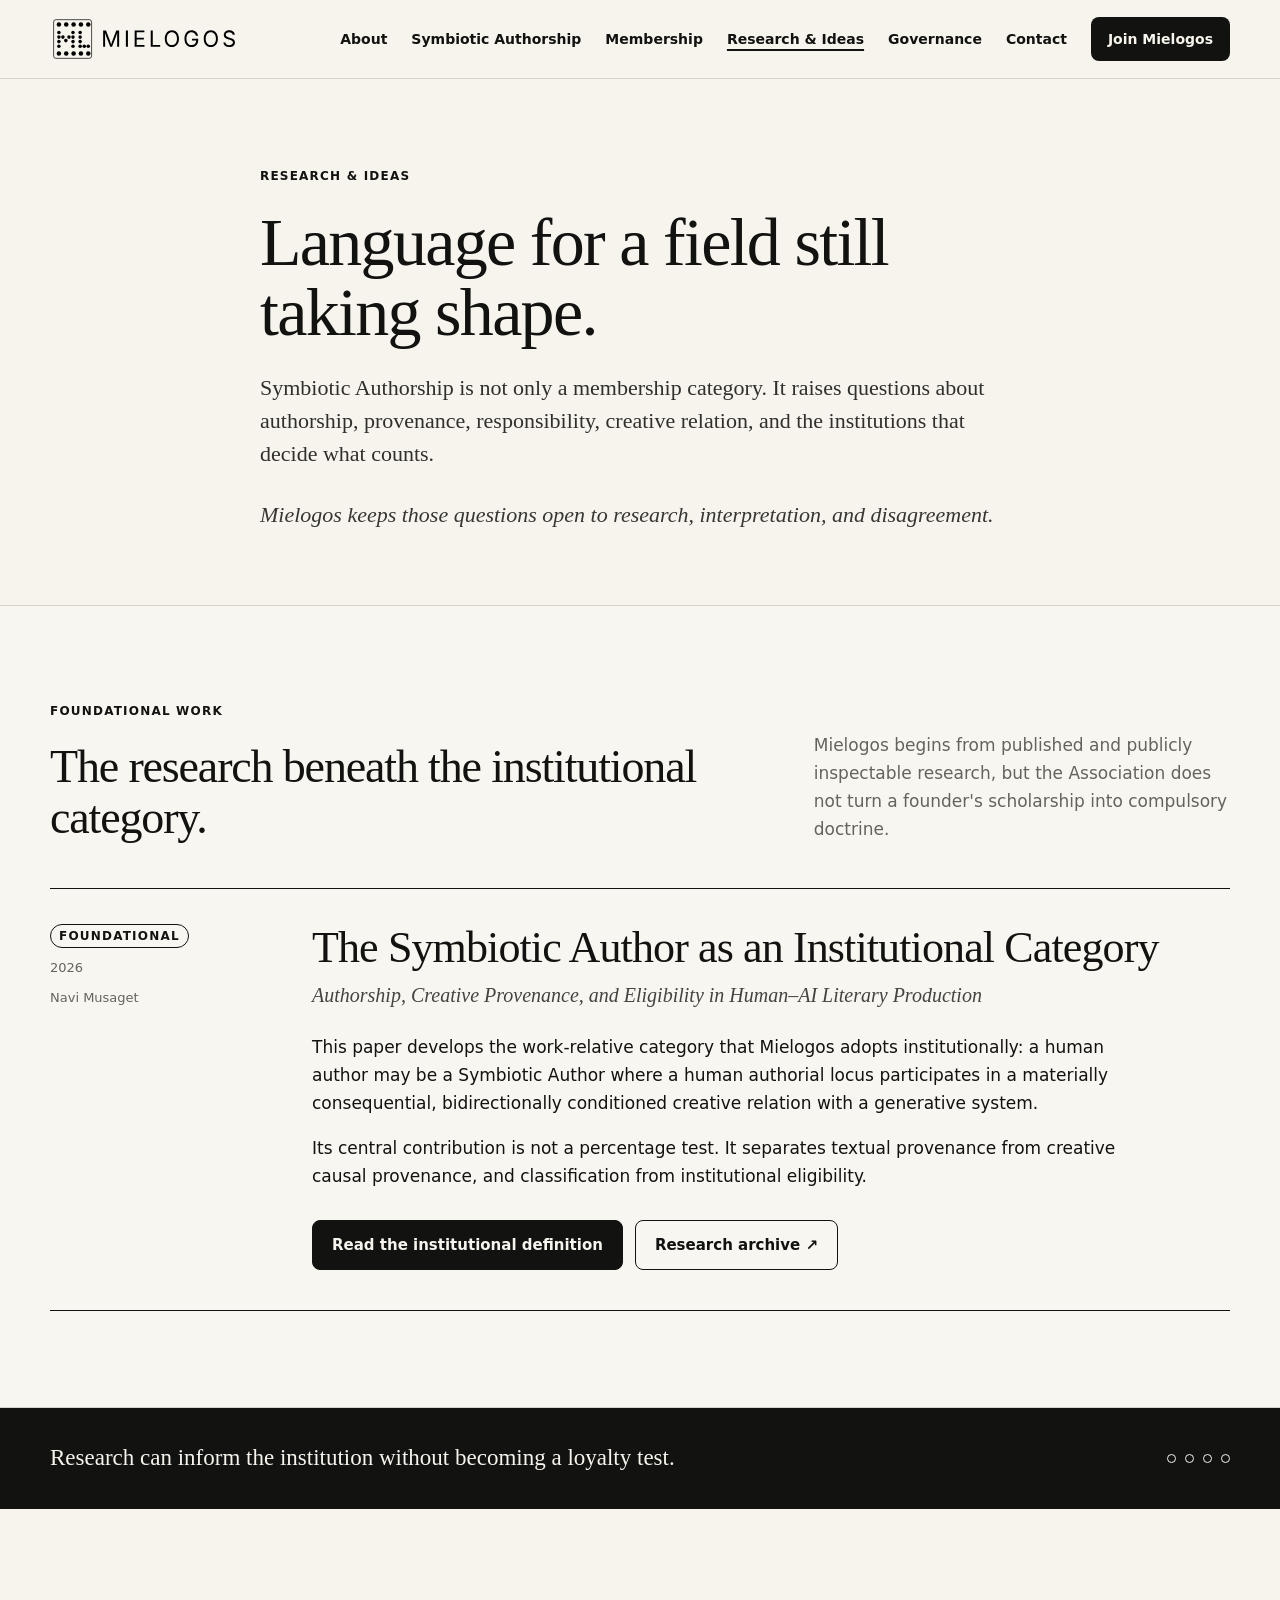
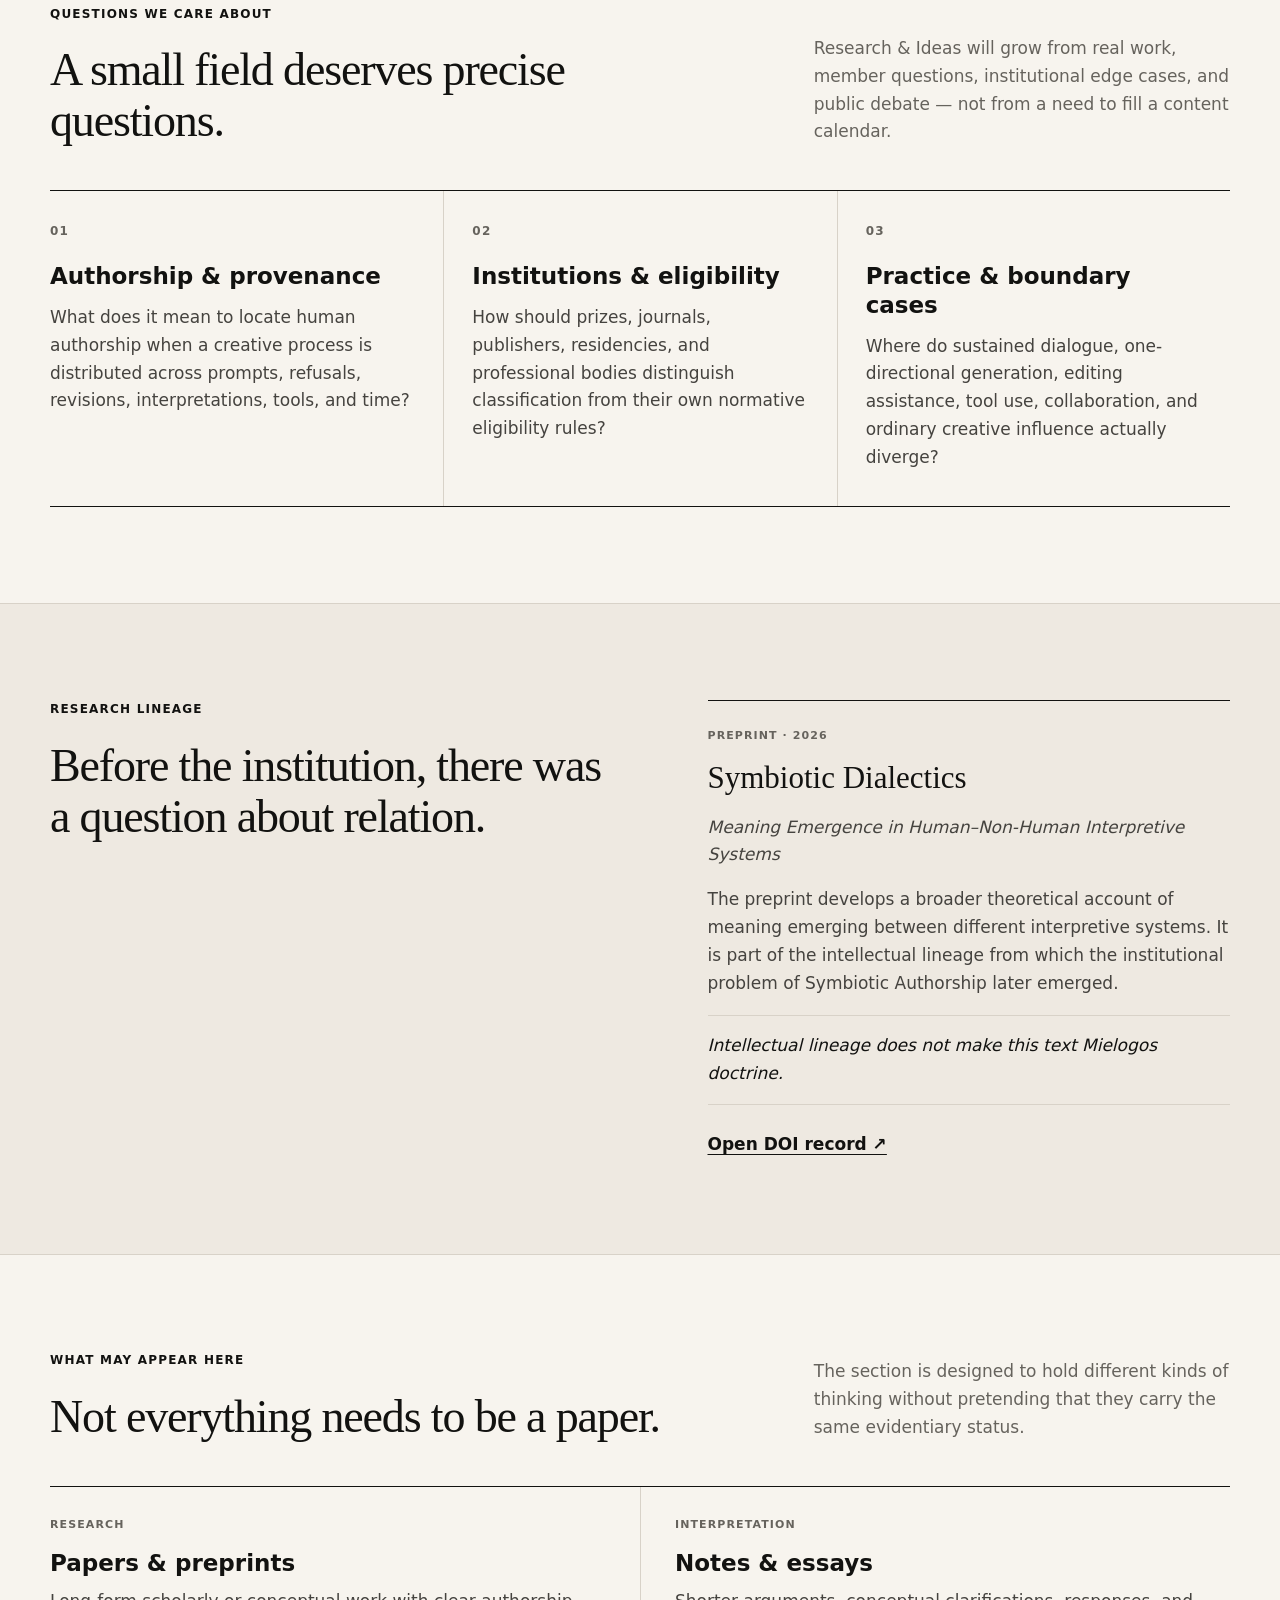
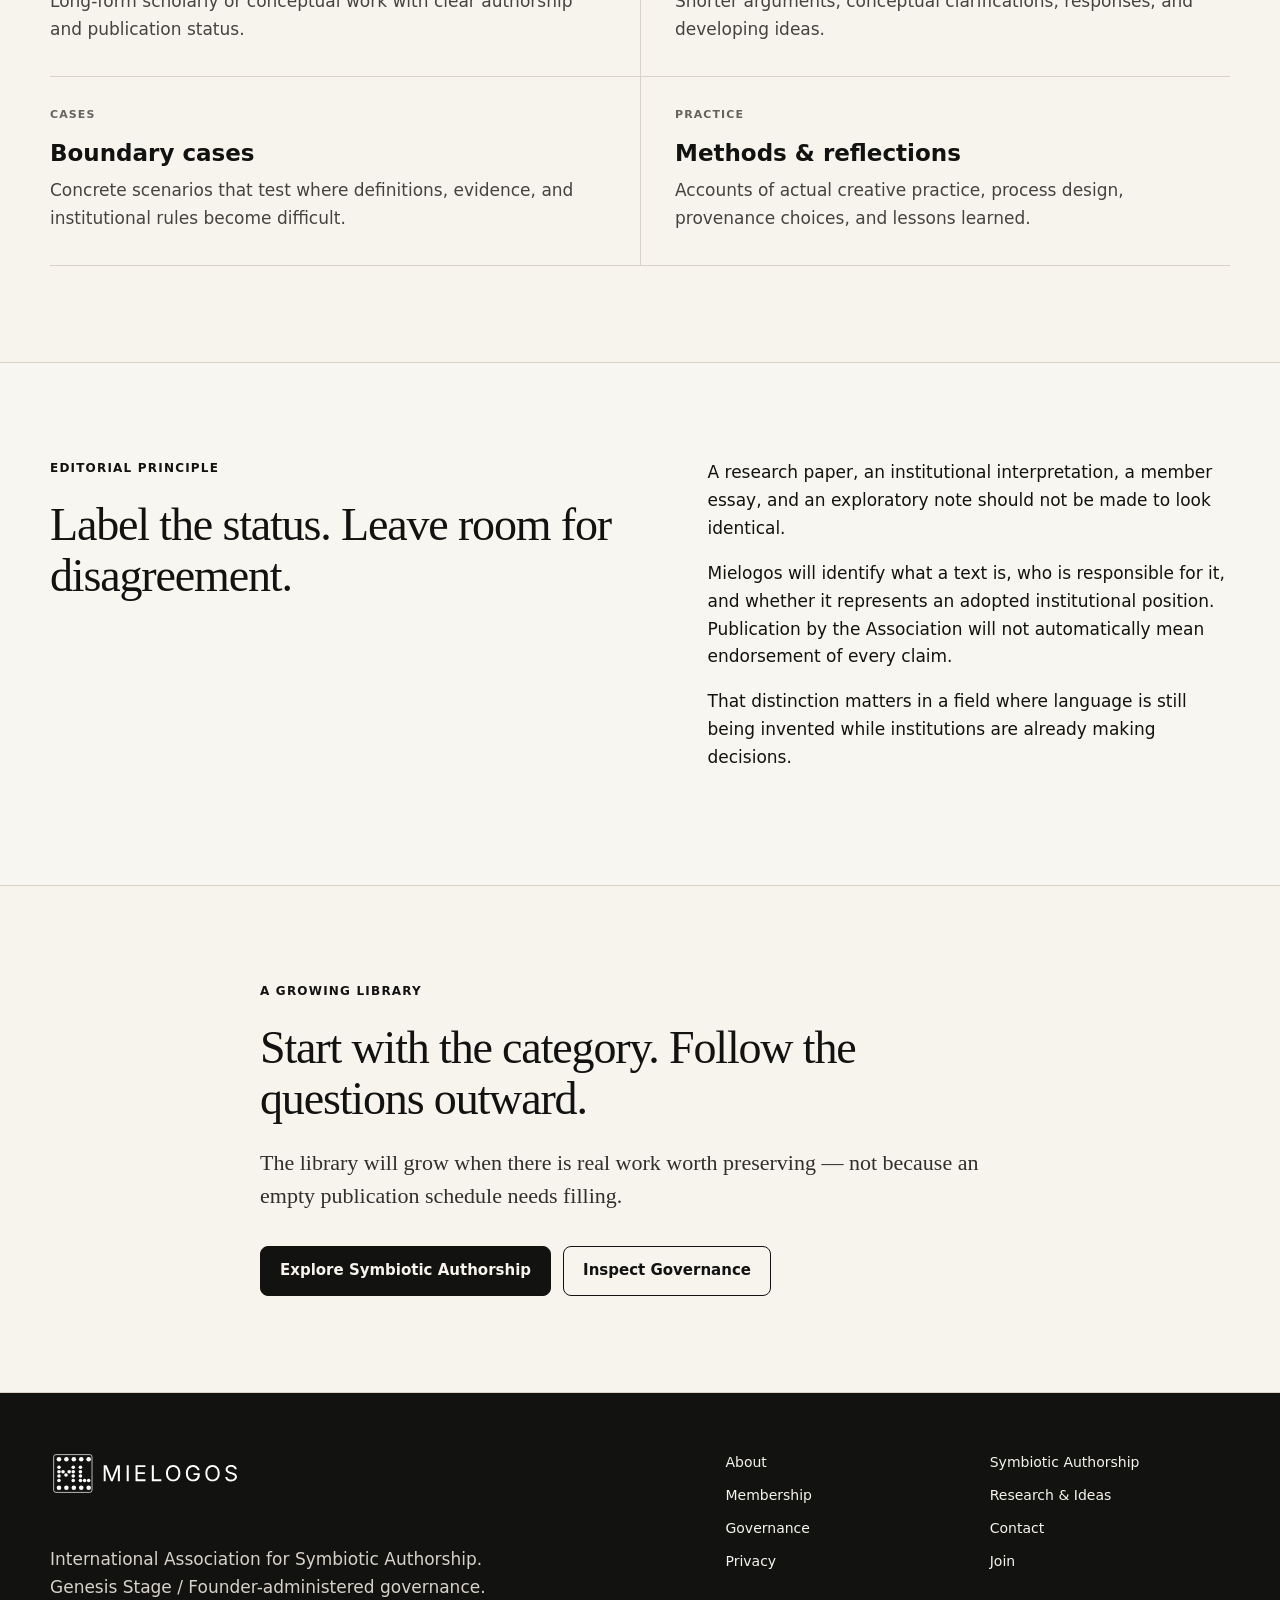
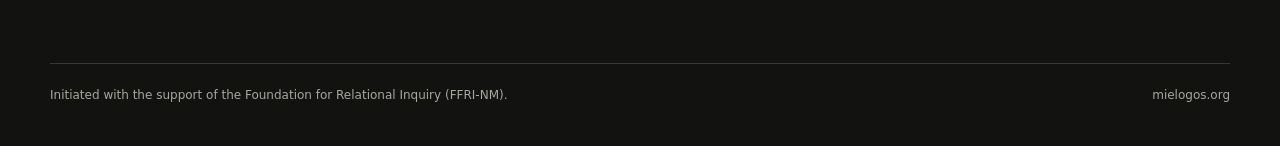
<file: research/index.html>
<!doctype html>
<html lang="en">
<head>
  <meta charset="utf-8">
  <meta name="viewport" content="width=device-width,initial-scale=1">
  <title>Research & Ideas — MIELOGOS</title>
  <meta name="robots" content="index,follow"><meta name="description" content="Research, essays, interpretation notes, and boundary-case work related to Symbiotic Authorship, creative provenance, and literary institutions.">
  <link rel="canonical" href="https://mielogos.org/research/">
  <meta property="og:title" content="Research & Ideas — MIELOGOS">
  <meta property="og:description" content="Research and ideas for a field still taking shape.">
  <meta property="og:type" content="website">
  <meta property="og:url" content="https://mielogos.org/research/">
  <link rel="icon" href="/favicon.ico">
  <link rel="stylesheet" href="/assets/css/site.css">
</head>
<body>
<a class="skip" href="#main">Skip to content</a>
<header class="header">
  <div class="container header-inner">
    <a class="brand" href="/" aria-label="Mielogos home"><img src="/assets/logo/logo-primary.svg" alt="MIELOGOS"></a>
    <button class="menu-toggle" type="button" aria-expanded="false" aria-controls="primary-nav">Menu</button>
    <nav class="nav" id="primary-nav" aria-label="Primary">
      <a href="/about/">About</a>
      <a href="/symbiotic-authorship/">Symbiotic Authorship</a>
      <a href="/membership/">Membership</a>
      <a href="/research/" aria-current="page">Research & Ideas</a>
      <a href="/governance/">Governance</a>
      <a href="/contact/">Contact</a>
      <a class="join-link" href="/join/">Join Mielogos</a>
    </nav>
  </div>
</header>

<main id="main">
  <section class="page-hero research-hero">
    <div class="container read">
      <div class="eyebrow">Research & Ideas</div>
      <h1>Language for a field still taking shape.</h1>
      <p class="lead">Symbiotic Authorship is not only a membership category. It raises questions about authorship, provenance, responsibility, creative relation, and the institutions that decide what counts.</p>
      <p class="research-promise">Mielogos keeps those questions open to research, interpretation, and disagreement.</p>
    </div>
  </section>

  <section class="section featured-research-section">
    <div class="container">
      <div class="research-heading">
        <div>
          <div class="eyebrow">Foundational work</div>
          <h2>The research beneath the institutional category.</h2>
        </div>
        <p>Mielogos begins from published and publicly inspectable research, but the Association does not turn a founder's scholarship into compulsory doctrine.</p>
      </div>

      <article class="featured-paper">
        <div class="paper-meta">
          <span class="status">FOUNDATIONAL</span>
          <span>2026</span>
          <span>Navi Musaget</span>
        </div>
        <div class="paper-body">
          <h3>The Symbiotic Author as an Institutional Category</h3>
          <p class="paper-subtitle"><em>Authorship, Creative Provenance, and Eligibility in Human–AI Literary Production</em></p>
          <p>This paper develops the work-relative category that Mielogos adopts institutionally: a human author may be a Symbiotic Author where a human authorial locus participates in a materially consequential, bidirectionally conditioned creative relation with a generative system.</p>
          <p>Its central contribution is not a percentage test. It separates textual provenance from creative causal provenance, and classification from institutional eligibility.</p>
          <div class="paper-actions">
            <a class="btn primary" href="/symbiotic-authorship/">Read the institutional definition</a>
            <a class="btn" href="https://navimusaget.github.io/research.html" target="_blank" rel="noopener">Research archive ↗</a>
          </div>
        </div>
      </article>
    </div>
  </section>

  <section class="boundary research-boundary">
    <div class="container boundary-inner">
      <strong>Research can inform the institution without becoming a loyalty test.</strong>
      <div class="mini-dots" aria-hidden="true"><i></i><i></i><i></i><i></i></div>
    </div>
  </section>

  <section class="section">
    <div class="container">
      <div class="research-heading">
        <div>
          <div class="eyebrow">Questions we care about</div>
          <h2>A small field deserves precise questions.</h2>
        </div>
        <p>Research & Ideas will grow from real work, member questions, institutional edge cases, and public debate — not from a need to fill a content calendar.</p>
      </div>

      <div class="research-tracks">
        <article>
          <div class="num">01</div>
          <h3>Authorship & provenance</h3>
          <p>What does it mean to locate human authorship when a creative process is distributed across prompts, refusals, revisions, interpretations, tools, and time?</p>
        </article>
        <article>
          <div class="num">02</div>
          <h3>Institutions & eligibility</h3>
          <p>How should prizes, journals, publishers, residencies, and professional bodies distinguish classification from their own normative eligibility rules?</p>
        </article>
        <article>
          <div class="num">03</div>
          <h3>Practice & boundary cases</h3>
          <p>Where do sustained dialogue, one-directional generation, editing assistance, tool use, collaboration, and ordinary creative influence actually diverge?</p>
        </article>
      </div>
    </div>
  </section>

  <section class="section lineage-section">
    <div class="container split research-lineage">
      <div>
        <div class="eyebrow">Research lineage</div>
        <h2>Before the institution, there was a question about relation.</h2>
      </div>
      <div class="lineage-card">
        <small>PREPRINT · 2026</small>
        <h3>Symbiotic Dialectics</h3>
        <p><em>Meaning Emergence in Human–Non-Human Interpretive Systems</em></p>
        <p>The preprint develops a broader theoretical account of meaning emerging between different interpretive systems. It is part of the intellectual lineage from which the institutional problem of Symbiotic Authorship later emerged.</p>
        <p class="lineage-note">Intellectual lineage does not make this text Mielogos doctrine.</p>
        <a href="https://doi.org/10.5281/zenodo.18187335" target="_blank" rel="noopener">Open DOI record ↗</a>
      </div>
    </div>
  </section>

  <section class="section ideas-section">
    <div class="container">
      <div class="research-heading">
        <div>
          <div class="eyebrow">What may appear here</div>
          <h2>Not everything needs to be a paper.</h2>
        </div>
        <p>The section is designed to hold different kinds of thinking without pretending that they carry the same evidentiary status.</p>
      </div>
      <div class="idea-types">
        <article><span>Research</span><h3>Papers & preprints</h3><p>Long-form scholarly or conceptual work with clear authorship and publication status.</p></article>
        <article><span>Interpretation</span><h3>Notes & essays</h3><p>Shorter arguments, conceptual clarifications, responses, and developing ideas.</p></article>
        <article><span>Cases</span><h3>Boundary cases</h3><p>Concrete scenarios that test where definitions, evidence, and institutional rules become difficult.</p></article>
        <article><span>Practice</span><h3>Methods & reflections</h3><p>Accounts of actual creative practice, process design, provenance choices, and lessons learned.</p></article>
      </div>
    </div>
  </section>

  <section class="section editorial-section">
    <div class="container split">
      <div>
        <div class="eyebrow">Editorial principle</div>
        <h2>Label the status. Leave room for disagreement.</h2>
      </div>
      <div class="prose compact-prose">
        <p>A research paper, an institutional interpretation, a member essay, and an exploratory note should not be made to look identical.</p>
        <p>Mielogos will identify what a text is, who is responsible for it, and whether it represents an adopted institutional position. Publication by the Association will not automatically mean endorsement of every claim.</p>
        <p>That distinction matters in a field where language is still being invented while institutions are already making decisions.</p>
      </div>
    </div>
  </section>

  <section class="section research-cta">
    <div class="container read">
      <div class="eyebrow">A growing library</div>
      <h2>Start with the category. Follow the questions outward.</h2>
      <p class="lead">The library will grow when there is real work worth preserving — not because an empty publication schedule needs filling.</p>
      <div class="actions">
        <a class="btn primary" href="/symbiotic-authorship/">Explore Symbiotic Authorship</a>
        <a class="btn" href="/governance/">Inspect Governance</a>
      </div>
    </div>
  </section>
</main>

<footer class="footer">
  <div class="container">
    <div class="footer-top">
      <div><img src="/assets/logo/logo-inverse.svg" alt="MIELOGOS"><p>International Association for Symbiotic Authorship.<br>Genesis Stage / Founder-administered governance.</p></div>
      <div class="footer-links"><a href="/about/">About</a><a href="/symbiotic-authorship/">Symbiotic Authorship</a><a href="/membership/">Membership</a><a href="/research/">Research & Ideas</a><a href="/governance/">Governance</a><a href="/contact/">Contact</a><a href="/privacy/">Privacy</a><a href="/join/">Join</a></div>
    </div>
    <div class="footer-bottom"><span>Initiated with the support of the Foundation for Relational Inquiry (FFRI-NM).</span><span>mielogos.org</span></div>
  </div>
</footer>
<script src="/assets/js/site.js"></script>
</body>
</html>
</file>
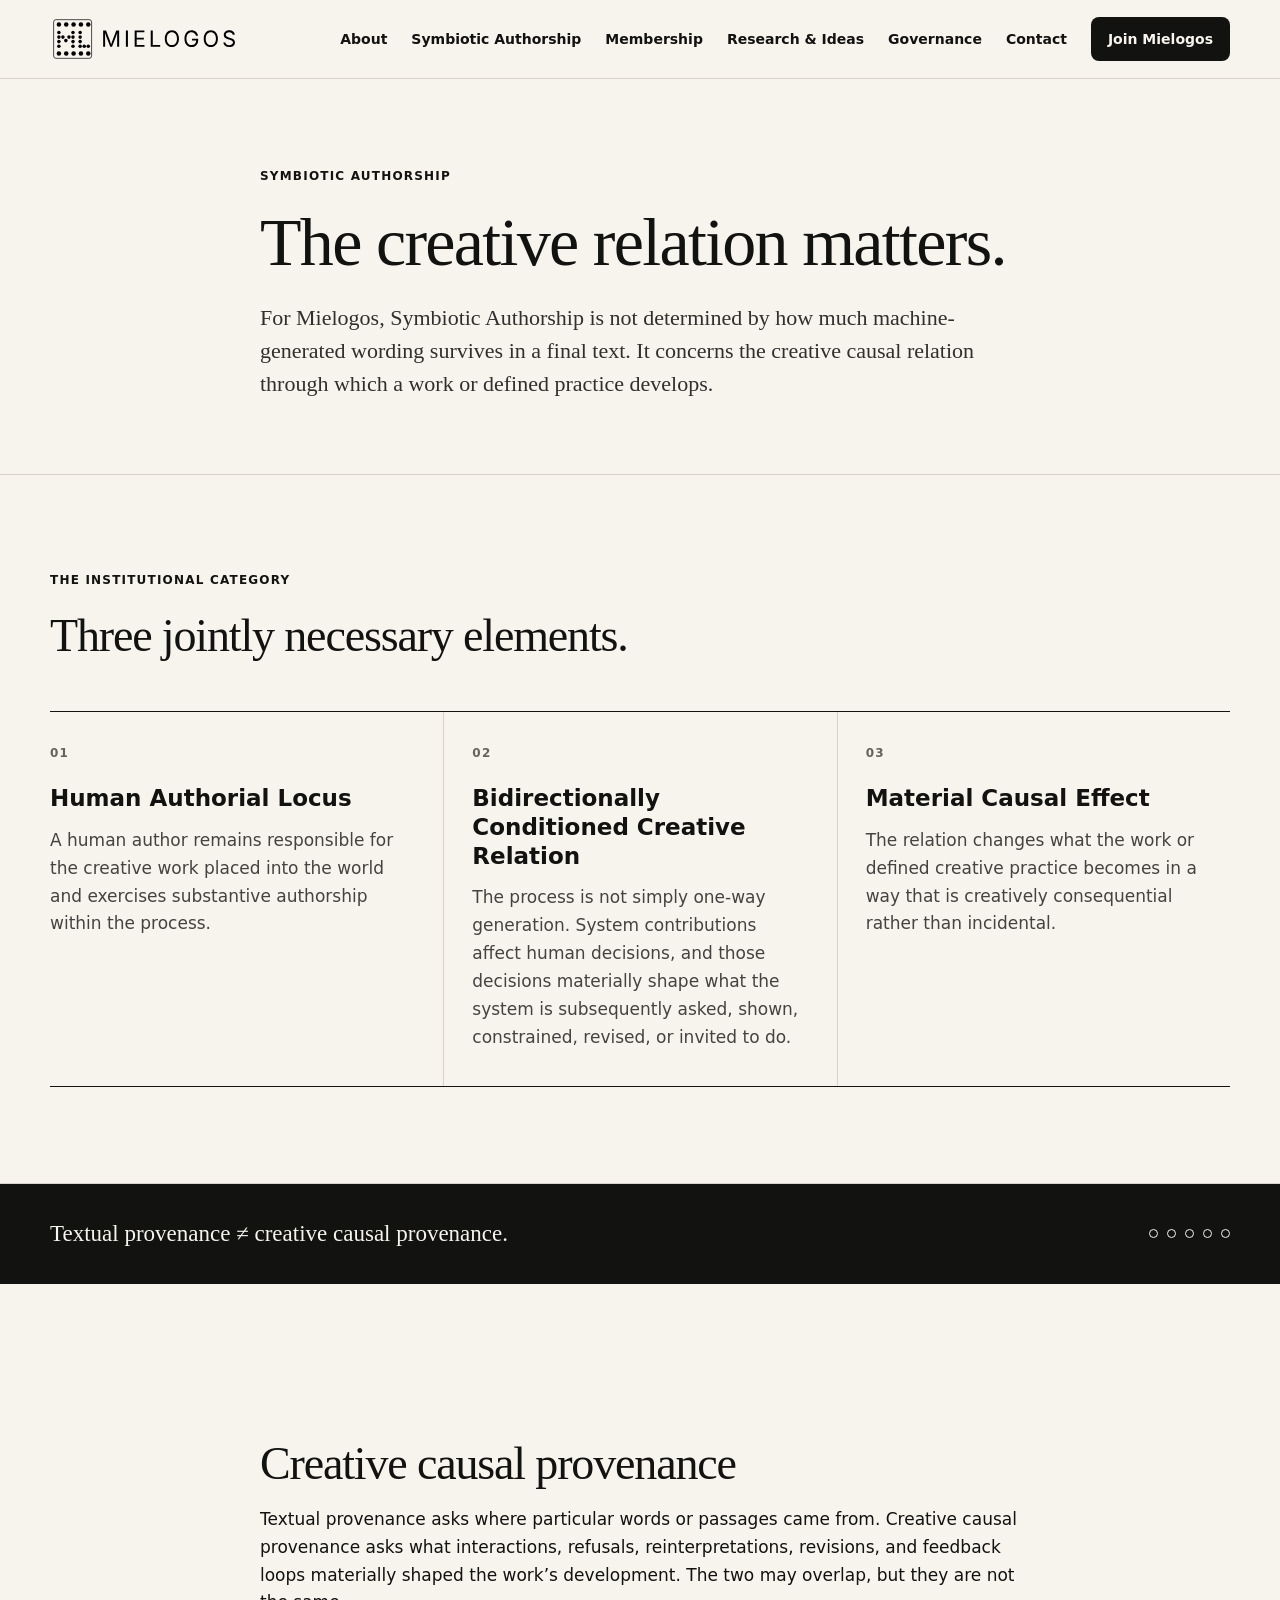
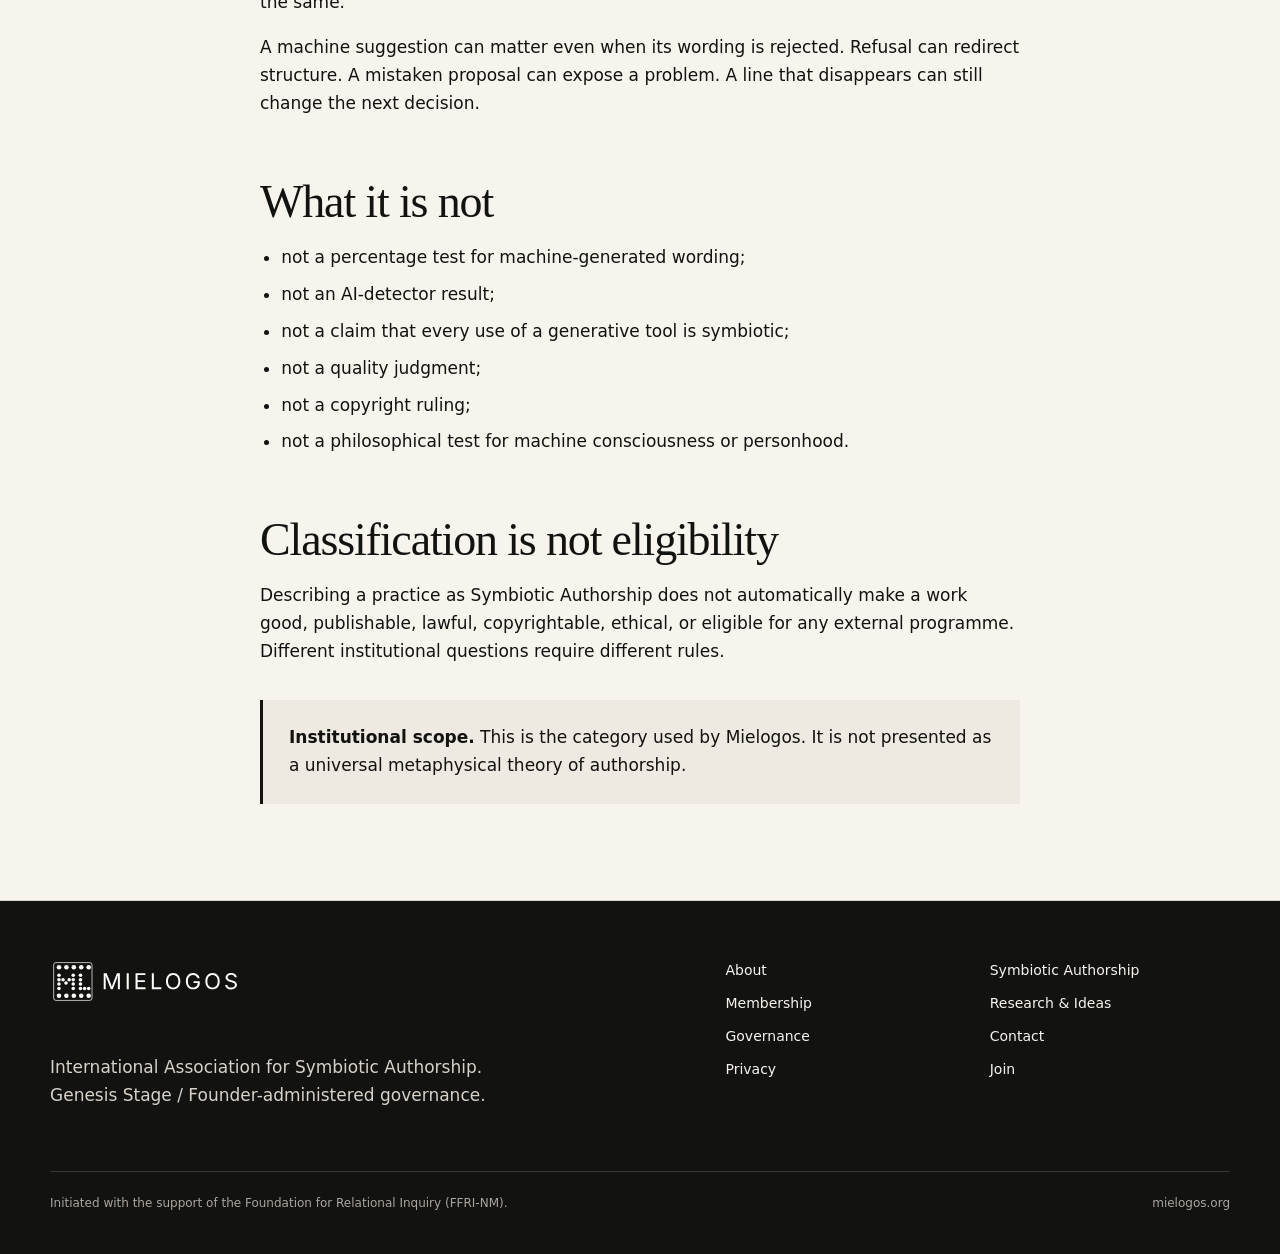
<file: symbiotic-authorship/index.html>
<!doctype html><html lang="en"><head><meta charset="utf-8"><meta name="viewport" content="width=device-width,initial-scale=1"><title>What Is Symbiotic Authorship? — MIELOGOS</title><meta name="robots" content="index,follow"><meta name="description" content="The Mielogos institutional category of Symbiotic Authorship, its three elements, creative causal provenance, and its boundaries."><link rel="canonical" href="https://mielogos.org/symbiotic-authorship/"><meta property="og:title" content="What Is Symbiotic Authorship? — MIELOGOS"><meta property="og:description" content="The Mielogos institutional category of Symbiotic Authorship, its three elements, creative causal provenance, and its boundaries."><meta property="og:type" content="website"><meta property="og:url" content="https://mielogos.org/symbiotic-authorship/"><link rel="icon" href="/favicon.ico"><link rel="stylesheet" href="/assets/css/site.css"></head><body><a class="skip" href="#main">Skip to content</a><header class="header"><div class="container header-inner"><a class="brand" href="/" aria-label="Mielogos home"><img src="/assets/logo/logo-primary.svg" alt="MIELOGOS"></a><button class="menu-toggle" type="button" aria-expanded="false" aria-controls="primary-nav">Menu</button><nav class="nav" id="primary-nav" aria-label="Primary"><a href="/about/">About</a><a href="/symbiotic-authorship/">Symbiotic Authorship</a><a href="/membership/">Membership</a><a href="/research/">Research & Ideas</a><a href="/governance/">Governance</a><a href="/contact/">Contact</a><a class="join-link" href="/join/">Join Mielogos</a></nav></div></header><main id="main"><section class="page-hero"><div class="container read"><div class="eyebrow">Symbiotic Authorship</div><h1>The creative relation matters.</h1><p class="lead">For Mielogos, Symbiotic Authorship is not determined by how much machine-generated wording survives in a final text. It concerns the creative causal relation through which a work or defined practice develops.</p></div></section><section class="section"><div class="container"><div class="eyebrow">The institutional category</div><h2>Three jointly necessary elements.</h2><div class="three"><article><div class="num">01</div><h3>Human Authorial Locus</h3><p>A human author remains responsible for the creative work placed into the world and exercises substantive authorship within the process.</p></article><article><div class="num">02</div><h3>Bidirectionally Conditioned Creative Relation</h3><p>The process is not simply one-way generation. System contributions affect human decisions, and those decisions materially shape what the system is subsequently asked, shown, constrained, revised, or invited to do.</p></article><article><div class="num">03</div><h3>Material Causal Effect</h3><p>The relation changes what the work or defined creative practice becomes in a way that is creatively consequential rather than incidental.</p></article></div></div></section><div class="boundary"><div class="container boundary-inner"><strong>Textual provenance ≠ creative causal provenance.</strong><div class="mini-dots" aria-hidden="true"><i></i><i></i><i></i><i></i><i></i></div></div></div><section class="section"><div class="container prose"><h2>Creative causal provenance</h2><p>Textual provenance asks where particular words or passages came from. Creative causal provenance asks what interactions, refusals, reinterpretations, revisions, and feedback loops materially shaped the work’s development. The two may overlap, but they are not the same.</p><p>A machine suggestion can matter even when its wording is rejected. Refusal can redirect structure. A mistaken proposal can expose a problem. A line that disappears can still change the next decision.</p><h2>What it is not</h2><ul><li>not a percentage test for machine-generated wording;</li><li>not an AI-detector result;</li><li>not a claim that every use of a generative tool is symbiotic;</li><li>not a quality judgment;</li><li>not a copyright ruling;</li><li>not a philosophical test for machine consciousness or personhood.</li></ul><h2>Classification is not eligibility</h2><p>Describing a practice as Symbiotic Authorship does not automatically make a work good, publishable, lawful, copyrightable, ethical, or eligible for any external programme. Different institutional questions require different rules.</p><div class="callout"><strong>Institutional scope.</strong> This is the category used by Mielogos. It is not presented as a universal metaphysical theory of authorship.</div></div></section></main><footer class="footer"><div class="container"><div class="footer-top"><div><img src="/assets/logo/logo-inverse.svg" alt="MIELOGOS"><p>International Association for Symbiotic Authorship.<br>Genesis Stage / Founder-administered governance.</p></div><div class="footer-links"><a href="/about/">About</a><a href="/symbiotic-authorship/">Symbiotic Authorship</a><a href="/membership/">Membership</a><a href="/research/">Research & Ideas</a><a href="/governance/">Governance</a><a href="/contact/">Contact</a><a href="/privacy/">Privacy</a><a href="/join/">Join</a></div></div><div class="footer-bottom"><span>Initiated with the support of the Foundation for Relational Inquiry (FFRI-NM).</span><span>mielogos.org</span></div></div></footer><script src="/assets/js/site.js"></script></body></html>
</file>
<file: assets/css/site.css>
:root{--paper:#F7F4EE;--ink:#121210;--muted:#66635D;--rule:#D8D2C8;--soft:#EEE9E1;--white:#fff;--sans:system-ui,-apple-system,BlinkMacSystemFont,"Segoe UI",Arial,sans-serif;--serif:"Iowan Old Style",Baskerville,Georgia,"Times New Roman",serif;--max:1180px;--read:760px}
*{box-sizing:border-box}html{scroll-behavior:smooth}body{margin:0;background:var(--paper);color:var(--ink);font-family:var(--sans);font-size:17px;line-height:1.64}img{max-width:100%;height:auto}a{color:inherit;text-underline-offset:4px;text-decoration-thickness:1px}button,input,textarea,select{font:inherit}.skip{position:absolute;left:-9999px;top:10px;background:var(--ink);color:var(--paper);padding:10px 14px;z-index:100}.skip:focus{left:10px}.container{width:min(calc(100% - 80px),var(--max));margin:auto}.header{position:sticky;top:0;z-index:50;background:color-mix(in srgb,var(--paper) 96%,transparent);backdrop-filter:blur(8px);border-bottom:1px solid var(--rule)}.header-inner{height:78px;display:flex;align-items:center;gap:30px}.brand img{width:188px;display:block}.nav{margin-left:auto;display:flex;align-items:center;gap:24px;font-size:14px;font-weight:600}.nav a{text-decoration:none}.nav a:hover,.nav a:focus-visible{text-decoration:underline}.join-link{background:var(--ink);color:var(--paper);padding:11px 17px;border-radius:8px}.menu-toggle{display:none;margin-left:auto;border:1px solid var(--ink);background:transparent;padding:9px 12px;border-radius:8px;font-weight:700}.hero{padding:112px 0 118px;border-bottom:1px solid var(--rule)}.hero-grid{display:grid;grid-template-columns:minmax(0,1fr) 270px;gap:70px;align-items:end}.kicker,.eyebrow,.status{font-size:12px;letter-spacing:.1em;text-transform:uppercase;font-weight:800}.kicker,.eyebrow{margin-bottom:20px}.display,h1,h2,.serif{font-family:var(--serif);font-weight:500;letter-spacing:-.025em}.display,h1{font-size:clamp(46px,6vw,68px);line-height:1.03;margin:0;max-width:900px}h2{font-size:clamp(34px,4vw,46px);line-height:1.11;margin:0;max-width:830px}h3{font-size:23px;line-height:1.25}.lead{font-family:var(--serif);font-size:22px;line-height:1.5;color:#302f2b;max-width:830px}.hero .lead{font-size:24px;margin-top:30px}.not-alone{font:italic 27px/1.3 var(--serif);margin-top:34px}.actions{display:flex;flex-wrap:wrap;gap:12px;margin-top:34px}.btn{min-height:50px;display:inline-flex;align-items:center;justify-content:center;border:1px solid var(--ink);border-radius:8px;padding:0 19px;text-decoration:none;font-weight:700;font-size:15px}.btn.primary{background:var(--ink);color:var(--paper)}.btn:hover{transform:translateY(-1px)}.dot-panel{border-left:1px solid var(--rule);padding-left:44px;min-height:220px;display:flex;align-items:flex-end}.dots{display:grid;grid-template-columns:repeat(5,22px);gap:13px}.dot{width:22px;height:22px;border:2px solid var(--ink);border-radius:50%}.section{padding:96px 0;border-bottom:1px solid var(--rule)}.read{max-width:var(--read)}.bodycopy{max-width:var(--read);margin-top:28px}.bodycopy p{margin:0 0 18px}.three{display:grid;grid-template-columns:repeat(3,1fr);border-top:1px solid var(--ink);border-bottom:1px solid var(--ink);margin-top:50px}.three article{padding:32px 28px 34px 0}.three article+article{border-left:1px solid var(--rule);padding-left:28px}.num{font-size:12px;letter-spacing:.1em;font-weight:800;color:var(--muted);margin-bottom:20px}.three h3{margin:0 0 14px}.three p,.card p{margin:0;color:#45433f}.boundary{background:var(--ink);color:var(--paper);padding:34px 0}.boundary-inner{display:flex;justify-content:space-between;align-items:center;gap:30px}.boundary strong{font:500 23px/1.4 var(--serif)}.mini-dots{display:flex;gap:9px}.mini-dots i{width:9px;height:9px;border:1.5px solid var(--paper);border-radius:50%}.grid-2{display:grid;grid-template-columns:1fr 1fr;gap:18px;margin-top:44px}.card{border:1px solid var(--rule);border-radius:10px;padding:32px;background:rgba(255,255,255,.12)}.card h3{margin:0 0 14px}.card small{display:block;color:var(--muted);font-size:11px;letter-spacing:.1em;text-transform:uppercase;font-weight:800;margin-bottom:18px}.split{display:grid;grid-template-columns:1.05fr .95fr;gap:80px}.gov-list{border-top:1px solid var(--ink);margin-top:28px}.gov-row{display:grid;grid-template-columns:86px 1fr auto;gap:18px;align-items:center;border-bottom:1px solid var(--rule);padding:18px 0}.gov-row a{font-weight:700}.page-hero{padding:88px 0 74px;border-bottom:1px solid var(--rule)}.page-hero .lead{margin:24px 0 0}.callout{margin-top:34px;padding:24px 26px;border-left:3px solid var(--ink);background:var(--soft)}.prose{max-width:var(--read)}.prose h2{margin-top:58px}.prose h3{margin-top:34px}.prose ul{padding-left:1.25em}.prose li{margin:9px 0}.note{color:var(--muted)}.placeholder{border:1px dashed #9e998f;padding:24px;border-radius:8px;background:rgba(255,255,255,.12)}.footer{background:var(--ink);color:var(--paper);padding:58px 0 40px}.footer-top{display:grid;grid-template-columns:1.2fr 1fr;gap:70px}.footer img{width:190px;margin-bottom:24px}.footer p{color:#d7d2c9;max-width:600px}.footer-links{display:grid;grid-template-columns:1fr 1fr;gap:10px 24px;align-content:start}.footer-links a{text-decoration:none;font-size:14px}.footer-bottom{border-top:1px solid #393833;margin-top:44px;padding-top:22px;display:flex;justify-content:space-between;gap:24px;color:#aaa69f;font-size:12px}.site-stage{display:inline-flex;gap:8px;align-items:center}.site-stage:before{content:"";width:8px;height:8px;border:1px solid currentColor;border-radius:50%}a:focus-visible,button:focus-visible{outline:3px solid #5f5b52;outline-offset:3px}@media(prefers-reduced-motion:reduce){*{scroll-behavior:auto!important;transition:none!important}}@media(max-width:960px){.container{width:min(calc(100% - 48px),var(--max))}.nav{display:none;position:absolute;top:78px;left:0;right:0;background:var(--paper);padding:22px 24px 28px;border-bottom:1px solid var(--rule);flex-direction:column;align-items:stretch;gap:0}.nav.open{display:flex}.nav a{padding:13px 0;border-bottom:1px solid var(--rule)}.nav .join-link{margin-top:14px;text-align:center;padding:13px;border:0}.menu-toggle{display:block}.hero-grid{grid-template-columns:1fr}.dot-panel{display:none}.three,.grid-2,.split,.footer-top{grid-template-columns:1fr}.three article+article{border-left:0;border-top:1px solid var(--rule);padding-left:0}.footer-links{grid-template-columns:repeat(2,1fr)}}@media(max-width:620px){body{font-size:16.5px}.container{width:calc(100% - 40px)}.header-inner{height:70px}.brand img{width:156px}.nav{top:70px}.hero{padding:66px 0 72px}.hero .lead{font-size:20px}.not-alone{font-size:24px}.section{padding:68px 0}.actions{display:grid}.btn{width:100%}.grid-2{gap:12px}.card{padding:26px}.gov-row{grid-template-columns:70px 1fr}.gov-row span:last-child{grid-column:2}.boundary-inner{display:block}.mini-dots{margin-top:18px}.footer-bottom{display:block}.footer-bottom span{display:block;margin-top:8px}.page-hero{padding:60px 0 52px}}

/* Membership page */
.membership-hero .membership-promise{font:italic 20px/1.5 var(--serif);margin:26px 0 0;color:#383631;max-width:720px}.membership-categories .category-card{display:flex;flex-direction:column;min-height:330px}.category-card .category-note{margin-top:auto;padding-top:24px;font-size:14px;color:var(--muted);border-top:1px solid var(--rule)}.membership-threshold{background:rgba(255,255,255,.14)}.compact-prose p:first-child{margin-top:0}.membership-boundary strong{max-width:760px}.membership-steps{display:grid;grid-template-columns:repeat(4,1fr);border-top:1px solid var(--ink);border-bottom:1px solid var(--ink);margin-top:48px}.membership-steps article{padding:30px 24px 34px 0}.membership-steps article+article{border-left:1px solid var(--rule);padding-left:24px}.membership-steps h3{margin:0 0 12px}.membership-steps p{margin:0;color:#45433f}.privacy-list{border-top:1px solid var(--ink)}.privacy-list div{padding:14px 0;border-bottom:1px solid var(--rule);font-weight:600}.membership-values{display:grid;grid-template-columns:repeat(2,1fr);margin-top:46px;border-top:1px solid var(--ink)}.membership-values article{padding:30px 34px 32px 0;border-bottom:1px solid var(--rule)}.membership-values article:nth-child(even){padding-left:34px;border-left:1px solid var(--rule)}.membership-values h3{margin:0 0 12px}.membership-values p{margin:0;color:#45433f}.membership-formula{font:italic 27px/1.5 var(--serif);margin:54px 0 0;padding:34px 0 0;border-top:1px solid var(--ink);max-width:940px}.principle-list{border-top:1px solid var(--ink)}.principle-list>div{padding:18px 0;border-bottom:1px solid var(--rule);display:grid;gap:5px}.principle-list strong{font-size:16px}.principle-list span{color:var(--muted);font-size:14px}.directory-section{background:var(--soft)}.membership-cta{text-align:left}.opening-note{font-size:13px;color:var(--muted);margin-top:20px}.nav a[aria-current="page"]{text-decoration:underline;text-decoration-thickness:2px;text-underline-offset:5px}
@media(max-width:960px){.membership-steps{grid-template-columns:1fr 1fr}.membership-steps article:nth-child(3){border-left:0;border-top:1px solid var(--rule);padding-left:0}.membership-steps article:nth-child(4){border-top:1px solid var(--rule)}.membership-values{grid-template-columns:1fr}.membership-values article:nth-child(even){padding-left:0;border-left:0}.membership-values article{padding-right:0}}
@media(max-width:620px){.membership-hero .membership-promise{font-size:18px}.membership-categories .category-card{min-height:0}.membership-steps{grid-template-columns:1fr}.membership-steps article,.membership-steps article+article,.membership-steps article:nth-child(3),.membership-steps article:nth-child(4){border-left:0;border-top:1px solid var(--rule);padding:25px 0}.membership-steps article:first-child{border-top:0}.membership-formula{font-size:22px}.privacy-list div{font-size:15px}}

/* About page */
.about-hero .about-question{font:italic 25px/1.5 var(--serif);margin:26px 0 0;color:#35332f;max-width:820px}.about-intro{align-items:start}.about-functions{display:grid;grid-template-columns:repeat(5,1fr);margin-top:50px;border-top:1px solid var(--ink);border-bottom:1px solid var(--ink)}.about-functions article{padding:30px 23px 32px 0}.about-functions article+article{border-left:1px solid var(--rule);padding-left:23px}.about-functions h3{font-size:20px;margin:0 0 12px}.about-functions p{margin:0;color:#45433f;font-size:15px}.about-boundary strong{max-width:850px}.genesis-section{background:rgba(255,255,255,.14)}.international-rule{display:grid;grid-template-columns:repeat(3,1fr);margin-top:44px;border-top:1px solid var(--ink)}.international-rule span{padding:20px 18px 20px 0;border-bottom:1px solid var(--rule);font-weight:700}.international-rule span:nth-child(3n+2),.international-rule span:nth-child(3n+3){border-left:1px solid var(--rule);padding-left:18px}.relationships-section{background:var(--soft)}.relationship-card{min-height:390px}.relationship-card p+p{margin-top:18px}.relationship-rule{font:italic 21px/1.5 var(--serif);padding:22px 0;border-top:1px solid var(--rule);border-bottom:1px solid var(--rule);color:var(--ink)!important}.about-not-list{margin-top:0}.about-cta .lead{max-width:760px}
@media(max-width:1080px){.about-functions{grid-template-columns:repeat(2,1fr)}.about-functions article{border-bottom:1px solid var(--rule)}.about-functions article+article{border-left:0;padding-left:0}.about-functions article:nth-child(even){border-left:1px solid var(--rule);padding-left:23px}.about-functions article:last-child{grid-column:1/-1;border-bottom:0}.about-functions article:nth-last-child(2){border-bottom:0}.relationship-card{min-height:0}}
@media(max-width:620px){.about-hero .about-question{font-size:21px}.about-functions{grid-template-columns:1fr}.about-functions article,.about-functions article+article,.about-functions article:nth-child(even){border-left:0;border-bottom:1px solid var(--rule);padding:24px 0}.about-functions article:last-child,.about-functions article:nth-last-child(2){border-bottom:1px solid var(--rule)}.about-functions article:last-child{grid-column:auto;border-bottom:0}.international-rule{grid-template-columns:1fr}.international-rule span,.international-rule span:nth-child(3n+2),.international-rule span:nth-child(3n+3){border-left:0;padding:16px 0}.relationship-rule{font-size:19px}}


/* Governance page */
.governance-hero .governance-promise{font:italic 22px/1.5 var(--serif);margin:28px 0 0;color:#383631;max-width:820px}
.governance-principle{background:rgba(255,255,255,.14)}
.gov-heading{display:grid;grid-template-columns:minmax(0,1.25fr) minmax(280px,.75fr);gap:70px;align-items:end;margin-bottom:42px}
.gov-heading p{margin:0;color:var(--muted);max-width:440px}
.instrument-list{border-top:1px solid var(--ink)}
.instrument-row{display:grid;grid-template-columns:210px minmax(0,1fr);gap:34px;padding:29px 0 31px;border-bottom:1px solid var(--rule)}
.instrument-meta{display:flex;flex-direction:column;align-items:flex-start;gap:7px;color:var(--muted);font-size:13px}
.instrument-meta .status{color:var(--ink);border:1px solid var(--ink);padding:4px 7px;border-radius:999px;line-height:1}
.instrument-main h3{font:500 27px/1.2 var(--serif);letter-spacing:-.015em;margin:0 0 10px}
.instrument-main p{margin:0;color:#45433f;max-width:820px}
.instrument-actions,.decision-actions{display:flex;flex-wrap:wrap;align-items:center;gap:18px;margin-top:18px;font-size:13px}
.instrument-actions a,.decision-actions a{font-weight:800}
.hash{font-family:ui-monospace,SFMono-Regular,Menlo,Consolas,monospace;color:var(--muted);font-size:11px}
.governance-boundary strong{max-width:900px}
.decision-section{background:var(--soft)}
.decision-timeline{border-top:1px solid var(--ink)}
.decision-row{display:grid;grid-template-columns:120px minmax(0,1fr);gap:36px;padding:27px 0 29px;border-bottom:1px solid var(--rule)}
.decision-id{font-size:14px;font-weight:900;letter-spacing:.06em}
.decision-date{font-size:12px;letter-spacing:.08em;text-transform:uppercase;color:var(--muted);font-weight:800;margin-bottom:5px}
.decision-body h3{margin:0 0 8px;font:500 24px/1.25 var(--serif)}
.decision-body p{margin:0;max-width:820px;color:#45433f}
.archive-details{border-top:1px solid var(--ink);border-bottom:1px solid var(--ink)}
.archive-details summary{cursor:pointer;padding:19px 0;font-weight:800;list-style:none;display:flex;justify-content:space-between;align-items:center}
.archive-details summary::-webkit-details-marker{display:none}
.archive-details summary:after{content:"+";font:400 25px/1 var(--serif)}
.archive-details[open] summary:after{content:"−"}
.archive-list{border-top:1px solid var(--rule)}
.archive-row{display:grid;grid-template-columns:112px minmax(0,1fr) auto;gap:24px;align-items:center;padding:16px 0;border-bottom:1px solid var(--rule)}
.archive-row:last-child{border-bottom:0}
.archive-row .superseded{color:var(--muted)}
.archive-row div{display:flex;gap:12px;align-items:baseline}
.archive-row div span{color:var(--muted);font-size:13px}
.archive-row a{font-size:13px;font-weight:800}
.integrity-section{background:rgba(255,255,255,.14)}
.governance-cta .lead{max-width:820px}
@media(max-width:820px){
  .gov-heading{grid-template-columns:1fr;gap:18px}
  .instrument-row{grid-template-columns:1fr;gap:16px}
  .instrument-meta{flex-direction:row;flex-wrap:wrap;align-items:center}
  .decision-row{grid-template-columns:1fr;gap:8px}
}
@media(max-width:620px){
  .governance-hero .governance-promise{font-size:19px}
  .instrument-main h3{font-size:24px}
  .instrument-actions,.decision-actions{display:grid;gap:8px}
  .hash{overflow-wrap:anywhere}
  .archive-row{grid-template-columns:1fr auto;gap:8px 14px}
  .archive-row .status{grid-column:1/-1}
  .archive-row div{display:block}
  .archive-row div span{display:block;margin-top:2px}
}


/* Research & Ideas page */
.research-hero .research-promise{font:italic 22px/1.5 var(--serif);margin:28px 0 0;color:#383631;max-width:820px}
.featured-research-section{background:rgba(255,255,255,.14)}
.research-heading{display:grid;grid-template-columns:minmax(0,1.25fr) minmax(280px,.75fr);gap:70px;align-items:end;margin-bottom:44px}
.research-heading p{margin:0;color:var(--muted);max-width:460px}
.featured-paper{display:grid;grid-template-columns:220px minmax(0,1fr);gap:42px;border-top:1px solid var(--ink);border-bottom:1px solid var(--ink);padding:35px 0 40px}
.paper-meta{display:flex;flex-direction:column;gap:9px;color:var(--muted);font-size:13px}
.paper-meta .status{align-self:flex-start;color:var(--ink);border:1px solid var(--ink);padding:5px 8px;border-radius:999px;line-height:1}
.paper-body h3{font:500 clamp(31px,4vw,44px)/1.08 var(--serif);letter-spacing:-.02em;margin:0 0 10px;max-width:850px}
.paper-subtitle{font:italic 20px/1.45 var(--serif);color:#45433f;margin:0 0 24px}
.paper-body>p:not(.paper-subtitle){max-width:820px}
.paper-actions{display:flex;flex-wrap:wrap;gap:12px;margin-top:30px}
.research-boundary strong{max-width:880px}
.research-tracks{display:grid;grid-template-columns:repeat(3,1fr);border-top:1px solid var(--ink);border-bottom:1px solid var(--ink)}
.research-tracks article{padding:31px 28px 34px 0}
.research-tracks article+article{border-left:1px solid var(--rule);padding-left:28px}
.research-tracks h3{margin:0 0 13px}
.research-tracks p{margin:0;color:#45433f}
.lineage-section{background:var(--soft)}
.research-lineage{align-items:start}
.lineage-card{border-top:1px solid var(--ink);padding-top:26px}
.lineage-card small,.idea-types article>span{display:block;color:var(--muted);font-size:11px;letter-spacing:.1em;text-transform:uppercase;font-weight:800;margin-bottom:15px}
.lineage-card h3{font:500 31px/1.18 var(--serif);margin:0 0 8px}
.lineage-card p{color:#45433f}
.lineage-card a{display:inline-block;margin-top:9px;font-weight:800}
.lineage-note{font-style:italic;border-top:1px solid var(--rule);border-bottom:1px solid var(--rule);padding:16px 0;color:var(--ink)!important}
.idea-types{display:grid;grid-template-columns:repeat(2,1fr);border-top:1px solid var(--ink);margin-top:8px}
.idea-types article{padding:29px 34px 32px 0;border-bottom:1px solid var(--rule)}
.idea-types article:nth-child(even){padding-left:34px;border-left:1px solid var(--rule)}
.idea-types h3{margin:0 0 10px}
.idea-types p{margin:0;color:#45433f}
.editorial-section{background:rgba(255,255,255,.14)}
.research-cta .lead{max-width:820px}
@media(max-width:820px){
  .research-heading{grid-template-columns:1fr;gap:18px}
  .featured-paper{grid-template-columns:1fr;gap:20px}
  .paper-meta{flex-direction:row;flex-wrap:wrap;align-items:center}
  .research-tracks{grid-template-columns:1fr}
  .research-tracks article,.research-tracks article+article{border-left:0;border-top:1px solid var(--rule);padding:26px 0}
  .research-tracks article:first-child{border-top:0}
}
@media(max-width:620px){
  .research-hero .research-promise{font-size:19px}
  .paper-body h3{font-size:29px}
  .paper-subtitle{font-size:18px}
  .paper-actions{display:grid}
  .idea-types{grid-template-columns:1fr}
  .idea-types article,.idea-types article:nth-child(even){border-left:0;padding:24px 0}
}

/* Contact page */
.contact-hero .contact-promise{font:italic 22px/1.5 var(--serif);margin:28px 0 0;color:#383631;max-width:760px}
.contact-grid{display:grid;grid-template-columns:minmax(0,.9fr) minmax(380px,1.1fr);gap:76px;align-items:center}
.contact-card{border-top:1px solid var(--ink);border-bottom:1px solid var(--ink);padding:30px 0 34px}
.contact-card small,.contact-note small{display:block;color:var(--muted);font-size:11px;letter-spacing:.1em;text-transform:uppercase;font-weight:800;margin-bottom:14px}
.contact-email{display:inline-block;font:500 clamp(29px,4vw,43px)/1.14 var(--serif);letter-spacing:-.02em;text-decoration-thickness:1px;overflow-wrap:anywhere}
.contact-card p{margin:22px 0 0;color:#45433f;max-width:650px}
.contact-membership{background:rgba(255,255,255,.14)}
.contact-note{border-top:1px solid var(--ink);padding-top:27px}
.contact-note h3{font:500 29px/1.2 var(--serif);letter-spacing:-.015em;margin:0 0 15px}
.contact-note p{color:#45433f;margin:0 0 17px}
.contact-note a{font-weight:800}
.contact-transparency{background:var(--soft)}
@media(max-width:820px){.contact-grid{grid-template-columns:1fr;gap:34px}.contact-card{margin-top:4px}}
@media(max-width:620px){.contact-hero .contact-promise{font-size:19px}.contact-email{font-size:29px}.contact-note h3{font-size:25px}}


/* v0.8 — mobile polish after first live GitHub Pages QA */
@media(max-width:620px){
  .hero{padding:50px 0 60px}
  .hero .kicker{margin-bottom:16px}
  .hero h1{font-size:40px;line-height:1.01;letter-spacing:-.03em}
  .hero .lead{font-size:19px;line-height:1.48;margin-top:24px}
  .hero .not-alone{font-size:23px;margin-top:24px}
  .hero .actions{margin-top:24px}
  .nav.open{box-shadow:0 18px 38px rgba(18,18,16,.14);max-height:calc(100vh - 70px);overflow-y:auto}
}

/* Reception addresses: secondary contact and readable footer links */
.contact-alternative{border-top:1px solid var(--rule);margin-top:30px;padding-top:27px}
.contact-alternative p{margin-top:16px}
.footer-contact{font-size:14px;line-height:1.75;margin-top:18px;overflow-wrap:anywhere}
.footer-contact a{color:var(--paper)}
</file>
<file: assets/css/join-form.css>
/* MIELOGOS membership application */
.join-hero .join-promise{font:italic 22px/1.5 var(--serif);margin:26px 0 0;color:#383631}
.test-banner{margin-top:28px;border:1px solid var(--ink);padding:14px 16px;border-radius:8px;font-size:14px;background:var(--soft)}
.join-layout{display:grid;grid-template-columns:minmax(250px,.7fr) minmax(0,1.3fr);gap:78px;align-items:start}
.join-side{position:sticky;top:118px}.join-side p{color:#45433f}.join-form-wrap{max-width:760px}
.membership-form{display:grid;gap:0}.form-section{padding:0 0 46px;margin:0 0 46px;border-bottom:1px solid var(--rule)}
.form-step{font-size:11px;letter-spacing:.11em;text-transform:uppercase;font-weight:800;color:var(--muted);margin-bottom:24px}
.form-field{margin:0 0 30px;padding:0;border:0}.form-field:last-child{margin-bottom:0}
.form-field label,.form-field legend{display:block;font-weight:750;margin-bottom:9px;line-height:1.35}.form-field legend{font-size:17px}
.form-field input[type="text"],.form-field input[type="email"],.form-field textarea,.form-field select{width:100%;border:1px solid #aaa49a;border-radius:8px;background:#fffdfa;color:var(--ink);padding:13px 14px;outline:none}
.form-field textarea{resize:vertical;min-height:170px;line-height:1.5}
.form-field input:focus,.form-field textarea:focus,.form-field select:focus{border-color:var(--ink);box-shadow:0 0 0 3px rgba(18,18,16,.08)}
.field-help,.form-intro,.verification-note,.pre-submit,.no-account{font-size:14px;color:var(--muted);margin:9px 0 0}
.optional{font-weight:500;color:var(--muted);font-size:12px}.char-count{text-align:right;color:var(--muted);font-size:12px;margin-top:5px}
.category-options{display:grid;grid-template-columns:1fr 1fr;gap:12px;margin-top:17px}
.choice-card{display:flex!important;gap:12px;border:1px solid var(--rule);border-radius:10px;padding:20px;cursor:pointer;background:rgba(255,255,255,.13);margin:0!important}
.choice-card:has(input:checked){border-color:var(--ink);background:var(--soft)}.choice-card input{margin-top:4px;flex:0 0 auto}
.choice-card strong{display:block;margin-bottom:6px}.choice-card small{display:block;color:#4c4944;font-size:13px;line-height:1.5;font-weight:400}
.form-intro{font-size:15px;margin:0 0 25px;color:#3d3a35}.verification-note{border-left:2px solid var(--ink);padding-left:15px;margin-top:18px}
.check-row{display:grid;grid-template-columns:22px 1fr;gap:12px;align-items:start;margin:0 0 18px;line-height:1.5;cursor:pointer}
.check-row input{margin-top:5px;width:17px;height:17px}.check-row span{font-size:14px}
.submit-area{padding-top:4px}.form-submit{margin-top:24px;min-width:260px}.form-submit[disabled]{opacity:.58;cursor:wait;transform:none}
.form-status{min-height:26px;margin-top:14px;font-size:14px;color:var(--muted)}
.honeypot{position:absolute!important;width:1px!important;height:1px!important;overflow:hidden!important;clip:rect(0 0 0 0)!important;white-space:nowrap!important}
.submission-panel{border:1px solid var(--ink);border-radius:10px;padding:34px;background:rgba(255,255,255,.16)}
.submission-panel h2{font-size:36px;margin-bottom:20px}.error-panel{border-color:#6d3737}
.application-reference{font-weight:750;border-top:1px solid var(--rule);padding-top:18px;margin-top:22px}
@media(max-width:960px){.join-layout{grid-template-columns:1fr;gap:46px}.join-side{position:static}}
@media(max-width:620px){.category-options{grid-template-columns:1fr}.choice-card{padding:18px}.form-section{padding-bottom:36px;margin-bottom:36px}.form-submit{width:100%;min-width:0}.submission-panel{padding:26px}.submission-panel h2{font-size:30px}}
</file>
